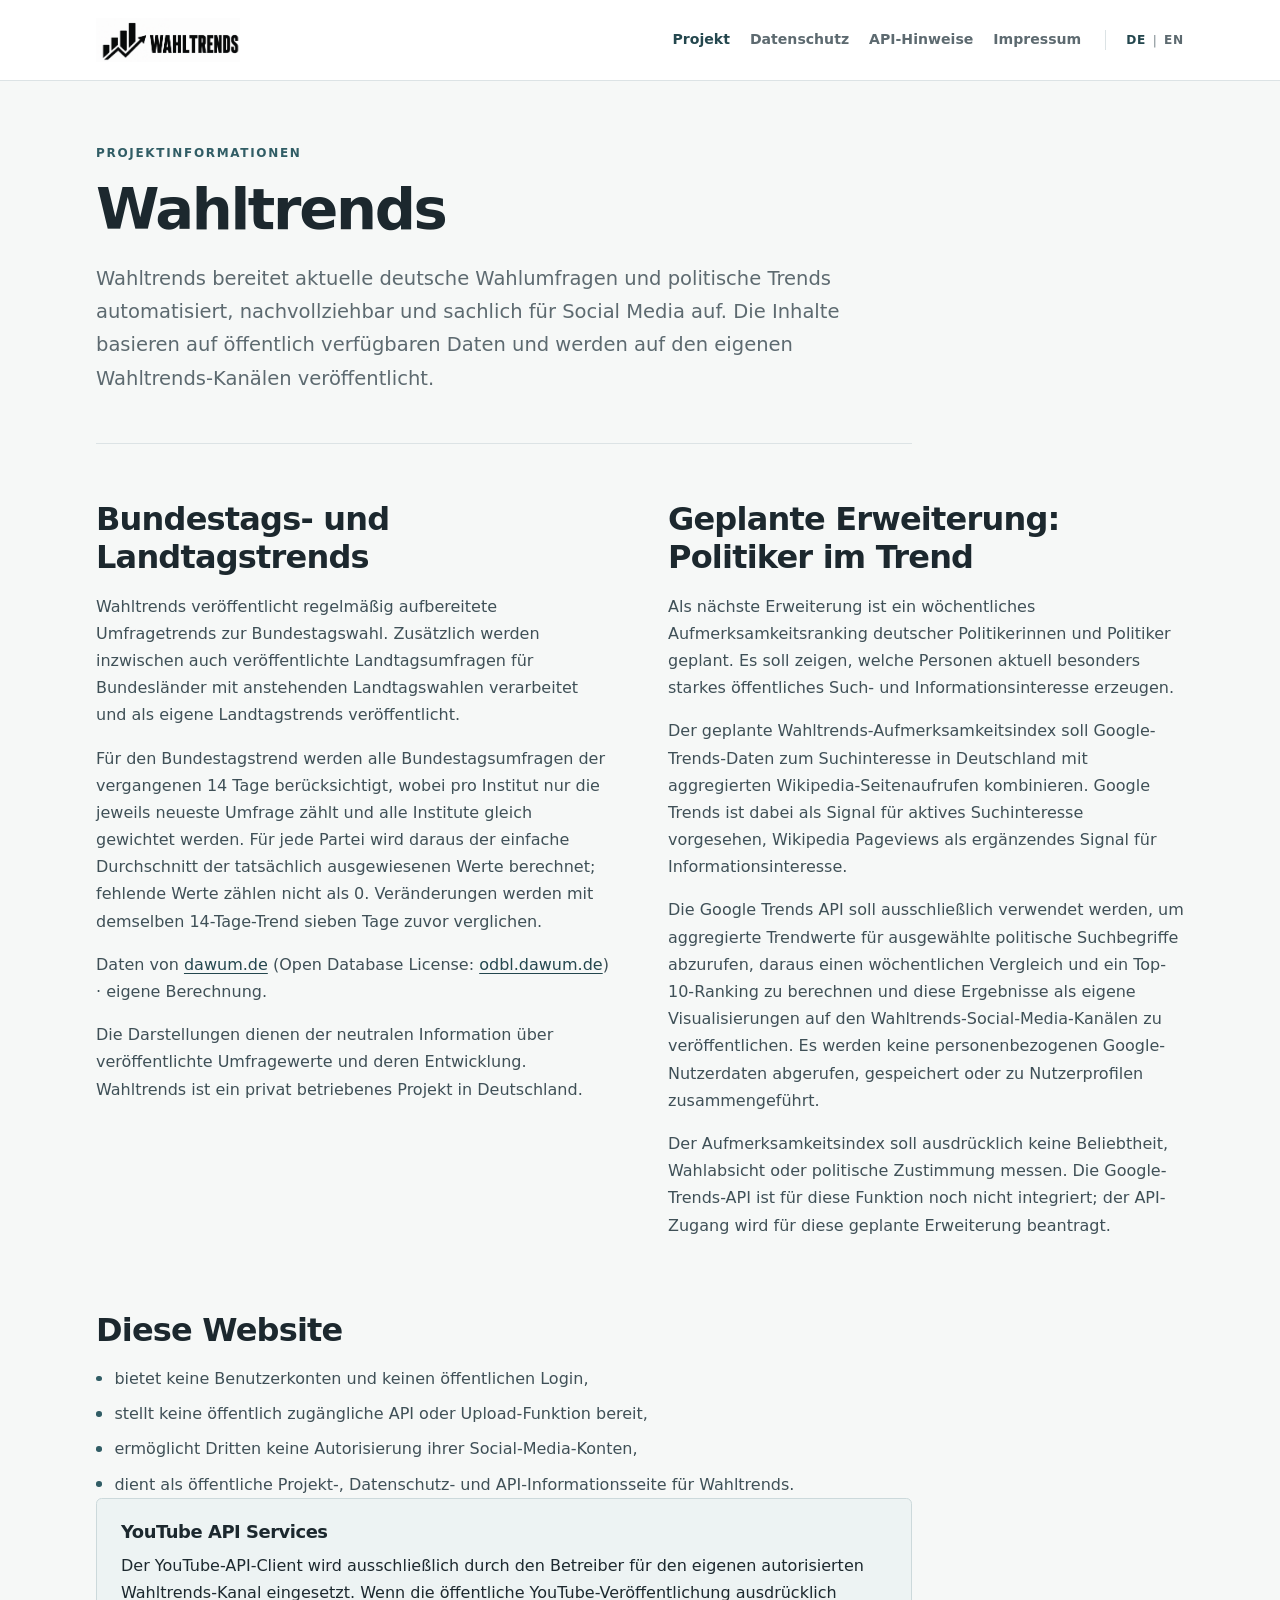
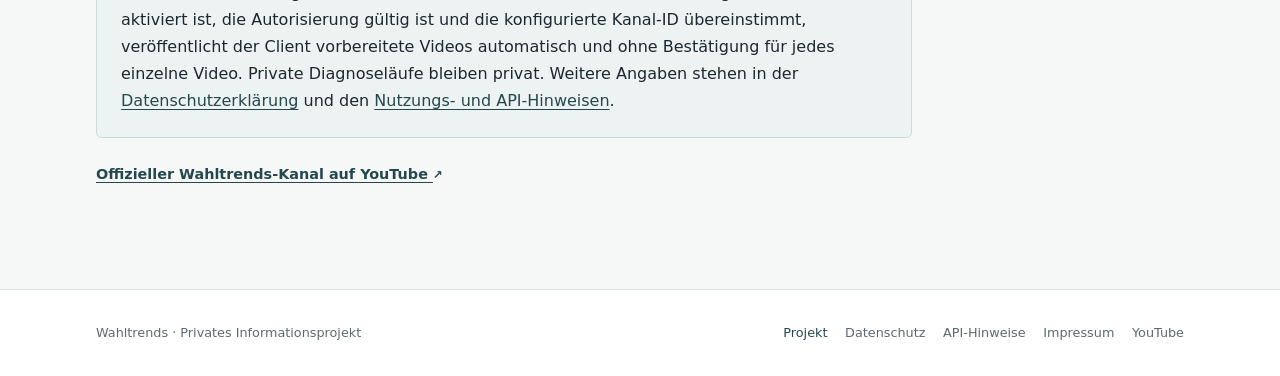
<file: index.html>
<!doctype html>
<html lang="de">
<head>
  <meta charset="utf-8">
  <meta name="viewport" content="width=device-width, initial-scale=1">
  <meta name="robots" content="noindex, nofollow, noarchive, nosnippet">
  <meta name="googlebot" content="noindex, nofollow, noarchive, nosnippet">
  <meta name="description" content="Öffentliche Projekt- und API-Informationen zu Wahltrends, Bundestags- und Landtagstrends sowie dem geplanten politischen Aufmerksamkeitsindex.">
  <title>Projektinformationen | Wahltrends</title>
  <link rel="stylesheet" href="style.css">
</head>
<body>
  <a class="skip-link" href="#inhalt">Zum Inhalt springen</a>
  <header class="site-header">
    <div class="header-inner">
      <a class="brand" href="index.html" aria-label="Wahltrends – Startseite"><img src="assets/logo.png?v=70850fd99919" alt="Wahltrends"></a>
      <div class="header-tools">
        <nav class="nav-links" aria-label="Hauptnavigation">
          <a href="index.html" aria-current="page">Projekt</a>
          <a href="privacy.html">Datenschutz</a>
          <a href="terms.html">API-Hinweise</a>
          <a href="impressum.html">Impressum</a>
        </nav>
        <nav class="language-switch" aria-label="Sprache">
          <a href="index.html" lang="de" aria-current="page">DE</a><span aria-hidden="true">|</span><a href="en/index.html" lang="en" hreflang="en">EN</a>
        </nav>
      </div>
    </div>
  </header>

  <main id="inhalt" class="page page-main">
    <section class="intro">
      <p class="eyebrow">Projektinformationen</p>
      <h1>Wahltrends</h1>
      <p class="lede">Wahltrends bereitet aktuelle deutsche Wahlumfragen und politische Trends automatisiert, nachvollziehbar und sachlich für Social Media auf. Die Inhalte basieren auf öffentlich verfügbaren Daten und werden auf den eigenen Wahltrends-Kanälen veröffentlicht.</p>
    </section>

    <div class="info-grid">
      <section class="info-block">
        <h2>Bundestags- und Landtagstrends</h2>
        <p>Wahltrends veröffentlicht regelmäßig aufbereitete Umfragetrends zur Bundestagswahl. Zusätzlich werden inzwischen auch veröffentlichte Landtagsumfragen für Bundesländer mit anstehenden Landtagswahlen verarbeitet und als eigene Landtagstrends veröffentlicht.</p>
        <p>Für den Bundestagstrend werden alle Bundestagsumfragen der vergangenen 14 Tage berücksichtigt, wobei pro Institut nur die jeweils neueste Umfrage zählt und alle Institute gleich gewichtet werden. Für jede Partei wird daraus der einfache Durchschnitt der tatsächlich ausgewiesenen Werte berechnet; fehlende Werte zählen nicht als 0. Veränderungen werden mit demselben 14-Tage-Trend sieben Tage zuvor verglichen.</p>
        <p>Daten von <a href="https://dawum.de/" target="_blank" rel="noopener noreferrer">dawum.de</a> (Open Database License: <a href="https://odbl.dawum.de/" target="_blank" rel="noopener noreferrer">odbl.dawum.de</a>) · eigene Berechnung.</p>
        <p>Die Darstellungen dienen der neutralen Information über veröffentlichte Umfragewerte und deren Entwicklung. Wahltrends ist ein privat betriebenes Projekt in Deutschland.</p>
      </section>

      <section class="info-block">
        <h2>Geplante Erweiterung: Politiker im Trend</h2>
        <p>Als nächste Erweiterung ist ein wöchentliches Aufmerksamkeitsranking deutscher Politikerinnen und Politiker geplant. Es soll zeigen, welche Personen aktuell besonders starkes öffentliches Such- und Informationsinteresse erzeugen.</p>
        <p>Der geplante Wahltrends-Aufmerksamkeitsindex soll Google-Trends-Daten zum Suchinteresse in Deutschland mit aggregierten Wikipedia-Seitenaufrufen kombinieren. Google Trends ist dabei als Signal für aktives Suchinteresse vorgesehen, Wikipedia Pageviews als ergänzendes Signal für Informationsinteresse.</p>
        <p>Die Google Trends API soll ausschließlich verwendet werden, um aggregierte Trendwerte für ausgewählte politische Suchbegriffe abzurufen, daraus einen wöchentlichen Vergleich und ein Top-10-Ranking zu berechnen und diese Ergebnisse als eigene Visualisierungen auf den Wahltrends-Social-Media-Kanälen zu veröffentlichen. Es werden keine personenbezogenen Google-Nutzerdaten abgerufen, gespeichert oder zu Nutzerprofilen zusammengeführt.</p>
        <p>Der Aufmerksamkeitsindex soll ausdrücklich keine Beliebtheit, Wahlabsicht oder politische Zustimmung messen. Die Google-Trends-API ist für diese Funktion noch nicht integriert; der API-Zugang wird für diese geplante Erweiterung beantragt.</p>
      </section>
    </div>

    <section class="info-block">
      <h2>Diese Website</h2>
      <ul class="plain-list">
        <li>bietet keine Benutzerkonten und keinen öffentlichen Login,</li>
        <li>stellt keine öffentlich zugängliche API oder Upload-Funktion bereit,</li>
        <li>ermöglicht Dritten keine Autorisierung ihrer Social-Media-Konten,</li>
        <li>dient als öffentliche Projekt-, Datenschutz- und API-Informationsseite für Wahltrends.</li>
      </ul>
    </section>

    <section class="notice" aria-labelledby="youtube-api">
      <h2 id="youtube-api">YouTube API Services</h2>
      <p>Der YouTube-API-Client wird ausschließlich durch den Betreiber für den eigenen autorisierten Wahltrends-Kanal eingesetzt. Wenn die öffentliche YouTube-Veröffentlichung ausdrücklich aktiviert ist, die Autorisierung gültig ist und die konfigurierte Kanal-ID übereinstimmt, veröffentlicht der Client vorbereitete Videos automatisch und ohne Bestätigung für jedes einzelne Video. Private Diagnoseläufe bleiben privat. Weitere Angaben stehen in der <a href="privacy.html">Datenschutzerklärung</a> und den <a href="terms.html">Nutzungs- und API-Hinweisen</a>.</p>
    </section>

    <p class="channel-link"><a href="https://www.youtube.com/@Wahltrends" target="_blank" rel="noopener noreferrer">Offizieller Wahltrends-Kanal auf YouTube <span class="external" aria-hidden="true">↗</span></a></p>
  </main>

  <footer class="site-footer">
    <div class="site-footer-inner page">
      <p>Wahltrends · Privates Informationsprojekt</p>
      <nav class="footer-links" aria-label="Fußnavigation">
        <a href="index.html" aria-current="page">Projekt</a><a href="privacy.html">Datenschutz</a><a href="terms.html">API-Hinweise</a><a href="impressum.html">Impressum</a><a href="https://www.youtube.com/@Wahltrends" target="_blank" rel="noopener noreferrer">YouTube</a>
      </nav>
    </div>
  </footer>
</body>
</html>
</file>
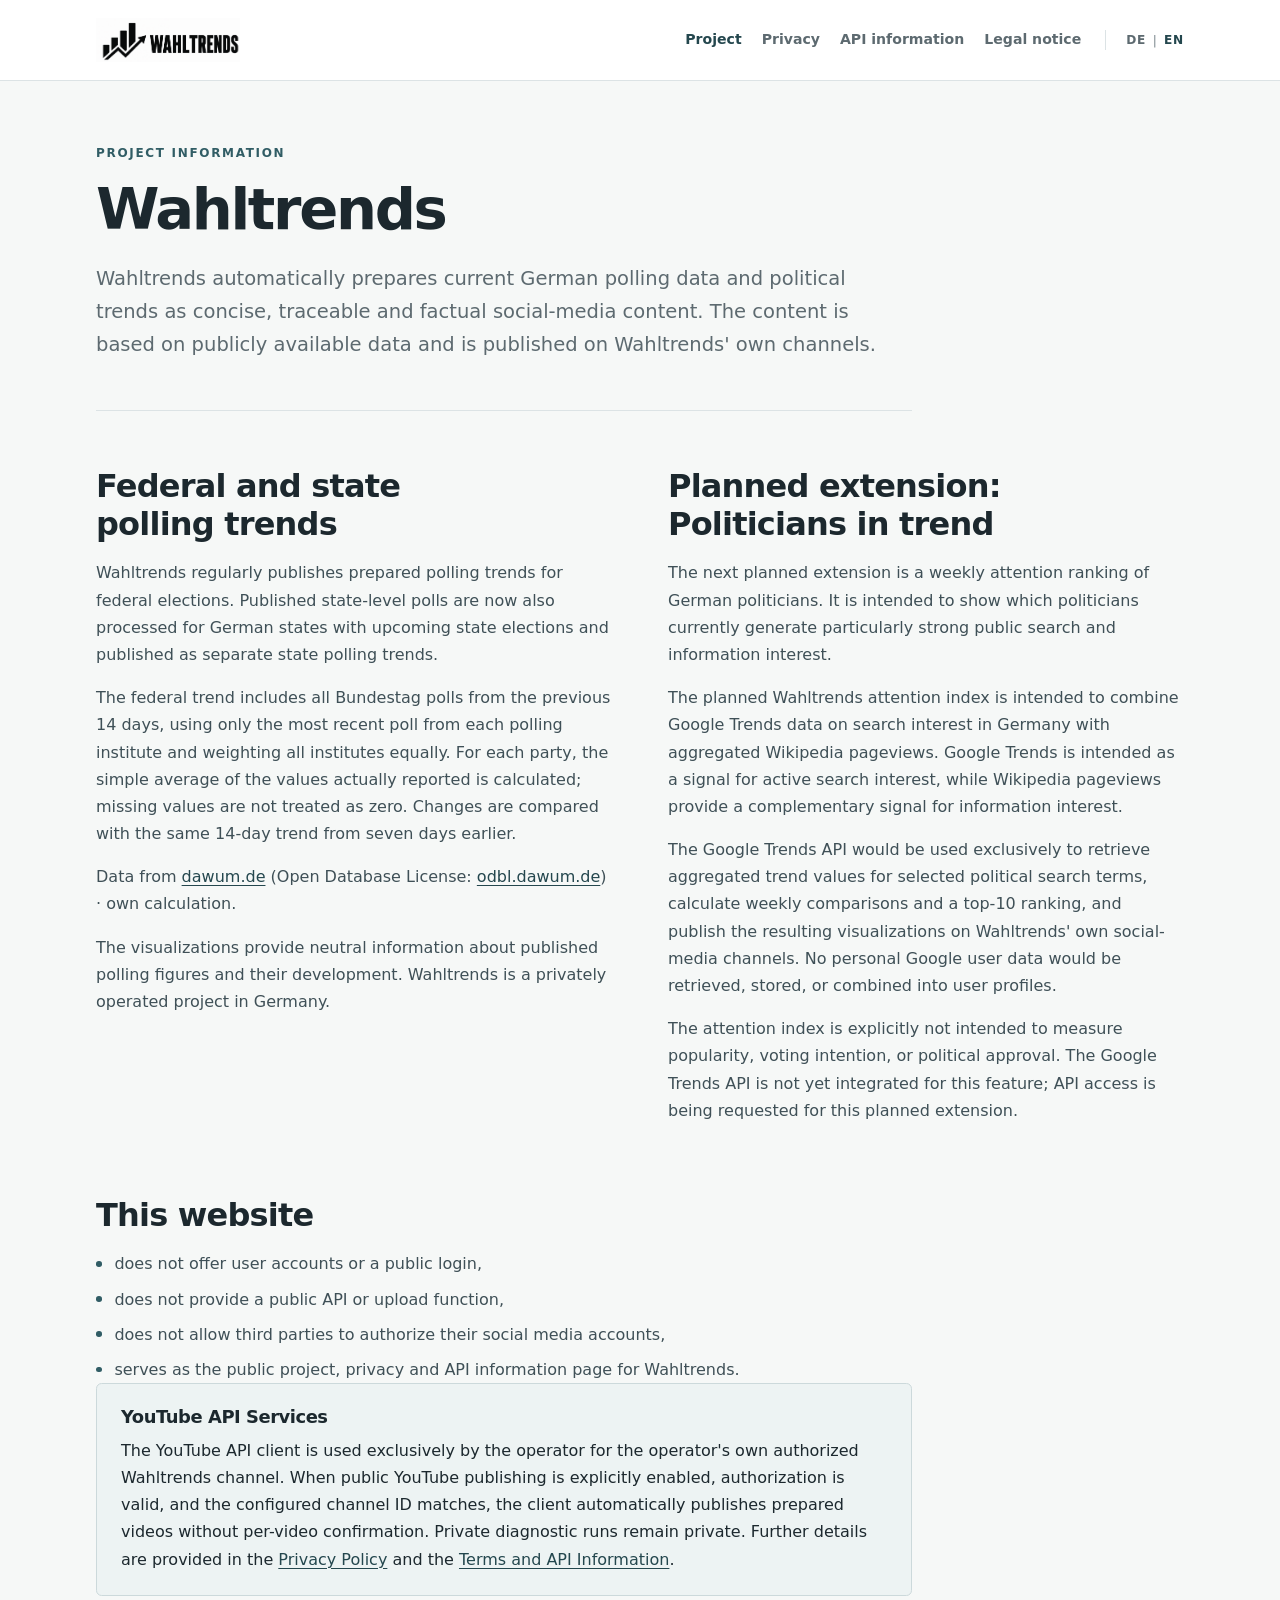
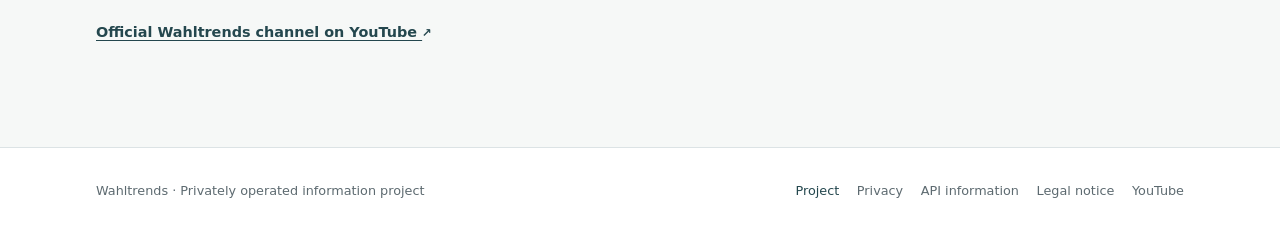
<file: en/index.html>
<!doctype html>
<html lang="en">
<head>
  <meta charset="utf-8">
  <meta name="viewport" content="width=device-width, initial-scale=1">
  <meta name="robots" content="noindex, nofollow, noarchive, nosnippet">
  <meta name="googlebot" content="noindex, nofollow, noarchive, nosnippet">
  <meta name="description" content="Public project and API information for Wahltrends, including federal and state polling trends and the planned political attention index.">
  <title>Project information | Wahltrends</title>
  <link rel="stylesheet" href="../style.css">
</head>
<body>
  <a class="skip-link" href="#content">Skip to content</a>
  <header class="site-header">
    <div class="header-inner">
      <a class="brand" href="index.html" aria-label="Wahltrends – homepage"><img src="../assets/logo.png?v=70850fd99919" alt="Wahltrends"></a>
      <div class="header-tools">
        <nav class="nav-links" aria-label="Main navigation">
          <a href="index.html" aria-current="page">Project</a><a href="privacy.html">Privacy</a><a href="terms.html">API information</a><a href="legal-notice.html">Legal notice</a>
        </nav>
        <nav class="language-switch" aria-label="Language">
          <a href="../index.html" lang="de" hreflang="de">DE</a><span aria-hidden="true">|</span><a href="index.html" lang="en" aria-current="page">EN</a>
        </nav>
      </div>
    </div>
  </header>

  <main id="content" class="page page-main">
    <section class="intro">
      <p class="eyebrow">Project information</p>
      <h1>Wahltrends</h1>
      <p class="lede">Wahltrends automatically prepares current German polling data and political trends as concise, traceable and factual social-media content. The content is based on publicly available data and is published on Wahltrends' own channels.</p>
    </section>

    <div class="info-grid">
      <section class="info-block">
        <h2>Federal and state polling trends</h2>
        <p>Wahltrends regularly publishes prepared polling trends for federal elections. Published state-level polls are now also processed for German states with upcoming state elections and published as separate state polling trends.</p>
        <p>The federal trend includes all Bundestag polls from the previous 14 days, using only the most recent poll from each polling institute and weighting all institutes equally. For each party, the simple average of the values actually reported is calculated; missing values are not treated as zero. Changes are compared with the same 14-day trend from seven days earlier.</p>
        <p>Data from <a href="https://dawum.de/" target="_blank" rel="noopener noreferrer">dawum.de</a> (Open Database License: <a href="https://odbl.dawum.de/" target="_blank" rel="noopener noreferrer">odbl.dawum.de</a>) · own calculation.</p>
        <p>The visualizations provide neutral information about published polling figures and their development. Wahltrends is a privately operated project in Germany.</p>
      </section>

      <section class="info-block">
        <h2>Planned extension: Politicians in trend</h2>
        <p>The next planned extension is a weekly attention ranking of German politicians. It is intended to show which politicians currently generate particularly strong public search and information interest.</p>
        <p>The planned Wahltrends attention index is intended to combine Google Trends data on search interest in Germany with aggregated Wikipedia pageviews. Google Trends is intended as a signal for active search interest, while Wikipedia pageviews provide a complementary signal for information interest.</p>
        <p>The Google Trends API would be used exclusively to retrieve aggregated trend values for selected political search terms, calculate weekly comparisons and a top-10 ranking, and publish the resulting visualizations on Wahltrends' own social-media channels. No personal Google user data would be retrieved, stored, or combined into user profiles.</p>
        <p>The attention index is explicitly not intended to measure popularity, voting intention, or political approval. The Google Trends API is not yet integrated for this feature; API access is being requested for this planned extension.</p>
      </section>
    </div>

    <section class="info-block">
      <h2>This website</h2>
      <ul class="plain-list">
        <li>does not offer user accounts or a public login,</li>
        <li>does not provide a public API or upload function,</li>
        <li>does not allow third parties to authorize their social media accounts,</li>
        <li>serves as the public project, privacy and API information page for Wahltrends.</li>
      </ul>
    </section>

    <section class="notice" aria-labelledby="youtube-api">
      <h2 id="youtube-api">YouTube API Services</h2>
      <p>The YouTube API client is used exclusively by the operator for the operator's own authorized Wahltrends channel. When public YouTube publishing is explicitly enabled, authorization is valid, and the configured channel ID matches, the client automatically publishes prepared videos without per-video confirmation. Private diagnostic runs remain private. Further details are provided in the <a href="privacy.html">Privacy Policy</a> and the <a href="terms.html">Terms and API Information</a>.</p>
    </section>

    <p class="channel-link"><a href="https://www.youtube.com/@Wahltrends" target="_blank" rel="noopener noreferrer">Official Wahltrends channel on YouTube <span class="external" aria-hidden="true">↗</span></a></p>
  </main>

  <footer class="site-footer">
    <div class="site-footer-inner page">
      <p>Wahltrends · Privately operated information project</p>
      <nav class="footer-links" aria-label="Footer navigation">
        <a href="index.html" aria-current="page">Project</a><a href="privacy.html">Privacy</a><a href="terms.html">API information</a><a href="legal-notice.html">Legal notice</a><a href="https://www.youtube.com/@Wahltrends" target="_blank" rel="noopener noreferrer">YouTube</a>
      </nav>
    </div>
  </footer>
</body>
</html>
</file>
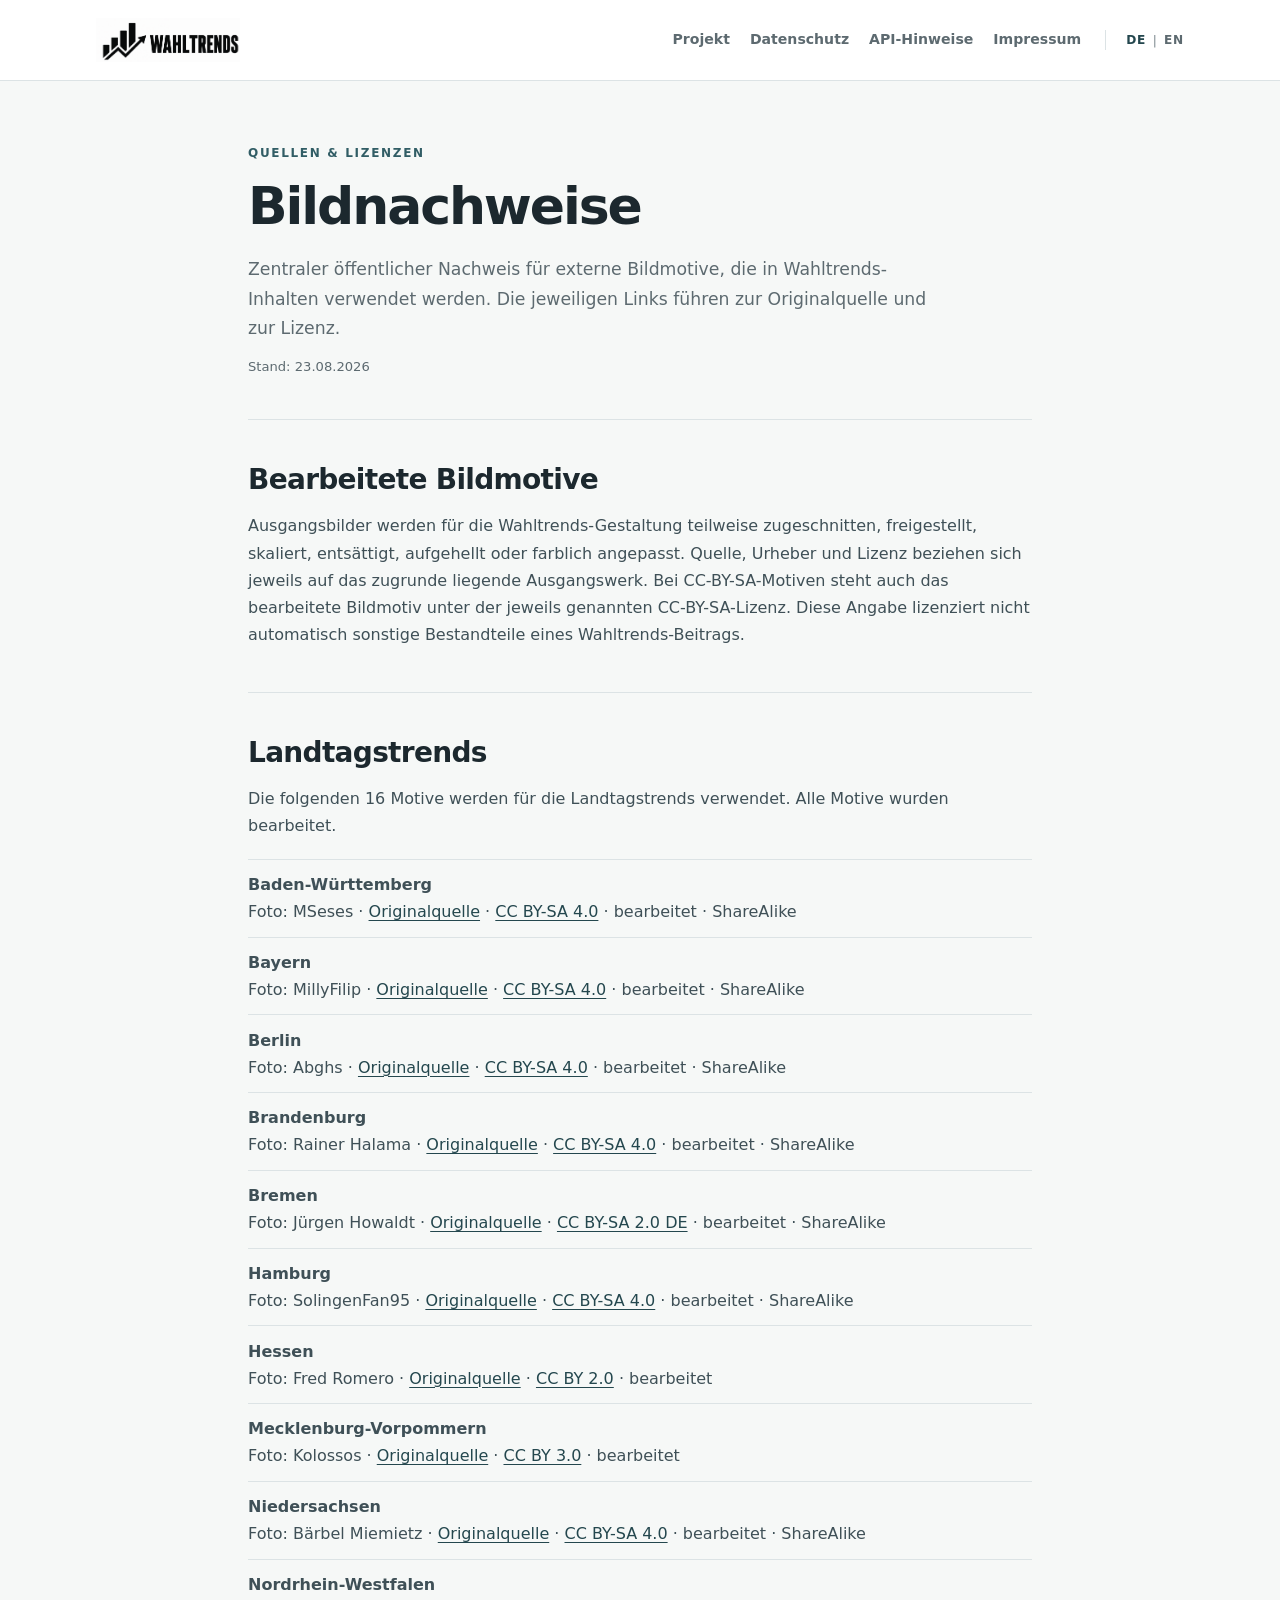
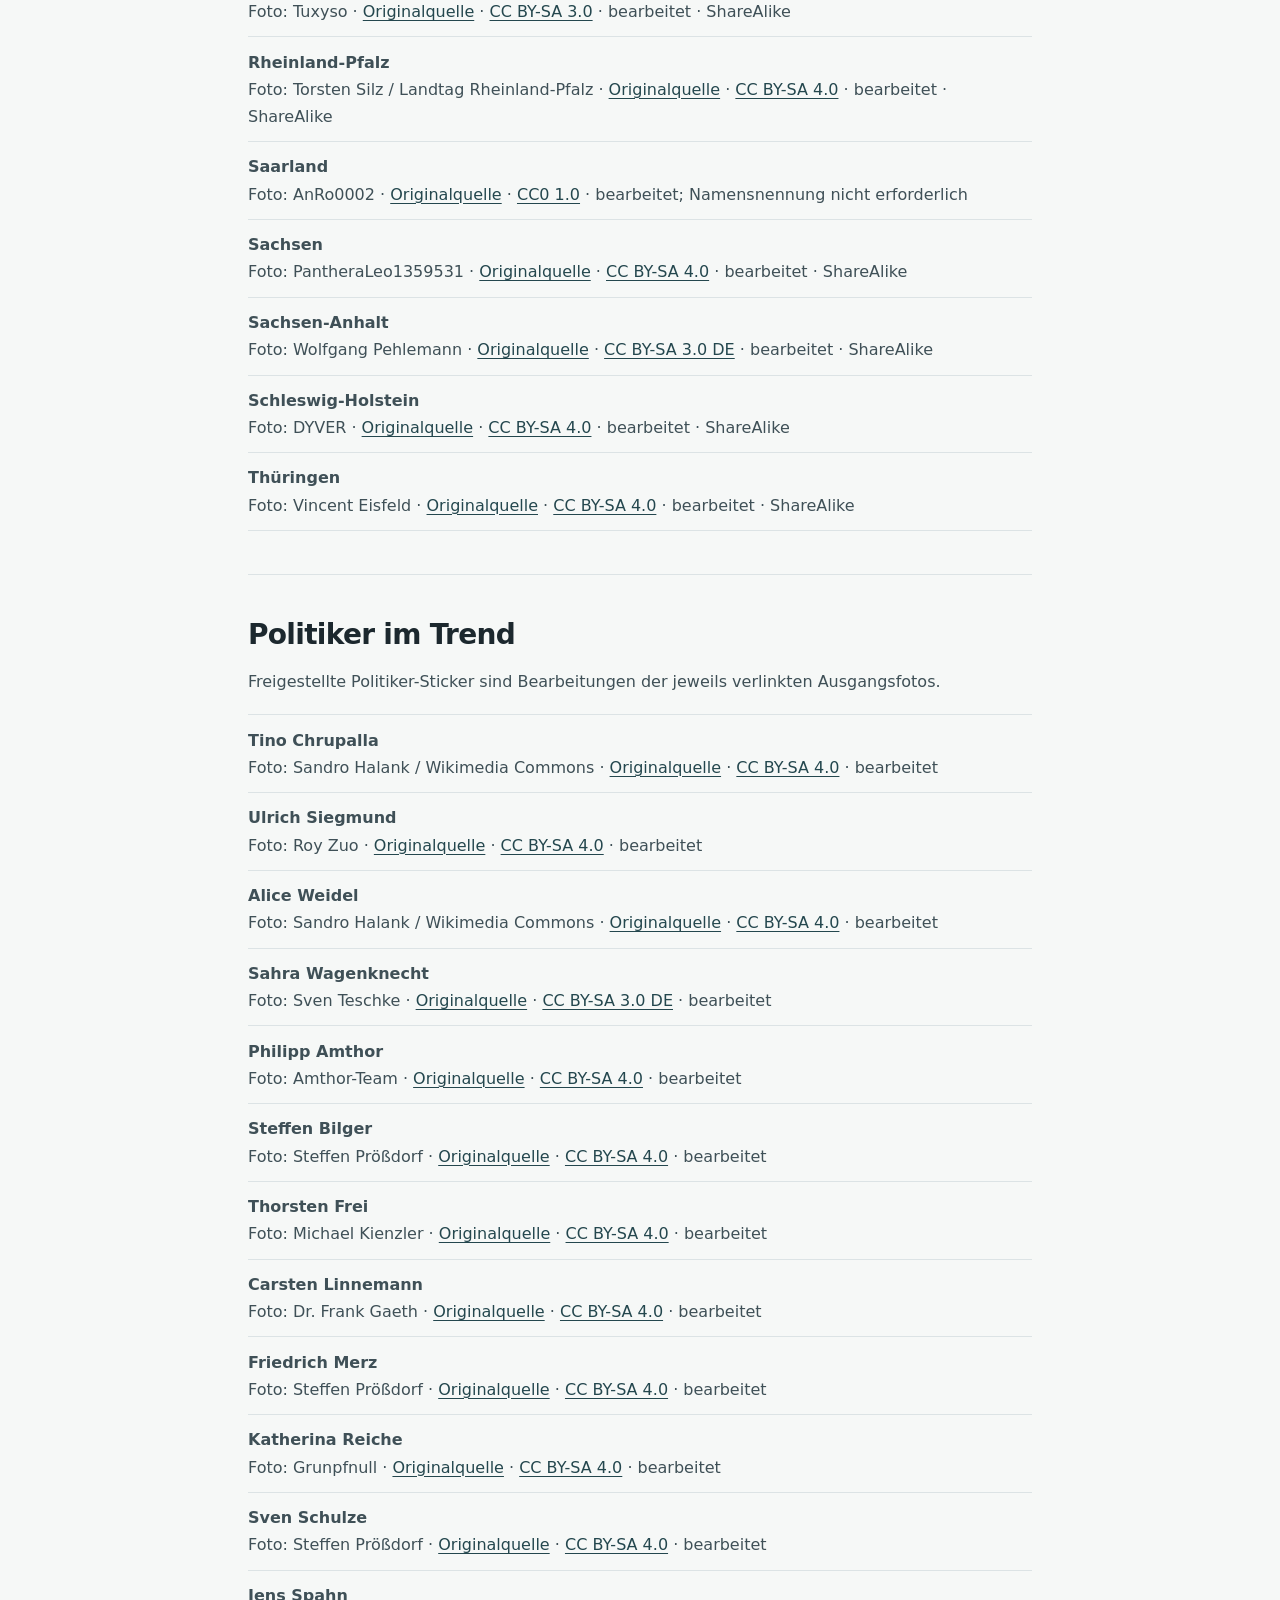
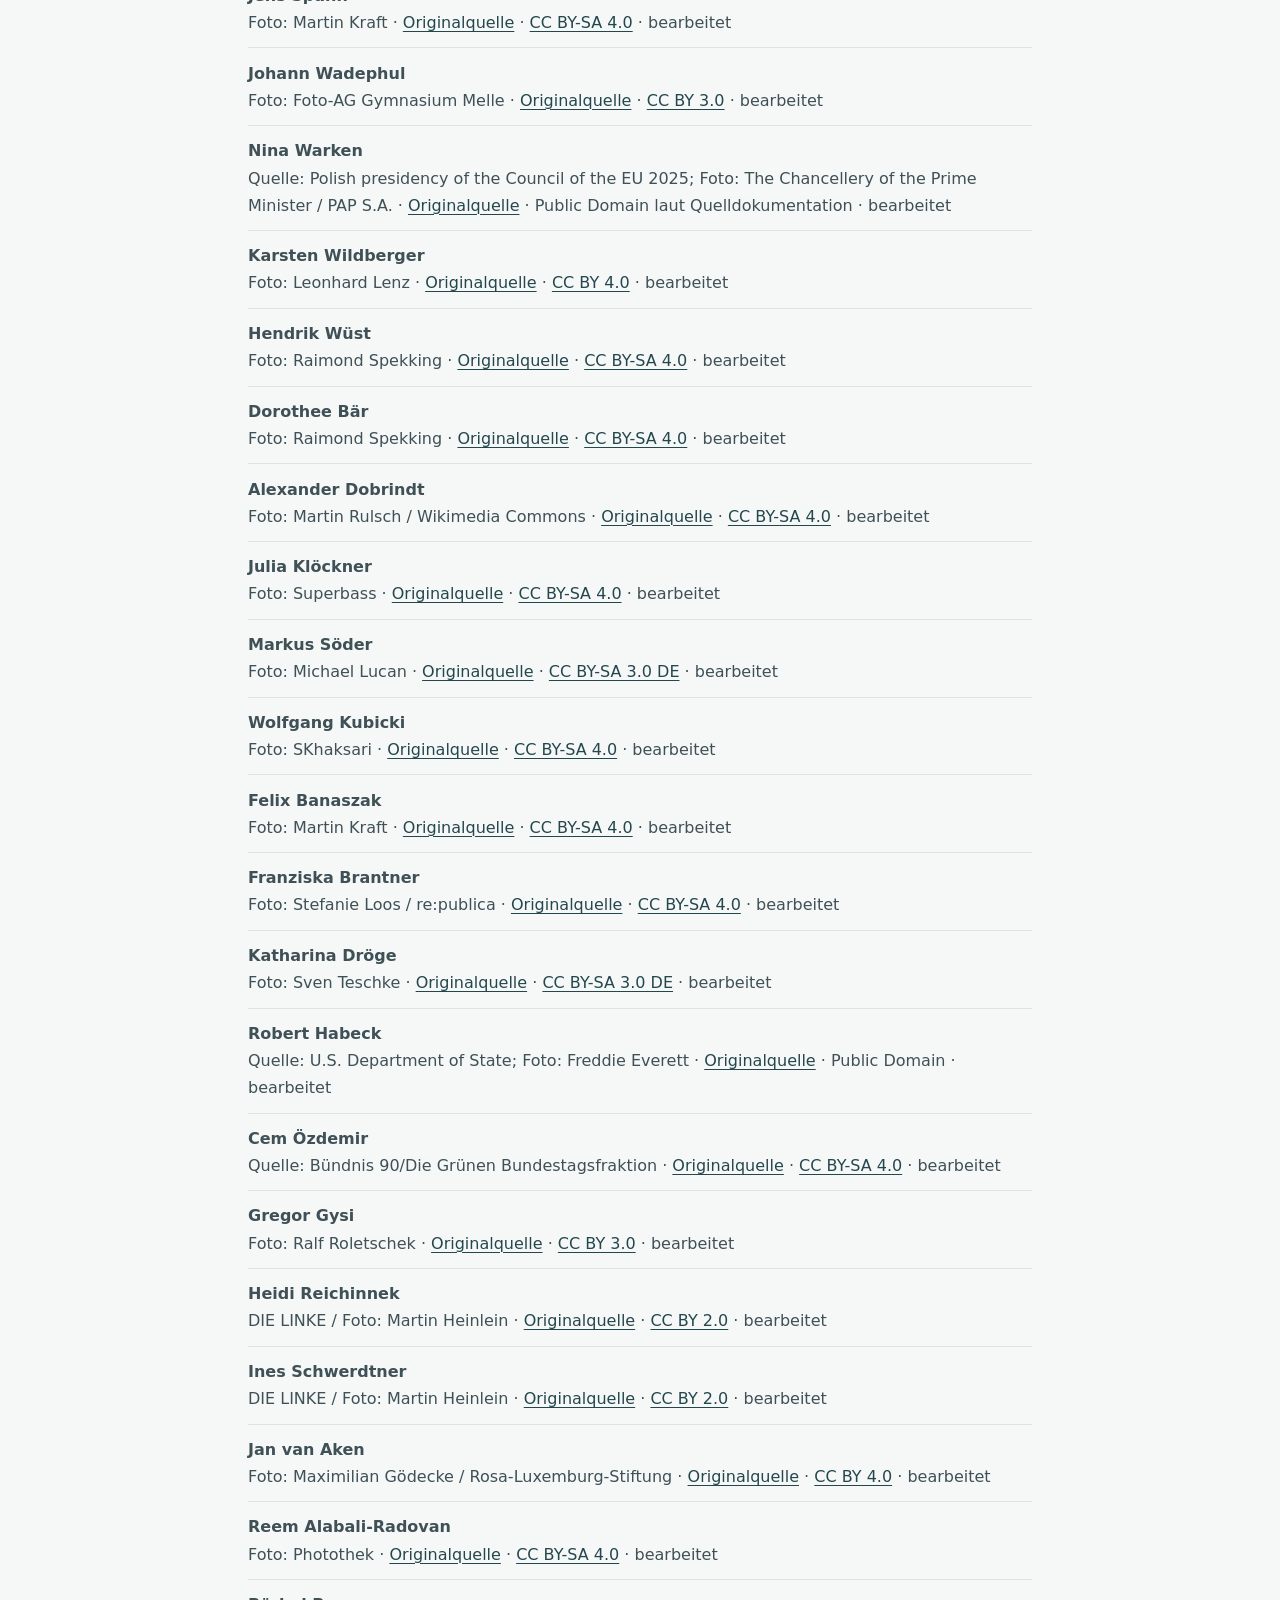
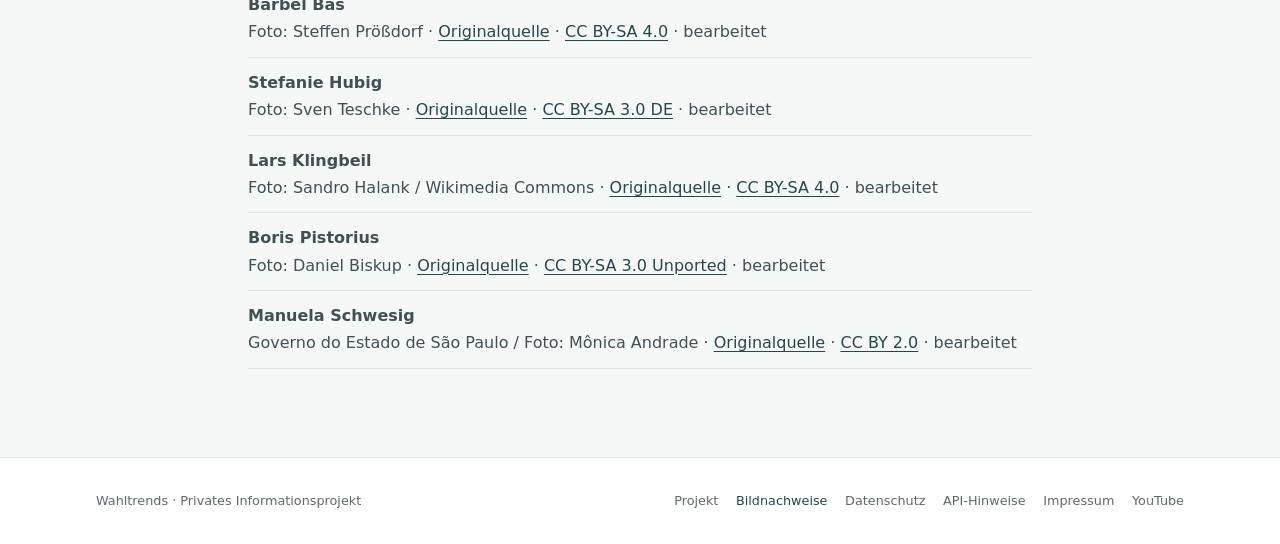
<file: bildnachweise.html>
<!doctype html>
<html lang="de">
<head>
  <meta charset="utf-8">
  <meta name="viewport" content="width=device-width, initial-scale=1">
  <meta name="robots" content="noindex, nofollow, noarchive, nosnippet">
  <meta name="googlebot" content="noindex, nofollow, noarchive, nosnippet">
  <meta name="description" content="Bildnachweise, Quellen und Lizenzangaben zu den von Wahltrends verwendeten Bildmotiven.">
  <title>Bildnachweise | Wahltrends</title>
  <link rel="stylesheet" href="style.css">
</head>
<body>
  <a class="skip-link" href="#inhalt">Zum Inhalt springen</a>
  <header class="site-header">
    <div class="header-inner">
      <a class="brand" href="index.html" aria-label="Wahltrends – Startseite"><img src="assets/logo.png?v=70850fd99919" alt="Wahltrends"></a>
      <div class="header-tools">
        <nav class="nav-links" aria-label="Hauptnavigation">
          <a href="index.html">Projekt</a>
          <a href="privacy.html">Datenschutz</a>
          <a href="terms.html">API-Hinweise</a>
          <a href="impressum.html">Impressum</a>
        </nav>
        <nav class="language-switch" aria-label="Sprache">
          <a href="bildnachweise.html" lang="de" aria-current="page">DE</a><span aria-hidden="true">|</span><a href="en/image-credits.html" lang="en" hreflang="en">EN</a>
        </nav>
      </div>
    </div>
  </header>

  <main id="inhalt" class="page page-main document">
    <header class="document-header">
      <p class="eyebrow">Quellen &amp; Lizenzen</p>
      <h1>Bildnachweise</h1>
      <p class="document-intro">Zentraler öffentlicher Nachweis für externe Bildmotive, die in Wahltrends-Inhalten verwendet werden. Die jeweiligen Links führen zur Originalquelle und zur Lizenz.</p>
      <p class="updated">Stand: 23.08.2026</p>
    </header>

    <div class="document-content">
      <section aria-labelledby="bearbeitung">
        <h2 id="bearbeitung">Bearbeitete Bildmotive</h2>
        <p>Ausgangsbilder werden für die Wahltrends-Gestaltung teilweise zugeschnitten, freigestellt, skaliert, entsättigt, aufgehellt oder farblich angepasst. Quelle, Urheber und Lizenz beziehen sich jeweils auf das zugrunde liegende Ausgangswerk. Bei CC-BY-SA-Motiven steht auch das bearbeitete Bildmotiv unter der jeweils genannten CC-BY-SA-Lizenz. Diese Angabe lizenziert nicht automatisch sonstige Bestandteile eines Wahltrends-Beitrags.</p>
      </section>

      <section aria-labelledby="landtag">
        <h2 id="landtag">Landtagstrends</h2>
        <p>Die folgenden 16 Motive werden für die Landtagstrends verwendet. Alle Motive wurden bearbeitet.</p>
        <ul class="link-list">
          <li><strong>Baden-Württemberg</strong><br>Foto: MSeses · <a href="https://commons.wikimedia.org/wiki/File:Landtag_von_Baden-W%C3%BCrttemberg_01.jpg" target="_blank" rel="noopener noreferrer">Originalquelle</a> · <a href="https://creativecommons.org/licenses/by-sa/4.0/" target="_blank" rel="noopener noreferrer">CC BY-SA 4.0</a> · bearbeitet · ShareAlike</li>
          <li><strong>Bayern</strong><br>Foto: MillyFilip · <a href="https://commons.wikimedia.org/wiki/File:Maximilianeum_Bayerischer_Landtag.jpg" target="_blank" rel="noopener noreferrer">Originalquelle</a> · <a href="https://creativecommons.org/licenses/by-sa/4.0/" target="_blank" rel="noopener noreferrer">CC BY-SA 4.0</a> · bearbeitet · ShareAlike</li>
          <li><strong>Berlin</strong><br>Foto: Abghs · <a href="https://commons.wikimedia.org/wiki/File:Abgeordnetenhaus.jpg" target="_blank" rel="noopener noreferrer">Originalquelle</a> · <a href="https://creativecommons.org/licenses/by-sa/4.0/" target="_blank" rel="noopener noreferrer">CC BY-SA 4.0</a> · bearbeitet · ShareAlike</li>
          <li><strong>Brandenburg</strong><br>Foto: Rainer Halama · <a href="https://commons.wikimedia.org/wiki/File:Potsdam-Stadtschloss-WUS03102.jpg" target="_blank" rel="noopener noreferrer">Originalquelle</a> · <a href="https://creativecommons.org/licenses/by-sa/4.0/" target="_blank" rel="noopener noreferrer">CC BY-SA 4.0</a> · bearbeitet · ShareAlike</li>
          <li><strong>Bremen</strong><br>Foto: Jürgen Howaldt · <a href="https://commons.wikimedia.org/wiki/File:Haus-der-Buergerschaft-01.jpg" target="_blank" rel="noopener noreferrer">Originalquelle</a> · <a href="https://creativecommons.org/licenses/by-sa/2.0/de/" target="_blank" rel="noopener noreferrer">CC BY-SA 2.0 DE</a> · bearbeitet · ShareAlike</li>
          <li><strong>Hamburg</strong><br>Foto: SolingenFan95 · <a href="https://commons.wikimedia.org/wiki/File:Hamburger_Rathaus_Frontalaufnahme.jpg" target="_blank" rel="noopener noreferrer">Originalquelle</a> · <a href="https://creativecommons.org/licenses/by-sa/4.0/" target="_blank" rel="noopener noreferrer">CC BY-SA 4.0</a> · bearbeitet · ShareAlike</li>
          <li><strong>Hessen</strong><br>Foto: Fred Romero · <a href="https://commons.wikimedia.org/wiki/File:Wiesbaden_-_Hessischer_Landtag.jpg" target="_blank" rel="noopener noreferrer">Originalquelle</a> · <a href="https://creativecommons.org/licenses/by/2.0/" target="_blank" rel="noopener noreferrer">CC BY 2.0</a> · bearbeitet</li>
          <li><strong>Mecklenburg-Vorpommern</strong><br>Foto: Kolossos · <a href="https://commons.wikimedia.org/wiki/File:Schwerin-Schloss-gp2.jpg" target="_blank" rel="noopener noreferrer">Originalquelle</a> · <a href="https://creativecommons.org/licenses/by/3.0/" target="_blank" rel="noopener noreferrer">CC BY 3.0</a> · bearbeitet</li>
          <li><strong>Niedersachsen</strong><br>Foto: Bärbel Miemietz · <a href="https://commons.wikimedia.org/wiki/File:2023-09-08_Leineschloss_(Hannover,_Germany).jpg" target="_blank" rel="noopener noreferrer">Originalquelle</a> · <a href="https://creativecommons.org/licenses/by-sa/4.0/" target="_blank" rel="noopener noreferrer">CC BY-SA 4.0</a> · bearbeitet · ShareAlike</li>
          <li><strong>Nordrhein-Westfalen</strong><br>Foto: Tuxyso · <a href="https://commons.wikimedia.org/wiki/File:Landtag-Duesseldorf-2021.jpg" target="_blank" rel="noopener noreferrer">Originalquelle</a> · <a href="https://creativecommons.org/licenses/by-sa/3.0/" target="_blank" rel="noopener noreferrer">CC BY-SA 3.0</a> · bearbeitet · ShareAlike</li>
          <li><strong>Rheinland-Pfalz</strong><br>Foto: Torsten Silz / Landtag Rheinland-Pfalz · <a href="https://commons.wikimedia.org/wiki/File:Deutschhaus_saniert.jpg" target="_blank" rel="noopener noreferrer">Originalquelle</a> · <a href="https://creativecommons.org/licenses/by-sa/4.0/" target="_blank" rel="noopener noreferrer">CC BY-SA 4.0</a> · bearbeitet · ShareAlike</li>
          <li><strong>Saarland</strong><br>Foto: AnRo0002 · <a href="https://commons.wikimedia.org/wiki/File:20110214Landtag_Saarbr%C3%BCcken03.jpg" target="_blank" rel="noopener noreferrer">Originalquelle</a> · <a href="https://creativecommons.org/publicdomain/zero/1.0/" target="_blank" rel="noopener noreferrer">CC0 1.0</a> · bearbeitet; Namensnennung nicht erforderlich</li>
          <li><strong>Sachsen</strong><br>Foto: PantheraLeo1359531 · <a href="https://commons.wikimedia.org/wiki/File:S%C3%A4chsischer_Landtag_Dresden_02082019_05.jpg" target="_blank" rel="noopener noreferrer">Originalquelle</a> · <a href="https://creativecommons.org/licenses/by-sa/4.0/" target="_blank" rel="noopener noreferrer">CC BY-SA 4.0</a> · bearbeitet · ShareAlike</li>
          <li><strong>Sachsen-Anhalt</strong><br>Foto: Wolfgang Pehlemann · <a href="https://commons.wikimedia.org/wiki/File:Magdeburg_Landtag_von_Sachsen_Anhalt_Domplatz_6-9_Foto_Wolfgang_Pehlemann_012_9A_2007.jpg" target="_blank" rel="noopener noreferrer">Originalquelle</a> · <a href="https://creativecommons.org/licenses/by-sa/3.0/de/" target="_blank" rel="noopener noreferrer">CC BY-SA 3.0 DE</a> · bearbeitet · ShareAlike</li>
          <li><strong>Schleswig-Holstein</strong><br>Foto: DYVER · <a href="https://commons.wikimedia.org/wiki/File:Schleswig-Holsteinischer_Landtag_2021.jpg" target="_blank" rel="noopener noreferrer">Originalquelle</a> · <a href="https://creativecommons.org/licenses/by-sa/4.0/" target="_blank" rel="noopener noreferrer">CC BY-SA 4.0</a> · bearbeitet · ShareAlike</li>
          <li><strong>Thüringen</strong><br>Foto: Vincent Eisfeld · <a href="https://commons.wikimedia.org/wiki/File:Landtagsgeb%C3%A4ude_Th%C3%BCringen.JPG" target="_blank" rel="noopener noreferrer">Originalquelle</a> · <a href="https://creativecommons.org/licenses/by-sa/4.0/" target="_blank" rel="noopener noreferrer">CC BY-SA 4.0</a> · bearbeitet · ShareAlike</li>
        </ul>
      </section>

      <section aria-labelledby="politiker">
        <h2 id="politiker">Politiker im Trend</h2>
        <p>Freigestellte Politiker-Sticker sind Bearbeitungen der jeweils verlinkten Ausgangsfotos.</p>
        <ul class="link-list">
          <li><strong>Tino Chrupalla</strong><br>Foto: Sandro Halank / Wikimedia Commons · <a href="https://commons.wikimedia.org/wiki/File:2025-03-02_Wahlabend_Hamburg_by_Sandro_Halank%E2%80%93029.jpg" target="_blank" rel="noopener noreferrer">Originalquelle</a> · <a href="https://creativecommons.org/licenses/by-sa/4.0/" target="_blank" rel="noopener noreferrer">CC BY-SA 4.0</a> · bearbeitet</li>
          <li><strong>Ulrich Siegmund</strong><br>Foto: Roy Zuo · <a href="https://commons.wikimedia.org/wiki/File:(2026)_AfD_Ulrich_Siegmund_160831044.jpg" target="_blank" rel="noopener noreferrer">Originalquelle</a> · <a href="https://creativecommons.org/licenses/by-sa/4.0/" target="_blank" rel="noopener noreferrer">CC BY-SA 4.0</a> · bearbeitet</li>
          <li><strong>Alice Weidel</strong><br>Foto: Sandro Halank / Wikimedia Commons · <a href="https://commons.wikimedia.org/wiki/File:2019-09-01_Wahlabend_Sachsen_by_Sandro_Halank%E2%80%93039.jpg" target="_blank" rel="noopener noreferrer">Originalquelle</a> · <a href="https://creativecommons.org/licenses/by-sa/4.0/" target="_blank" rel="noopener noreferrer">CC BY-SA 4.0</a> · bearbeitet</li>
          <li><strong>Sahra Wagenknecht</strong><br>Foto: Sven Teschke · <a href="https://commons.wikimedia.org/wiki/File:2014-09-11_-_Sahra_Wagenknecht_MdB_-_8301.jpg" target="_blank" rel="noopener noreferrer">Originalquelle</a> · <a href="https://creativecommons.org/licenses/by-sa/3.0/de/" target="_blank" rel="noopener noreferrer">CC BY-SA 3.0 DE</a> · bearbeitet</li>
          <li><strong>Philipp Amthor</strong><br>Foto: Amthor-Team · <a href="https://commons.wikimedia.org/wiki/File:Foto_Philipp_Amthor.jpg" target="_blank" rel="noopener noreferrer">Originalquelle</a> · <a href="https://creativecommons.org/licenses/by-sa/4.0/" target="_blank" rel="noopener noreferrer">CC BY-SA 4.0</a> · bearbeitet</li>
          <li><strong>Steffen Bilger</strong><br>Foto: Steffen Prößdorf · <a href="https://commons.wikimedia.org/wiki/File:Steffen_Bilger,_Bundestag,_IMG_1446_LR7,5_by_Stepro.jpg" target="_blank" rel="noopener noreferrer">Originalquelle</a> · <a href="https://creativecommons.org/licenses/by-sa/4.0/" target="_blank" rel="noopener noreferrer">CC BY-SA 4.0</a> · bearbeitet</li>
          <li><strong>Thorsten Frei</strong><br>Foto: Michael Kienzler · <a href="https://commons.wikimedia.org/wiki/File:Thorsten_Frei_2017.jpg" target="_blank" rel="noopener noreferrer">Originalquelle</a> · <a href="https://creativecommons.org/licenses/by-sa/4.0/" target="_blank" rel="noopener noreferrer">CC BY-SA 4.0</a> · bearbeitet</li>
          <li><strong>Carsten Linnemann</strong><br>Foto: Dr. Frank Gaeth · <a href="https://commons.wikimedia.org/wiki/File:Carsten_Linnemann_2023_b.jpg" target="_blank" rel="noopener noreferrer">Originalquelle</a> · <a href="https://creativecommons.org/licenses/by-sa/4.0/" target="_blank" rel="noopener noreferrer">CC BY-SA 4.0</a> · bearbeitet</li>
          <li><strong>Friedrich Merz</strong><br>Foto: Steffen Prößdorf · <a href="https://commons.wikimedia.org/wiki/File:2024-08-21_Event,_CDU,_Wahlkampf_mit_Friedrich_Merz_in_Erfurt_2024_STP_3041_by_Stepro_(cropped).jpg" target="_blank" rel="noopener noreferrer">Originalquelle</a> · <a href="https://creativecommons.org/licenses/by-sa/4.0/" target="_blank" rel="noopener noreferrer">CC BY-SA 4.0</a> · bearbeitet</li>
          <li><strong>Katherina Reiche</strong><br>Foto: Grunpfnull · <a href="https://commons.wikimedia.org/wiki/File:AC_SO_Karlspreis-Europa-Forum_2026_13._Mai_Katherina_Reiche_I.jpg" target="_blank" rel="noopener noreferrer">Originalquelle</a> · <a href="https://creativecommons.org/licenses/by-sa/4.0/" target="_blank" rel="noopener noreferrer">CC BY-SA 4.0</a> · bearbeitet</li>
          <li><strong>Sven Schulze</strong><br>Foto: Steffen Prößdorf · <a href="https://commons.wikimedia.org/wiki/File:2024-08-21_Event,_CDU,_Wahlkampf_mit_Friedrich_Merz_in_Erfurt_2024_STP_3079_by_Stepro.jpg" target="_blank" rel="noopener noreferrer">Originalquelle</a> · <a href="https://creativecommons.org/licenses/by-sa/4.0/" target="_blank" rel="noopener noreferrer">CC BY-SA 4.0</a> · bearbeitet</li>
          <li><strong>Jens Spahn</strong><br>Foto: Martin Kraft · <a href="https://commons.wikimedia.org/wiki/File:MJKr01695_Jens_Spahn_(NRW-Empfang,_Berlinale_2020).jpg" target="_blank" rel="noopener noreferrer">Originalquelle</a> · <a href="https://creativecommons.org/licenses/by-sa/4.0/" target="_blank" rel="noopener noreferrer">CC BY-SA 4.0</a> · bearbeitet</li>
          <li><strong>Johann Wadephul</strong><br>Foto: Foto-AG Gymnasium Melle · <a href="https://commons.wikimedia.org/wiki/File:Wadephul,_Johann-1249.jpg" target="_blank" rel="noopener noreferrer">Originalquelle</a> · <a href="https://creativecommons.org/licenses/by/3.0/" target="_blank" rel="noopener noreferrer">CC BY 3.0</a> · bearbeitet</li>
          <li><strong>Nina Warken</strong><br>Quelle: Polish presidency of the Council of the EU 2025; Foto: The Chancellery of the Prime Minister / PAP S.A. · <a href="https://commons.wikimedia.org/wiki/File:Employment,_Social_Policy,_Health_and_Consumer_Affairs_Council._2025-06-20_(cropped).jpg" target="_blank" rel="noopener noreferrer">Originalquelle</a> · Public Domain laut Quelldokumentation · bearbeitet</li>
          <li><strong>Karsten Wildberger</strong><br>Foto: Leonhard Lenz · <a href="https://commons.wikimedia.org/wiki/File:Karsten_Wildberger_at_Republica25_2025-05-27_01.jpg" target="_blank" rel="noopener noreferrer">Originalquelle</a> · <a href="https://creativecommons.org/licenses/by/4.0/" target="_blank" rel="noopener noreferrer">CC BY 4.0</a> · bearbeitet</li>
          <li><strong>Hendrik Wüst</strong><br>Foto: Raimond Spekking · <a href="https://commons.wikimedia.org/wiki/File:Er%C3%B6ffnung_ICE-Instandhaltungswerk_K%C3%B6ln-Nippes-9251_(cropped).jpg" target="_blank" rel="noopener noreferrer">Originalquelle</a> · <a href="https://creativecommons.org/licenses/by-sa/4.0/" target="_blank" rel="noopener noreferrer">CC BY-SA 4.0</a> · bearbeitet</li>
          <li><strong>Dorothee Bär</strong><br>Foto: Raimond Spekking · <a href="https://commons.wikimedia.org/wiki/File:Hart_aber_fair_2024-12-02-8076.jpg" target="_blank" rel="noopener noreferrer">Originalquelle</a> · <a href="https://creativecommons.org/licenses/by-sa/4.0/" target="_blank" rel="noopener noreferrer">CC BY-SA 4.0</a> · bearbeitet</li>
          <li><strong>Alexander Dobrindt</strong><br>Foto: Martin Rulsch / Wikimedia Commons · <a href="https://commons.wikimedia.org/wiki/File:2025-05-05_Unterzeichnung_des_Koalitionsvertrages_der_21._Wahlperiode_des_Bundestages_(Martin_Rulsch)_153.jpg" target="_blank" rel="noopener noreferrer">Originalquelle</a> · <a href="https://creativecommons.org/licenses/by-sa/4.0/" target="_blank" rel="noopener noreferrer">CC BY-SA 4.0</a> · bearbeitet</li>
          <li><strong>Julia Klöckner</strong><br>Foto: Superbass · <a href="https://commons.wikimedia.org/wiki/File:2024-05-28-Julia_Kl%C3%B6ckner-Hart_aber_fair-5323.jpg" target="_blank" rel="noopener noreferrer">Originalquelle</a> · <a href="https://creativecommons.org/licenses/by-sa/4.0/" target="_blank" rel="noopener noreferrer">CC BY-SA 4.0</a> · bearbeitet</li>
          <li><strong>Markus Söder</strong><br>Foto: Michael Lucan · <a href="https://commons.wikimedia.org/wiki/File:2022-02-21_Dr._Markus_Soeder-1926.jpg" target="_blank" rel="noopener noreferrer">Originalquelle</a> · <a href="https://creativecommons.org/licenses/by-sa/3.0/de/" target="_blank" rel="noopener noreferrer">CC BY-SA 3.0 DE</a> · bearbeitet</li>
          <li><strong>Wolfgang Kubicki</strong><br>Foto: SKhaksari · <a href="https://commons.wikimedia.org/wiki/File:Wolfgang_Kubicki_by_Sanjar_Khaksari.jpg" target="_blank" rel="noopener noreferrer">Originalquelle</a> · <a href="https://creativecommons.org/licenses/by-sa/4.0/" target="_blank" rel="noopener noreferrer">CC BY-SA 4.0</a> · bearbeitet</li>
          <li><strong>Felix Banaszak</strong><br>Foto: Martin Kraft · <a href="https://commons.wikimedia.org/wiki/File:MKr365435_Felix_Banaszak_(Gr%C3%BCne_BDK_2024).jpg" target="_blank" rel="noopener noreferrer">Originalquelle</a> · <a href="https://creativecommons.org/licenses/by-sa/4.0/" target="_blank" rel="noopener noreferrer">CC BY-SA 4.0</a> · bearbeitet</li>
          <li><strong>Franziska Brantner</strong><br>Foto: Stefanie Loos / re:publica · <a href="https://commons.wikimedia.org/wiki/File:Re-publica_2026_-_Tag_2_(55280410512).jpg" target="_blank" rel="noopener noreferrer">Originalquelle</a> · <a href="https://creativecommons.org/licenses/by-sa/4.0/" target="_blank" rel="noopener noreferrer">CC BY-SA 4.0</a> · bearbeitet</li>
          <li><strong>Katharina Dröge</strong><br>Foto: Sven Teschke · <a href="https://commons.wikimedia.org/wiki/File:2014-09-09_-_Katharina_Dr%C3%B6ge_MdB_-_6978.jpg" target="_blank" rel="noopener noreferrer">Originalquelle</a> · <a href="https://creativecommons.org/licenses/by-sa/3.0/de/" target="_blank" rel="noopener noreferrer">CC BY-SA 3.0 DE</a> · bearbeitet</li>
          <li><strong>Robert Habeck</strong><br>Quelle: U.S. Department of State; Foto: Freddie Everett · <a href="https://commons.wikimedia.org/wiki/File:Robert_Habeck_(2023).jpg" target="_blank" rel="noopener noreferrer">Originalquelle</a> · Public Domain · bearbeitet</li>
          <li><strong>Cem Özdemir</strong><br>Quelle: Bündnis 90/Die Grünen Bundestagsfraktion · <a href="https://commons.wikimedia.org/wiki/File:Cem_%C3%96zdemir_MdB.jpg" target="_blank" rel="noopener noreferrer">Originalquelle</a> · <a href="https://creativecommons.org/licenses/by-sa/4.0/" target="_blank" rel="noopener noreferrer">CC BY-SA 4.0</a> · bearbeitet</li>
          <li><strong>Gregor Gysi</strong><br>Foto: Ralf Roletschek · <a href="https://commons.wikimedia.org/wiki/File:Gregor_Gysi_(2013).jpg" target="_blank" rel="noopener noreferrer">Originalquelle</a> · <a href="https://creativecommons.org/licenses/by/3.0/" target="_blank" rel="noopener noreferrer">CC BY 3.0</a> · bearbeitet</li>
          <li><strong>Heidi Reichinnek</strong><br>DIE LINKE / Foto: Martin Heinlein · <a href="https://commons.wikimedia.org/wiki/File:Spitzenduo_zur_Bundestagswahl_-_54129798709.jpg" target="_blank" rel="noopener noreferrer">Originalquelle</a> · <a href="https://creativecommons.org/licenses/by/2.0/" target="_blank" rel="noopener noreferrer">CC BY 2.0</a> · bearbeitet</li>
          <li><strong>Ines Schwerdtner</strong><br>DIE LINKE / Foto: Martin Heinlein · <a href="https://commons.wikimedia.org/wiki/File:Bundespressekonferenz_der_Linken_nach_der_Bundestagswahl_2025_-_54348142088.jpg" target="_blank" rel="noopener noreferrer">Originalquelle</a> · <a href="https://creativecommons.org/licenses/by/2.0/" target="_blank" rel="noopener noreferrer">CC BY 2.0</a> · bearbeitet</li>
          <li><strong>Jan van Aken</strong><br>Foto: Maximilian Gödecke / Rosa-Luxemburg-Stiftung · <a href="https://commons.wikimedia.org/wiki/File:Jan_van_Aken_2023.jpg" target="_blank" rel="noopener noreferrer">Originalquelle</a> · <a href="https://creativecommons.org/licenses/by/4.0/" target="_blank" rel="noopener noreferrer">CC BY 4.0</a> · bearbeitet</li>
          <li><strong>Reem Alabali-Radovan</strong><br>Foto: Photothek · <a href="https://commons.wikimedia.org/wiki/File:Reem_Alabali_Radovan.jpg" target="_blank" rel="noopener noreferrer">Originalquelle</a> · <a href="https://creativecommons.org/licenses/by-sa/4.0/" target="_blank" rel="noopener noreferrer">CC BY-SA 4.0</a> · bearbeitet</li>
          <li><strong>Bärbel Bas</strong><br>Foto: Steffen Prößdorf · <a href="https://commons.wikimedia.org/wiki/File:2025-05-26_Event,_Konferenz,_re-publica_STP_5269.jpg" target="_blank" rel="noopener noreferrer">Originalquelle</a> · <a href="https://creativecommons.org/licenses/by-sa/4.0/" target="_blank" rel="noopener noreferrer">CC BY-SA 4.0</a> · bearbeitet</li>
          <li><strong>Stefanie Hubig</strong><br>Foto: Sven Teschke · <a href="https://commons.wikimedia.org/wiki/File:2016-11-17_-_Stefanie_Hubig_-_0363.jpg" target="_blank" rel="noopener noreferrer">Originalquelle</a> · <a href="https://creativecommons.org/licenses/by-sa/3.0/de/" target="_blank" rel="noopener noreferrer">CC BY-SA 3.0 DE</a> · bearbeitet</li>
          <li><strong>Lars Klingbeil</strong><br>Foto: Sandro Halank / Wikimedia Commons · <a href="https://commons.wikimedia.org/wiki/File:2025-05-05_Unterzeichnung_des_Koalitionsvertrages_der_21._Wahlperiode_des_Bundestages_by_Sandro_Halank%E2%80%93049_(cropped).jpg" target="_blank" rel="noopener noreferrer">Originalquelle</a> · <a href="https://creativecommons.org/licenses/by-sa/4.0/" target="_blank" rel="noopener noreferrer">CC BY-SA 4.0</a> · bearbeitet</li>
          <li><strong>Boris Pistorius</strong><br>Foto: Daniel Biskup · <a href="https://commons.wikimedia.org/wiki/File:Boris_Pistorius_(2019)_(cropped).jpg" target="_blank" rel="noopener noreferrer">Originalquelle</a> · <a href="https://creativecommons.org/licenses/by-sa/3.0/" target="_blank" rel="noopener noreferrer">CC BY-SA 3.0 Unported</a> · bearbeitet</li>
          <li><strong>Manuela Schwesig</strong><br>Governo do Estado de São Paulo / Foto: Mônica Andrade · <a href="https://commons.wikimedia.org/wiki/File:2024-09-18,_Reuni%C3%A3o_com_a_Presidente_do_Conselho_Federal_da_Alemanha_-_005.jpg" target="_blank" rel="noopener noreferrer">Originalquelle</a> · <a href="https://creativecommons.org/licenses/by/2.0/" target="_blank" rel="noopener noreferrer">CC BY 2.0</a> · bearbeitet</li>
        </ul>
      </section>
    </div>
  </main>

  <footer class="site-footer">
    <div class="site-footer-inner page">
      <p>Wahltrends · Privates Informationsprojekt</p>
      <nav class="footer-links" aria-label="Fußnavigation">
        <a href="index.html">Projekt</a><a href="bildnachweise.html" aria-current="page">Bildnachweise</a><a href="privacy.html">Datenschutz</a><a href="terms.html">API-Hinweise</a><a href="impressum.html">Impressum</a><a href="https://www.youtube.com/@Wahltrends" target="_blank" rel="noopener noreferrer">YouTube</a>
      </nav>
    </div>
  </footer>
</body>
</html>
</file>
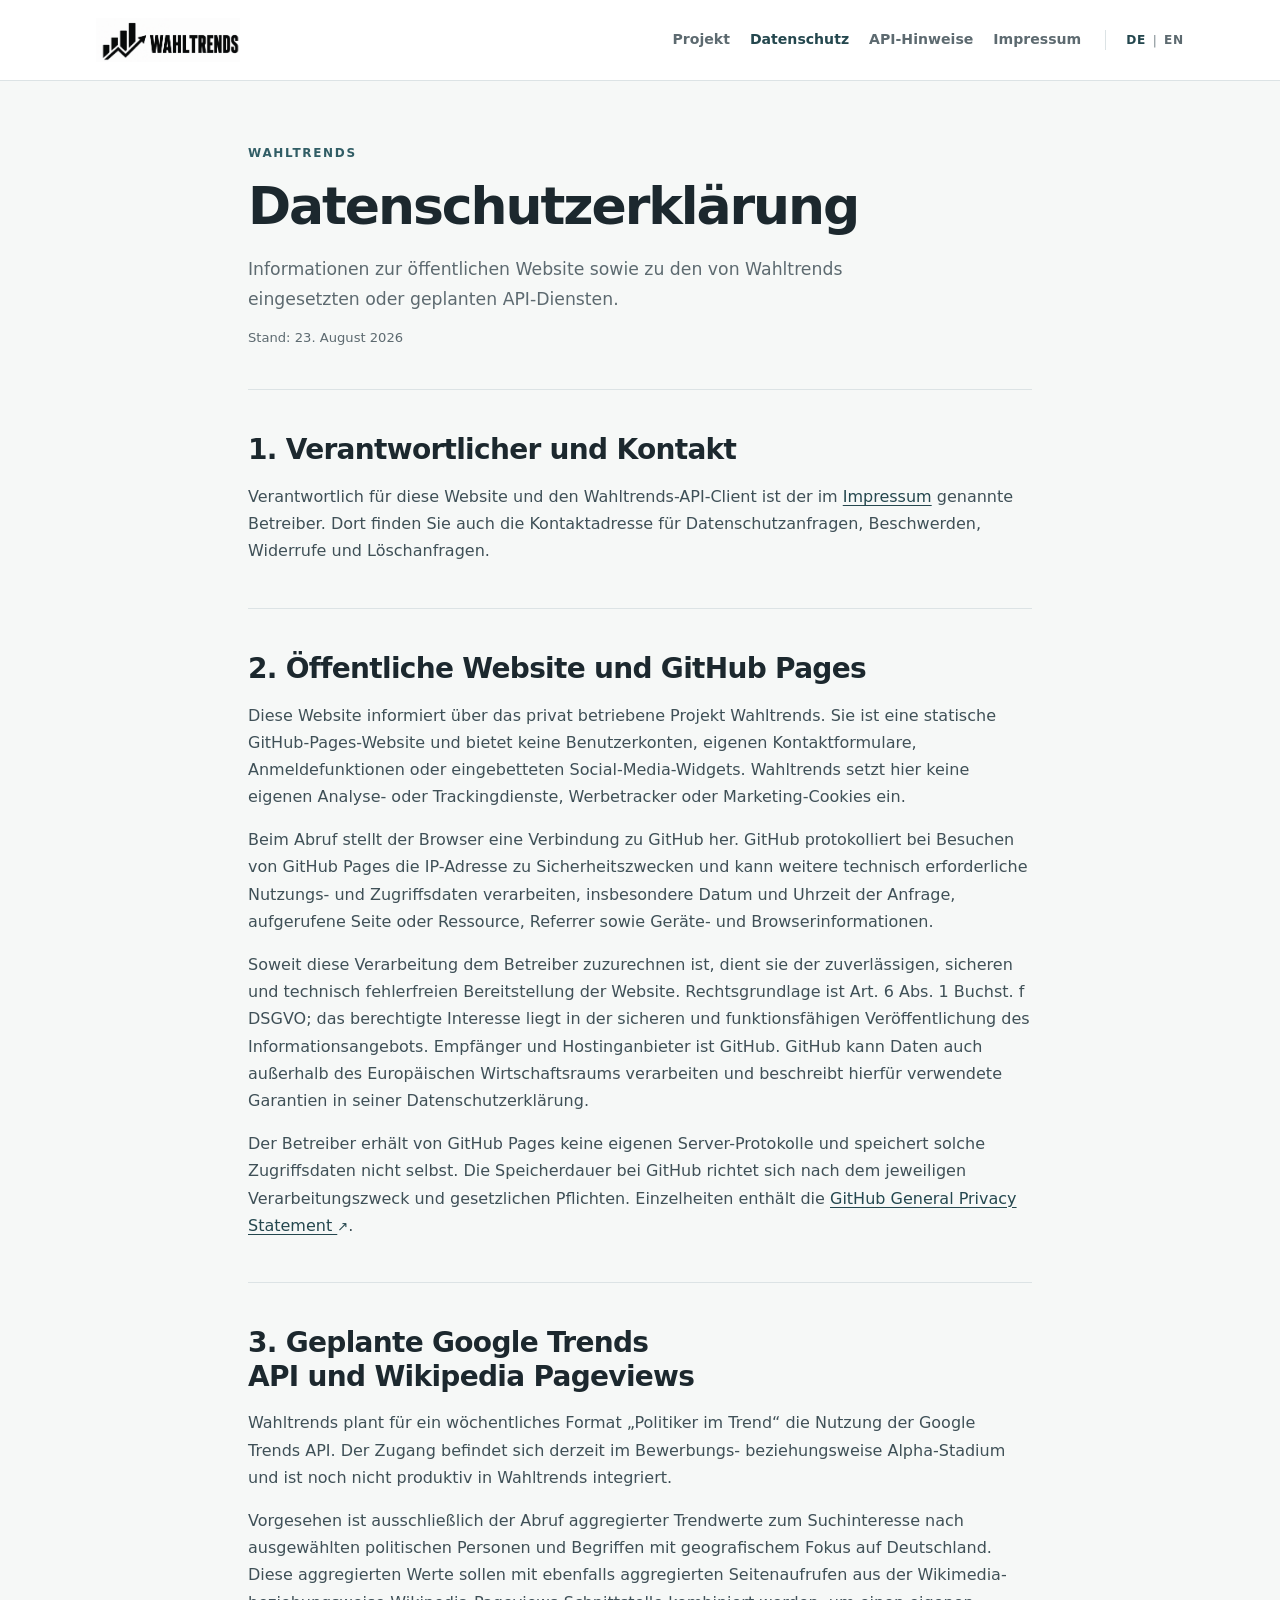
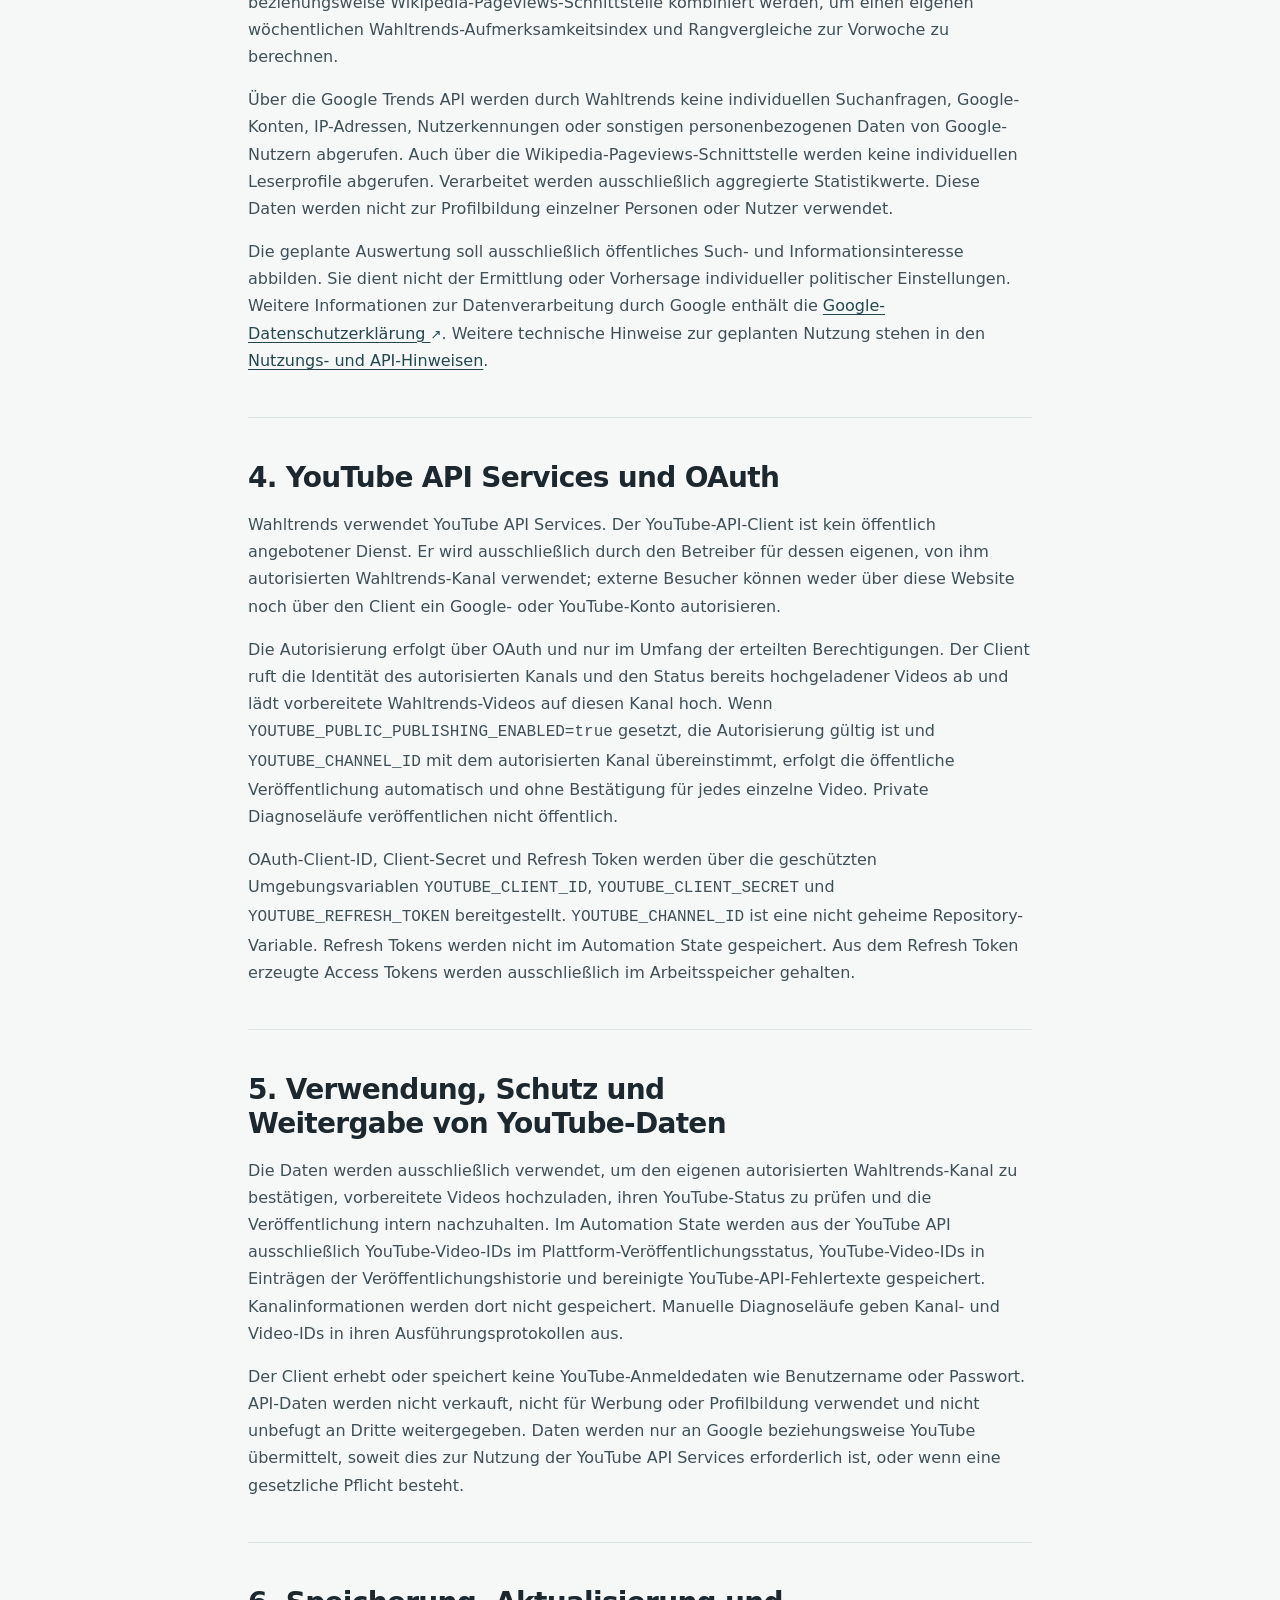
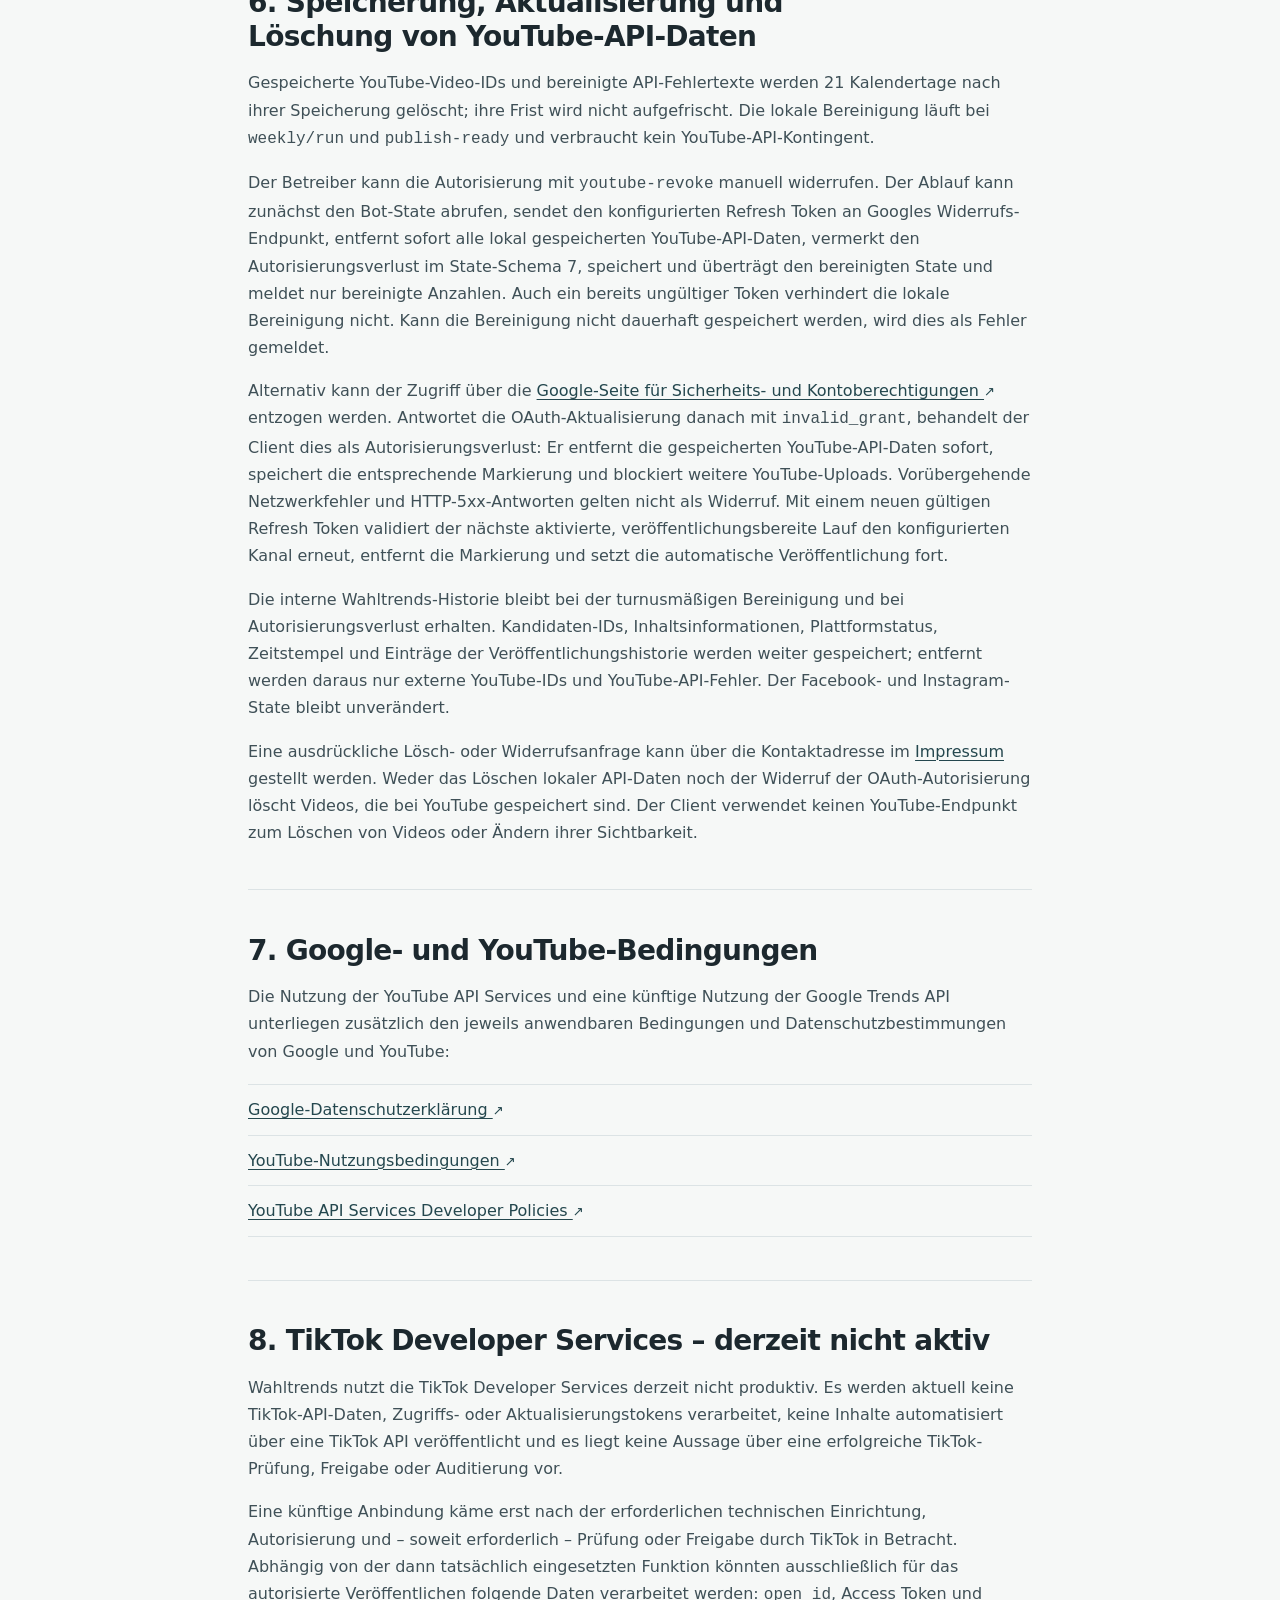
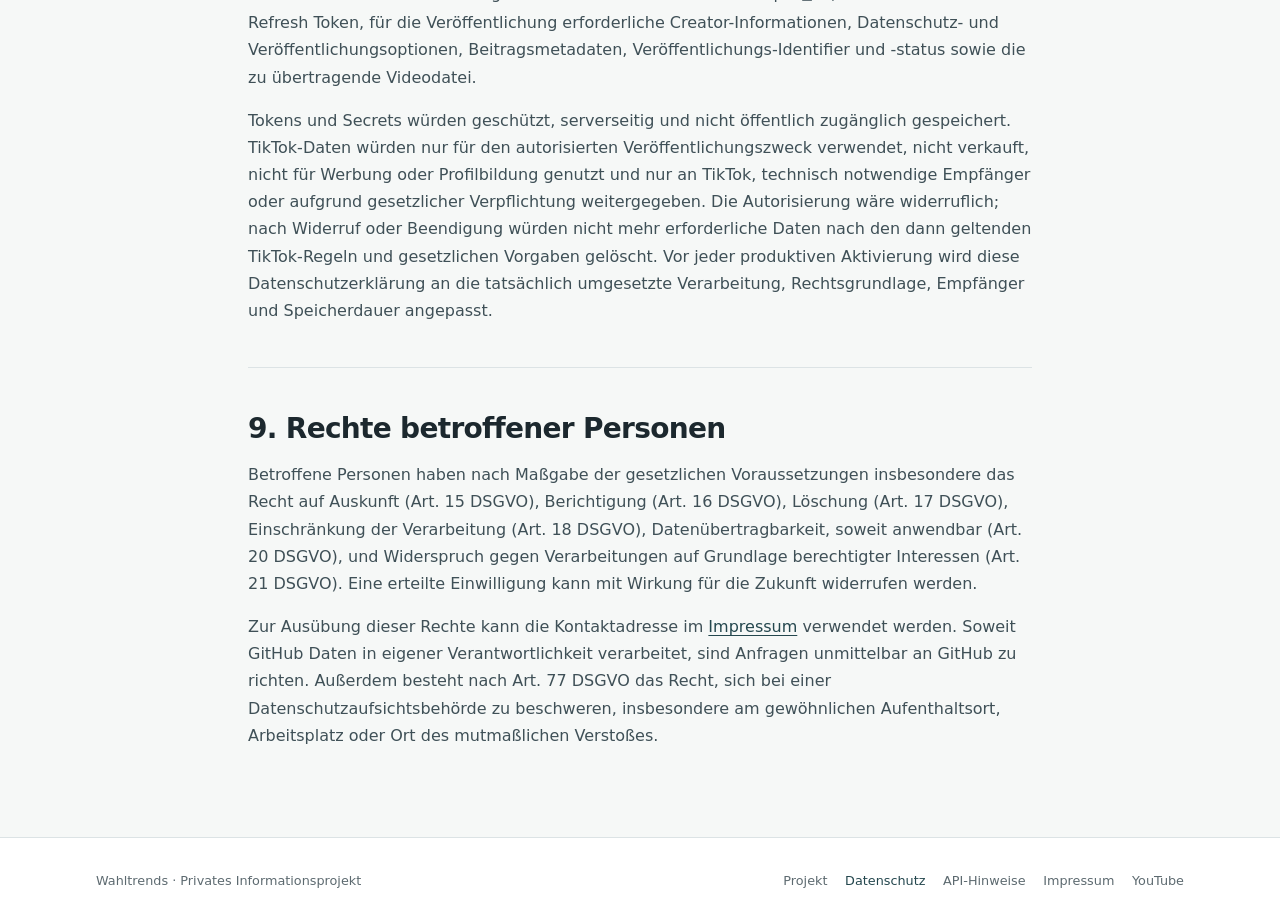
<file: privacy.html>
<!doctype html>
<html lang="de">
<head>
  <meta charset="utf-8">
  <meta name="viewport" content="width=device-width, initial-scale=1">
  <meta name="robots" content="noindex, nofollow, noarchive, nosnippet">
  <meta name="googlebot" content="noindex, nofollow, noarchive, nosnippet">
  <meta name="description" content="Datenschutzerklärung von Wahltrends mit Informationen zur Website sowie zu eingesetzten und geplanten API-Diensten.">
  <title>Datenschutzerklärung | Wahltrends</title>
  <link rel="stylesheet" href="style.css">
</head>
<body>
  <a class="skip-link" href="#inhalt">Zum Inhalt springen</a>
  <header class="site-header">
    <div class="header-inner">
      <a class="brand" href="index.html" aria-label="Wahltrends – Startseite"><img src="assets/logo.png?v=70850fd99919" alt="Wahltrends"></a>
      <div class="header-tools">
        <nav class="nav-links" aria-label="Hauptnavigation">
          <a href="index.html">Projekt</a><a href="privacy.html" aria-current="page">Datenschutz</a><a href="terms.html">API-Hinweise</a><a href="impressum.html">Impressum</a>
        </nav>
        <nav class="language-switch" aria-label="Sprache">
          <a href="privacy.html" lang="de" aria-current="page">DE</a><span aria-hidden="true">|</span><a href="en/privacy.html" lang="en" hreflang="en">EN</a>
        </nav>
      </div>
    </div>
  </header>

  <main id="inhalt" class="page page-main document">
    <header class="document-header">
      <p class="eyebrow">Wahltrends</p>
      <h1>Datenschutzerklärung</h1>
      <p class="document-intro">Informationen zur öffentlichen Website sowie zu den von Wahltrends eingesetzten oder geplanten API-Diensten.</p>
      <p class="updated">Stand: 23. August 2026</p>
    </header>

    <div class="document-content">
      <section>
        <h2>1. Verantwortlicher und Kontakt</h2>
        <p>Verantwortlich für diese Website und den Wahltrends-API-Client ist der im <a href="impressum.html">Impressum</a> genannte Betreiber. Dort finden Sie auch die Kontaktadresse für Datenschutzanfragen, Beschwerden, Widerrufe und Löschanfragen.</p>
      </section>

      <section>
        <h2>2. Öffentliche Website und GitHub Pages</h2>
        <p>Diese Website informiert über das privat betriebene Projekt Wahltrends. Sie ist eine statische GitHub-Pages-Website und bietet keine Benutzerkonten, eigenen Kontaktformulare, Anmeldefunktionen oder eingebetteten Social-Media-Widgets. Wahltrends setzt hier keine eigenen Analyse- oder Trackingdienste, Werbetracker oder Marketing-Cookies ein.</p>
        <p>Beim Abruf stellt der Browser eine Verbindung zu GitHub her. GitHub protokolliert bei Besuchen von GitHub Pages die IP-Adresse zu Sicherheitszwecken und kann weitere technisch erforderliche Nutzungs- und Zugriffsdaten verarbeiten, insbesondere Datum und Uhrzeit der Anfrage, aufgerufene Seite oder Ressource, Referrer sowie Geräte- und Browserinformationen.</p>
        <p>Soweit diese Verarbeitung dem Betreiber zuzurechnen ist, dient sie der zuverlässigen, sicheren und technisch fehlerfreien Bereitstellung der Website. Rechtsgrundlage ist Art. 6 Abs. 1 Buchst. f DSGVO; das berechtigte Interesse liegt in der sicheren und funktionsfähigen Veröffentlichung des Informationsangebots. Empfänger und Hostinganbieter ist GitHub. GitHub kann Daten auch außerhalb des Europäischen Wirtschaftsraums verarbeiten und beschreibt hierfür verwendete Garantien in seiner Datenschutzerklärung.</p>
        <p>Der Betreiber erhält von GitHub Pages keine eigenen Server-Protokolle und speichert solche Zugriffsdaten nicht selbst. Die Speicherdauer bei GitHub richtet sich nach dem jeweiligen Verarbeitungszweck und gesetzlichen Pflichten. Einzelheiten enthält die <a href="https://docs.github.com/en/site-policy/privacy-policies/github-general-privacy-statement" target="_blank" rel="noopener noreferrer">GitHub General Privacy Statement <span class="external" aria-hidden="true">↗</span></a>.</p>
      </section>

      <section>
        <h2>3. Geplante Google Trends API und Wikipedia Pageviews</h2>
        <p>Wahltrends plant für ein wöchentliches Format „Politiker im Trend“ die Nutzung der Google Trends API. Der Zugang befindet sich derzeit im Bewerbungs- beziehungsweise Alpha-Stadium und ist noch nicht produktiv in Wahltrends integriert.</p>
        <p>Vorgesehen ist ausschließlich der Abruf aggregierter Trendwerte zum Suchinteresse nach ausgewählten politischen Personen und Begriffen mit geografischem Fokus auf Deutschland. Diese aggregierten Werte sollen mit ebenfalls aggregierten Seitenaufrufen aus der Wikimedia- beziehungsweise Wikipedia-Pageviews-Schnittstelle kombiniert werden, um einen eigenen wöchentlichen Wahltrends-Aufmerksamkeitsindex und Rangvergleiche zur Vorwoche zu berechnen.</p>
        <p>Über die Google Trends API werden durch Wahltrends keine individuellen Suchanfragen, Google-Konten, IP-Adressen, Nutzerkennungen oder sonstigen personenbezogenen Daten von Google-Nutzern abgerufen. Auch über die Wikipedia-Pageviews-Schnittstelle werden keine individuellen Leserprofile abgerufen. Verarbeitet werden ausschließlich aggregierte Statistikwerte. Diese Daten werden nicht zur Profilbildung einzelner Personen oder Nutzer verwendet.</p>
        <p>Die geplante Auswertung soll ausschließlich öffentliches Such- und Informationsinteresse abbilden. Sie dient nicht der Ermittlung oder Vorhersage individueller politischer Einstellungen. Weitere Informationen zur Datenverarbeitung durch Google enthält die <a href="https://policies.google.com/privacy" target="_blank" rel="noopener noreferrer">Google-Datenschutzerklärung <span class="external" aria-hidden="true">↗</span></a>. Weitere technische Hinweise zur geplanten Nutzung stehen in den <a href="terms.html">Nutzungs- und API-Hinweisen</a>.</p>
      </section>

      <section>
        <h2>4. YouTube API Services und OAuth</h2>
        <p>Wahltrends verwendet YouTube API Services. Der YouTube-API-Client ist kein öffentlich angebotener Dienst. Er wird ausschließlich durch den Betreiber für dessen eigenen, von ihm autorisierten Wahltrends-Kanal verwendet; externe Besucher können weder über diese Website noch über den Client ein Google- oder YouTube-Konto autorisieren.</p>
        <p>Die Autorisierung erfolgt über OAuth und nur im Umfang der erteilten Berechtigungen. Der Client ruft die Identität des autorisierten Kanals und den Status bereits hochgeladener Videos ab und lädt vorbereitete Wahltrends-Videos auf diesen Kanal hoch. Wenn <code>YOUTUBE_PUBLIC_PUBLISHING_ENABLED=true</code> gesetzt, die Autorisierung gültig ist und <code>YOUTUBE_CHANNEL_ID</code> mit dem autorisierten Kanal übereinstimmt, erfolgt die öffentliche Veröffentlichung automatisch und ohne Bestätigung für jedes einzelne Video. Private Diagnoseläufe veröffentlichen nicht öffentlich.</p>
        <p>OAuth-Client-ID, Client-Secret und Refresh Token werden über die geschützten Umgebungsvariablen <code>YOUTUBE_CLIENT_ID</code>, <code>YOUTUBE_CLIENT_SECRET</code> und <code>YOUTUBE_REFRESH_TOKEN</code> bereitgestellt. <code>YOUTUBE_CHANNEL_ID</code> ist eine nicht geheime Repository-Variable. Refresh Tokens werden nicht im Automation State gespeichert. Aus dem Refresh Token erzeugte Access Tokens werden ausschließlich im Arbeitsspeicher gehalten.</p>
      </section>

      <section>
        <h2>5. Verwendung, Schutz und Weitergabe von YouTube-Daten</h2>
        <p>Die Daten werden ausschließlich verwendet, um den eigenen autorisierten Wahltrends-Kanal zu bestätigen, vorbereitete Videos hochzuladen, ihren YouTube-Status zu prüfen und die Veröffentlichung intern nachzuhalten. Im Automation State werden aus der YouTube API ausschließlich YouTube-Video-IDs im Plattform-Veröffentlichungsstatus, YouTube-Video-IDs in Einträgen der Veröffentlichungshistorie und bereinigte YouTube-API-Fehlertexte gespeichert. Kanalinformationen werden dort nicht gespeichert. Manuelle Diagnoseläufe geben Kanal- und Video-IDs in ihren Ausführungsprotokollen aus.</p>
        <p>Der Client erhebt oder speichert keine YouTube-Anmeldedaten wie Benutzername oder Passwort. API-Daten werden nicht verkauft, nicht für Werbung oder Profilbildung verwendet und nicht unbefugt an Dritte weitergegeben. Daten werden nur an Google beziehungsweise YouTube übermittelt, soweit dies zur Nutzung der YouTube API Services erforderlich ist, oder wenn eine gesetzliche Pflicht besteht.</p>
      </section>

      <section>
        <h2>6. Speicherung, Aktualisierung und Löschung von YouTube-API-Daten</h2>
        <p>Gespeicherte YouTube-Video-IDs und bereinigte API-Fehlertexte werden 21 Kalendertage nach ihrer Speicherung gelöscht; ihre Frist wird nicht aufgefrischt. Die lokale Bereinigung läuft bei <code>weekly/run</code> und <code>publish-ready</code> und verbraucht kein YouTube-API-Kontingent.</p>
        <p>Der Betreiber kann die Autorisierung mit <code>youtube-revoke</code> manuell widerrufen. Der Ablauf kann zunächst den Bot-State abrufen, sendet den konfigurierten Refresh Token an Googles Widerrufs-Endpunkt, entfernt sofort alle lokal gespeicherten YouTube-API-Daten, vermerkt den Autorisierungsverlust im State-Schema 7, speichert und überträgt den bereinigten State und meldet nur bereinigte Anzahlen. Auch ein bereits ungültiger Token verhindert die lokale Bereinigung nicht. Kann die Bereinigung nicht dauerhaft gespeichert werden, wird dies als Fehler gemeldet.</p>
        <p>Alternativ kann der Zugriff über die <a href="https://security.google.com/settings/security/permissions" target="_blank" rel="noopener noreferrer">Google-Seite für Sicherheits- und Kontoberechtigungen <span class="external" aria-hidden="true">↗</span></a> entzogen werden. Antwortet die OAuth-Aktualisierung danach mit <code>invalid_grant</code>, behandelt der Client dies als Autorisierungsverlust: Er entfernt die gespeicherten YouTube-API-Daten sofort, speichert die entsprechende Markierung und blockiert weitere YouTube-Uploads. Vorübergehende Netzwerkfehler und HTTP-5xx-Antworten gelten nicht als Widerruf. Mit einem neuen gültigen Refresh Token validiert der nächste aktivierte, veröffentlichungsbereite Lauf den konfigurierten Kanal erneut, entfernt die Markierung und setzt die automatische Veröffentlichung fort.</p>
        <p>Die interne Wahltrends-Historie bleibt bei der turnusmäßigen Bereinigung und bei Autorisierungsverlust erhalten. Kandidaten-IDs, Inhaltsinformationen, Plattformstatus, Zeitstempel und Einträge der Veröffentlichungshistorie werden weiter gespeichert; entfernt werden daraus nur externe YouTube-IDs und YouTube-API-Fehler. Der Facebook- und Instagram-State bleibt unverändert.</p>
        <p>Eine ausdrückliche Lösch- oder Widerrufsanfrage kann über die Kontaktadresse im <a href="impressum.html">Impressum</a> gestellt werden. Weder das Löschen lokaler API-Daten noch der Widerruf der OAuth-Autorisierung löscht Videos, die bei YouTube gespeichert sind. Der Client verwendet keinen YouTube-Endpunkt zum Löschen von Videos oder Ändern ihrer Sichtbarkeit.</p>
      </section>

      <section>
        <h2>7. Google- und YouTube-Bedingungen</h2>
        <p>Die Nutzung der YouTube API Services und eine künftige Nutzung der Google Trends API unterliegen zusätzlich den jeweils anwendbaren Bedingungen und Datenschutzbestimmungen von Google und YouTube:</p>
        <ul class="link-list">
          <li><a href="https://policies.google.com/privacy" target="_blank" rel="noopener noreferrer">Google-Datenschutzerklärung <span class="external" aria-hidden="true">↗</span></a></li>
          <li><a href="https://www.youtube.com/t/terms" target="_blank" rel="noopener noreferrer">YouTube-Nutzungsbedingungen <span class="external" aria-hidden="true">↗</span></a></li>
          <li><a href="https://developers.google.com/youtube/terms/developer-policies" target="_blank" rel="noopener noreferrer">YouTube API Services Developer Policies <span class="external" aria-hidden="true">↗</span></a></li>
        </ul>
      </section>

      <section>
        <h2>8. TikTok Developer Services – derzeit nicht aktiv</h2>
        <p>Wahltrends nutzt die TikTok Developer Services derzeit nicht produktiv. Es werden aktuell keine TikTok-API-Daten, Zugriffs- oder Aktualisierungstokens verarbeitet, keine Inhalte automatisiert über eine TikTok API veröffentlicht und es liegt keine Aussage über eine erfolgreiche TikTok-Prüfung, Freigabe oder Auditierung vor.</p>
        <p>Eine künftige Anbindung käme erst nach der erforderlichen technischen Einrichtung, Autorisierung und – soweit erforderlich – Prüfung oder Freigabe durch TikTok in Betracht. Abhängig von der dann tatsächlich eingesetzten Funktion könnten ausschließlich für das autorisierte Veröffentlichen folgende Daten verarbeitet werden: <code>open_id</code>, Access Token und Refresh Token, für die Veröffentlichung erforderliche Creator-Informationen, Datenschutz- und Veröffentlichungsoptionen, Beitragsmetadaten, Veröffentlichungs-Identifier und -status sowie die zu übertragende Videodatei.</p>
        <p>Tokens und Secrets würden geschützt, serverseitig und nicht öffentlich zugänglich gespeichert. TikTok-Daten würden nur für den autorisierten Veröffentlichungszweck verwendet, nicht verkauft, nicht für Werbung oder Profilbildung genutzt und nur an TikTok, technisch notwendige Empfänger oder aufgrund gesetzlicher Verpflichtung weitergegeben. Die Autorisierung wäre widerruflich; nach Widerruf oder Beendigung würden nicht mehr erforderliche Daten nach den dann geltenden TikTok-Regeln und gesetzlichen Vorgaben gelöscht. Vor jeder produktiven Aktivierung wird diese Datenschutzerklärung an die tatsächlich umgesetzte Verarbeitung, Rechtsgrundlage, Empfänger und Speicherdauer angepasst.</p>
      </section>

      <section>
        <h2>9. Rechte betroffener Personen</h2>
        <p>Betroffene Personen haben nach Maßgabe der gesetzlichen Voraussetzungen insbesondere das Recht auf Auskunft (Art. 15 DSGVO), Berichtigung (Art. 16 DSGVO), Löschung (Art. 17 DSGVO), Einschränkung der Verarbeitung (Art. 18 DSGVO), Datenübertragbarkeit, soweit anwendbar (Art. 20 DSGVO), und Widerspruch gegen Verarbeitungen auf Grundlage berechtigter Interessen (Art. 21 DSGVO). Eine erteilte Einwilligung kann mit Wirkung für die Zukunft widerrufen werden.</p>
        <p>Zur Ausübung dieser Rechte kann die Kontaktadresse im <a href="impressum.html">Impressum</a> verwendet werden. Soweit GitHub Daten in eigener Verantwortlichkeit verarbeitet, sind Anfragen unmittelbar an GitHub zu richten. Außerdem besteht nach Art. 77 DSGVO das Recht, sich bei einer Datenschutzaufsichtsbehörde zu beschweren, insbesondere am gewöhnlichen Aufenthaltsort, Arbeitsplatz oder Ort des mutmaßlichen Verstoßes.</p>
      </section>
    </div>
  </main>

  <footer class="site-footer">
    <div class="site-footer-inner page">
      <p>Wahltrends · Privates Informationsprojekt</p>
      <nav class="footer-links" aria-label="Fußnavigation">
        <a href="index.html">Projekt</a><a href="privacy.html" aria-current="page">Datenschutz</a><a href="terms.html">API-Hinweise</a><a href="impressum.html">Impressum</a><a href="https://www.youtube.com/@Wahltrends" target="_blank" rel="noopener noreferrer">YouTube</a>
      </nav>
    </div>
  </footer>
</body>
</html>
</file>
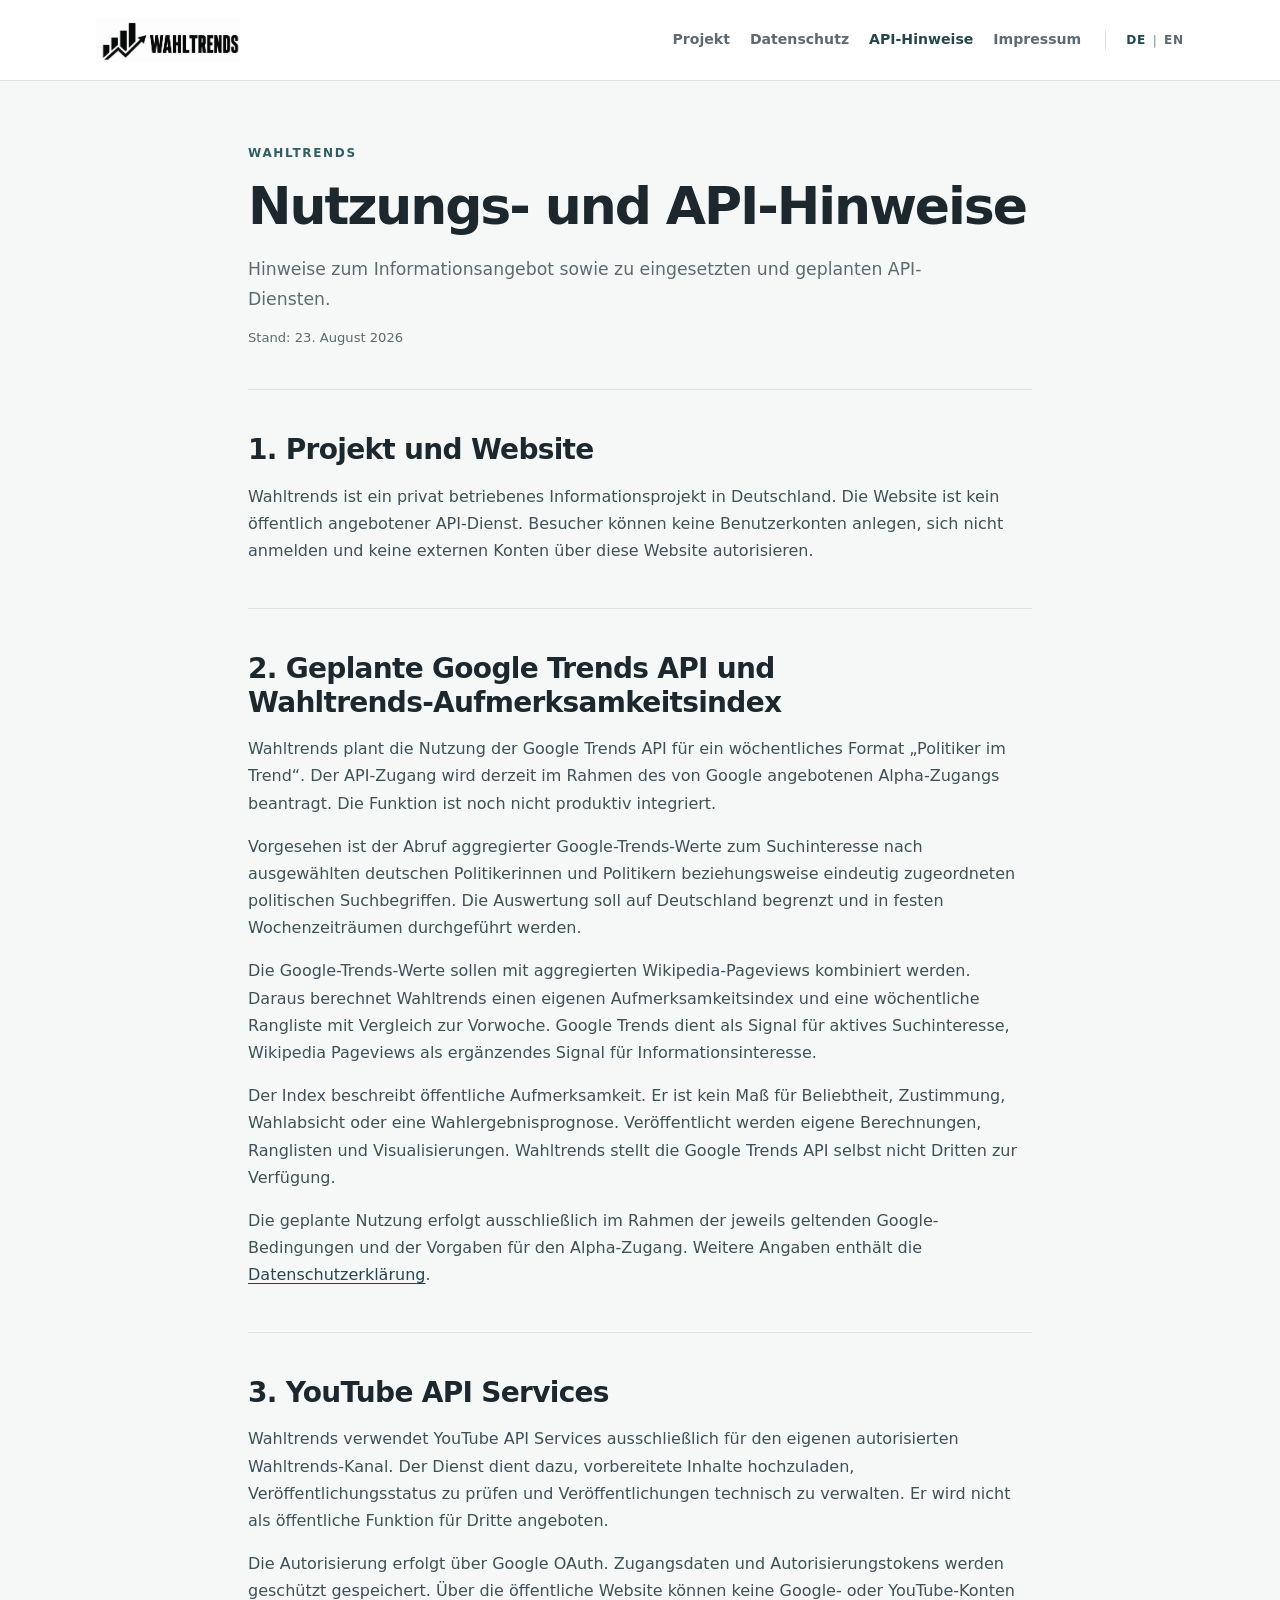
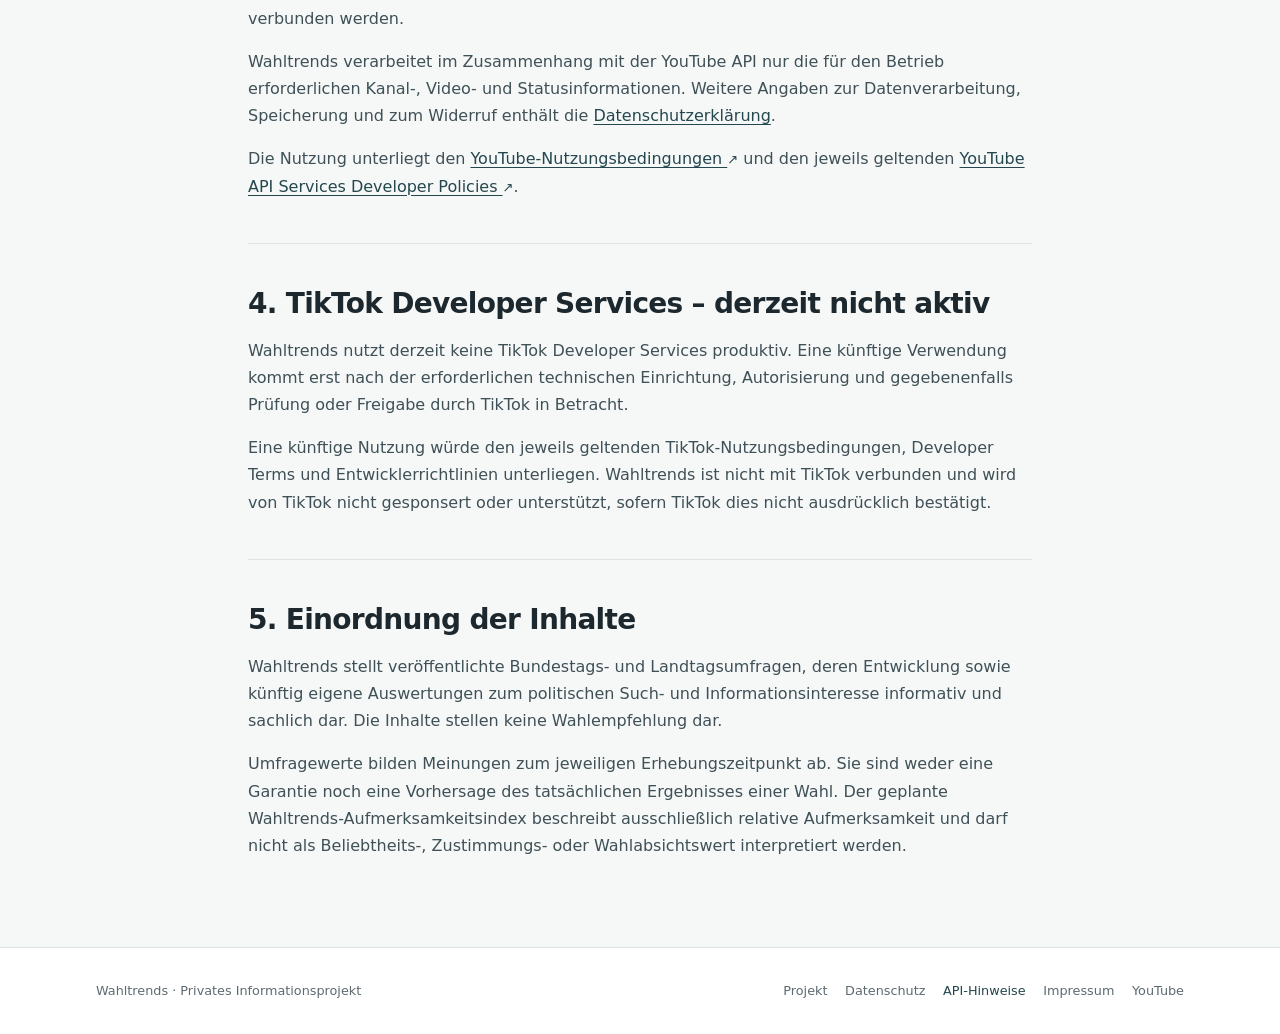
<file: terms.html>
<!doctype html>
<html lang="de">
<head>
  <meta charset="utf-8">
  <meta name="viewport" content="width=device-width, initial-scale=1">
  <meta name="robots" content="noindex, nofollow, noarchive, nosnippet">
  <meta name="googlebot" content="noindex, nofollow, noarchive, nosnippet">
  <meta name="description" content="Nutzungs- und API-Hinweise für Wahltrends zu YouTube, der geplanten Google Trends API und einer möglichen künftigen TikTok-Anbindung.">
  <title>Nutzungs- und API-Hinweise | Wahltrends</title>
  <link rel="stylesheet" href="style.css">
</head>
<body>
  <a class="skip-link" href="#inhalt">Zum Inhalt springen</a>
  <header class="site-header">
    <div class="header-inner">
      <a class="brand" href="index.html" aria-label="Wahltrends – Startseite"><img src="assets/logo.png?v=70850fd99919" alt="Wahltrends"></a>
      <div class="header-tools">
        <nav class="nav-links" aria-label="Hauptnavigation">
          <a href="index.html">Projekt</a><a href="privacy.html">Datenschutz</a><a href="terms.html" aria-current="page">API-Hinweise</a><a href="impressum.html">Impressum</a>
        </nav>
        <nav class="language-switch" aria-label="Sprache">
          <a href="terms.html" lang="de" aria-current="page">DE</a><span aria-hidden="true">|</span><a href="en/terms.html" lang="en" hreflang="en">EN</a>
        </nav>
      </div>
    </div>
  </header>

  <main id="inhalt" class="page page-main document">
    <header class="document-header">
      <p class="eyebrow">Wahltrends</p>
      <h1>Nutzungs- und API-Hinweise</h1>
      <p class="document-intro">Hinweise zum Informationsangebot sowie zu eingesetzten und geplanten API-Diensten.</p>
      <p class="updated">Stand: 23. August 2026</p>
    </header>

    <div class="document-content">
      <section>
        <h2>1. Projekt und Website</h2>
        <p>Wahltrends ist ein privat betriebenes Informationsprojekt in Deutschland. Die Website ist kein öffentlich angebotener API-Dienst. Besucher können keine Benutzerkonten anlegen, sich nicht anmelden und keine externen Konten über diese Website autorisieren.</p>
      </section>

      <section>
        <h2>2. Geplante Google Trends API und Wahltrends-Aufmerksamkeitsindex</h2>
        <p>Wahltrends plant die Nutzung der Google Trends API für ein wöchentliches Format „Politiker im Trend“. Der API-Zugang wird derzeit im Rahmen des von Google angebotenen Alpha-Zugangs beantragt. Die Funktion ist noch nicht produktiv integriert.</p>
        <p>Vorgesehen ist der Abruf aggregierter Google-Trends-Werte zum Suchinteresse nach ausgewählten deutschen Politikerinnen und Politikern beziehungsweise eindeutig zugeordneten politischen Suchbegriffen. Die Auswertung soll auf Deutschland begrenzt und in festen Wochenzeiträumen durchgeführt werden.</p>
        <p>Die Google-Trends-Werte sollen mit aggregierten Wikipedia-Pageviews kombiniert werden. Daraus berechnet Wahltrends einen eigenen Aufmerksamkeitsindex und eine wöchentliche Rangliste mit Vergleich zur Vorwoche. Google Trends dient als Signal für aktives Suchinteresse, Wikipedia Pageviews als ergänzendes Signal für Informationsinteresse.</p>
        <p>Der Index beschreibt öffentliche Aufmerksamkeit. Er ist kein Maß für Beliebtheit, Zustimmung, Wahlabsicht oder eine Wahlergebnisprognose. Veröffentlicht werden eigene Berechnungen, Ranglisten und Visualisierungen. Wahltrends stellt die Google Trends API selbst nicht Dritten zur Verfügung.</p>
        <p>Die geplante Nutzung erfolgt ausschließlich im Rahmen der jeweils geltenden Google-Bedingungen und der Vorgaben für den Alpha-Zugang. Weitere Angaben enthält die <a href="privacy.html">Datenschutzerklärung</a>.</p>
      </section>

      <section>
        <h2>3. YouTube API Services</h2>
        <p>Wahltrends verwendet YouTube API Services ausschließlich für den eigenen autorisierten Wahltrends-Kanal. Der Dienst dient dazu, vorbereitete Inhalte hochzuladen, Veröffentlichungsstatus zu prüfen und Veröffentlichungen technisch zu verwalten. Er wird nicht als öffentliche Funktion für Dritte angeboten.</p>
        <p>Die Autorisierung erfolgt über Google OAuth. Zugangsdaten und Autorisierungstokens werden geschützt gespeichert. Über die öffentliche Website können keine Google- oder YouTube-Konten verbunden werden.</p>
        <p>Wahltrends verarbeitet im Zusammenhang mit der YouTube API nur die für den Betrieb erforderlichen Kanal-, Video- und Statusinformationen. Weitere Angaben zur Datenverarbeitung, Speicherung und zum Widerruf enthält die <a href="privacy.html">Datenschutzerklärung</a>.</p>
        <p>Die Nutzung unterliegt den <a href="https://www.youtube.com/t/terms" target="_blank" rel="noopener noreferrer">YouTube-Nutzungsbedingungen <span class="external" aria-hidden="true">↗</span></a> und den jeweils geltenden <a href="https://developers.google.com/youtube/terms/developer-policies" target="_blank" rel="noopener noreferrer">YouTube API Services Developer Policies <span class="external" aria-hidden="true">↗</span></a>.</p>
      </section>

      <section>
        <h2>4. TikTok Developer Services – derzeit nicht aktiv</h2>
        <p>Wahltrends nutzt derzeit keine TikTok Developer Services produktiv. Eine künftige Verwendung kommt erst nach der erforderlichen technischen Einrichtung, Autorisierung und gegebenenfalls Prüfung oder Freigabe durch TikTok in Betracht.</p>
        <p>Eine künftige Nutzung würde den jeweils geltenden TikTok-Nutzungsbedingungen, Developer Terms und Entwicklerrichtlinien unterliegen. Wahltrends ist nicht mit TikTok verbunden und wird von TikTok nicht gesponsert oder unterstützt, sofern TikTok dies nicht ausdrücklich bestätigt.</p>
      </section>

      <section>
        <h2>5. Einordnung der Inhalte</h2>
        <p>Wahltrends stellt veröffentlichte Bundestags- und Landtagsumfragen, deren Entwicklung sowie künftig eigene Auswertungen zum politischen Such- und Informationsinteresse informativ und sachlich dar. Die Inhalte stellen keine Wahlempfehlung dar.</p>
        <p>Umfragewerte bilden Meinungen zum jeweiligen Erhebungszeitpunkt ab. Sie sind weder eine Garantie noch eine Vorhersage des tatsächlichen Ergebnisses einer Wahl. Der geplante Wahltrends-Aufmerksamkeitsindex beschreibt ausschließlich relative Aufmerksamkeit und darf nicht als Beliebtheits-, Zustimmungs- oder Wahlabsichtswert interpretiert werden.</p>
      </section>
    </div>
  </main>

  <footer class="site-footer">
    <div class="site-footer-inner page">
      <p>Wahltrends · Privates Informationsprojekt</p>
      <nav class="footer-links" aria-label="Fußnavigation">
        <a href="index.html">Projekt</a><a href="privacy.html">Datenschutz</a><a href="terms.html" aria-current="page">API-Hinweise</a><a href="impressum.html">Impressum</a><a href="https://www.youtube.com/@Wahltrends" target="_blank" rel="noopener noreferrer">YouTube</a>
      </nav>
    </div>
  </footer>
</body>
</html>
</file>
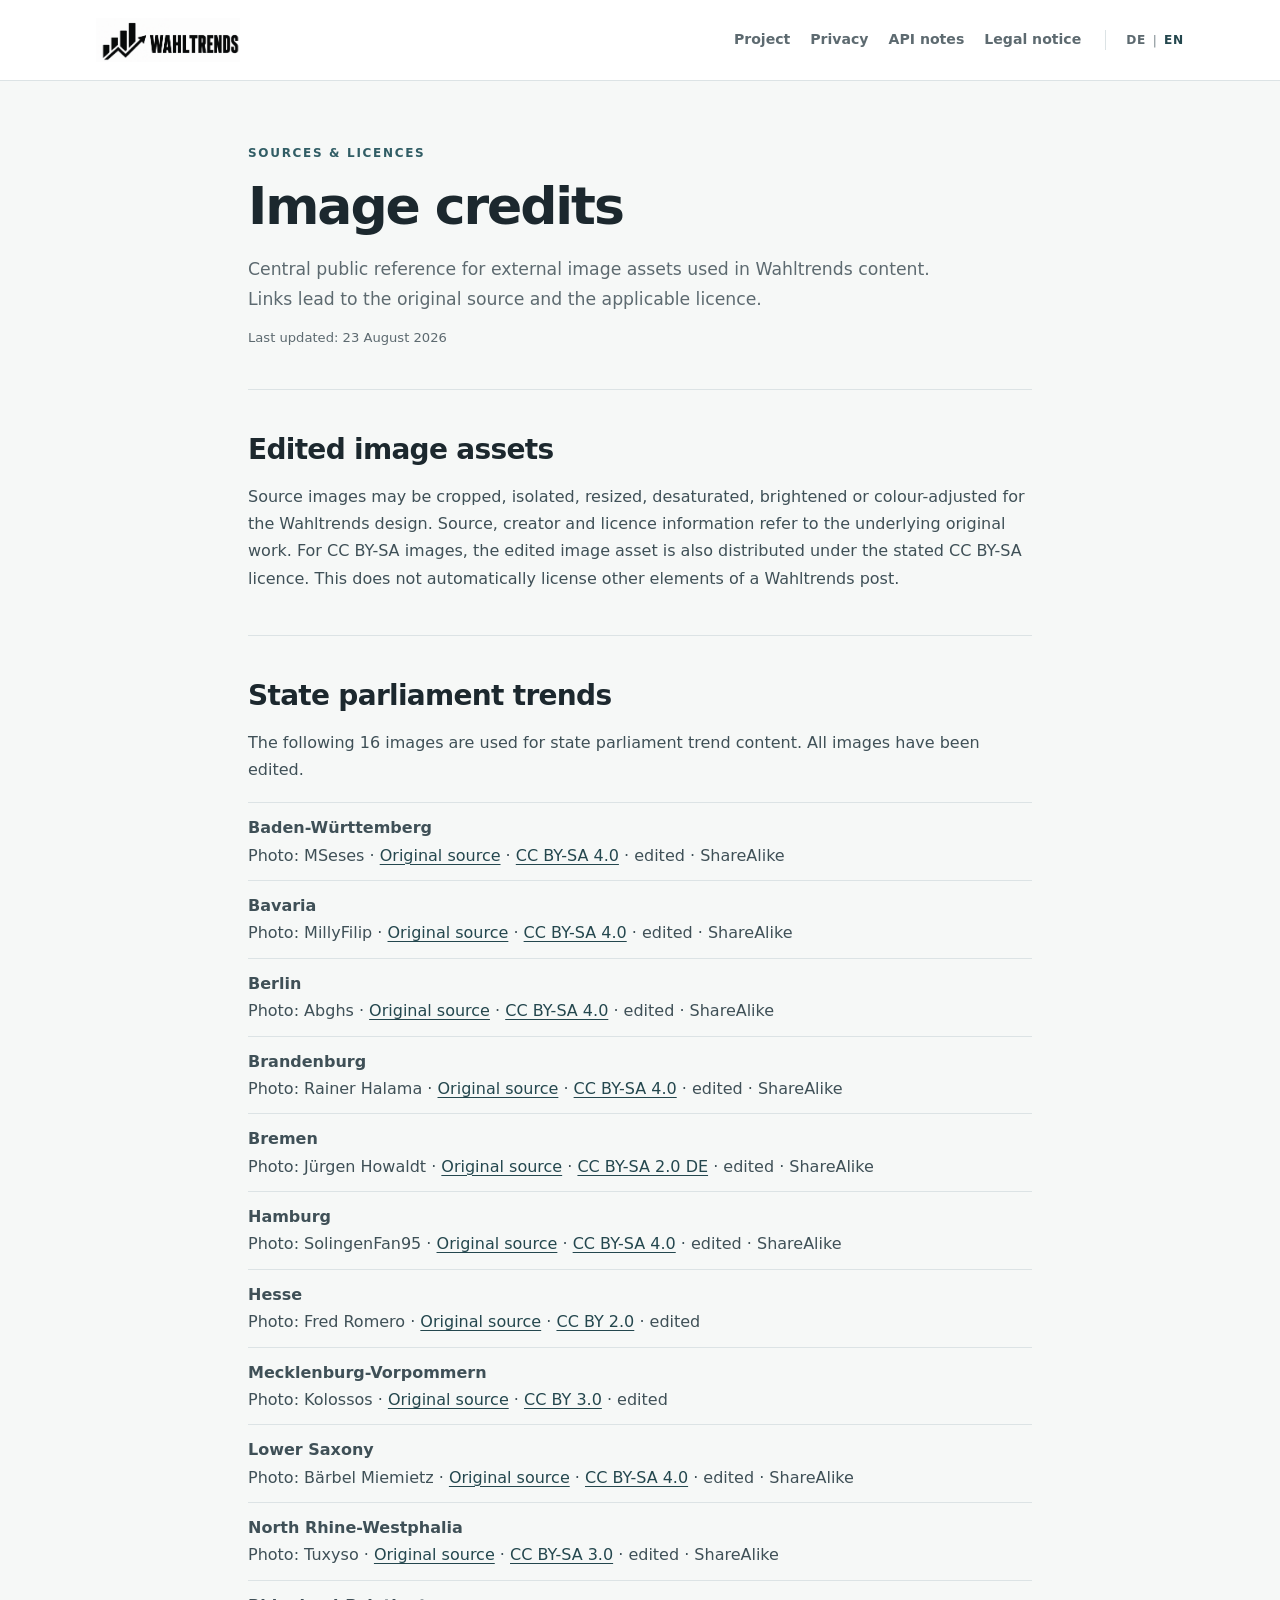
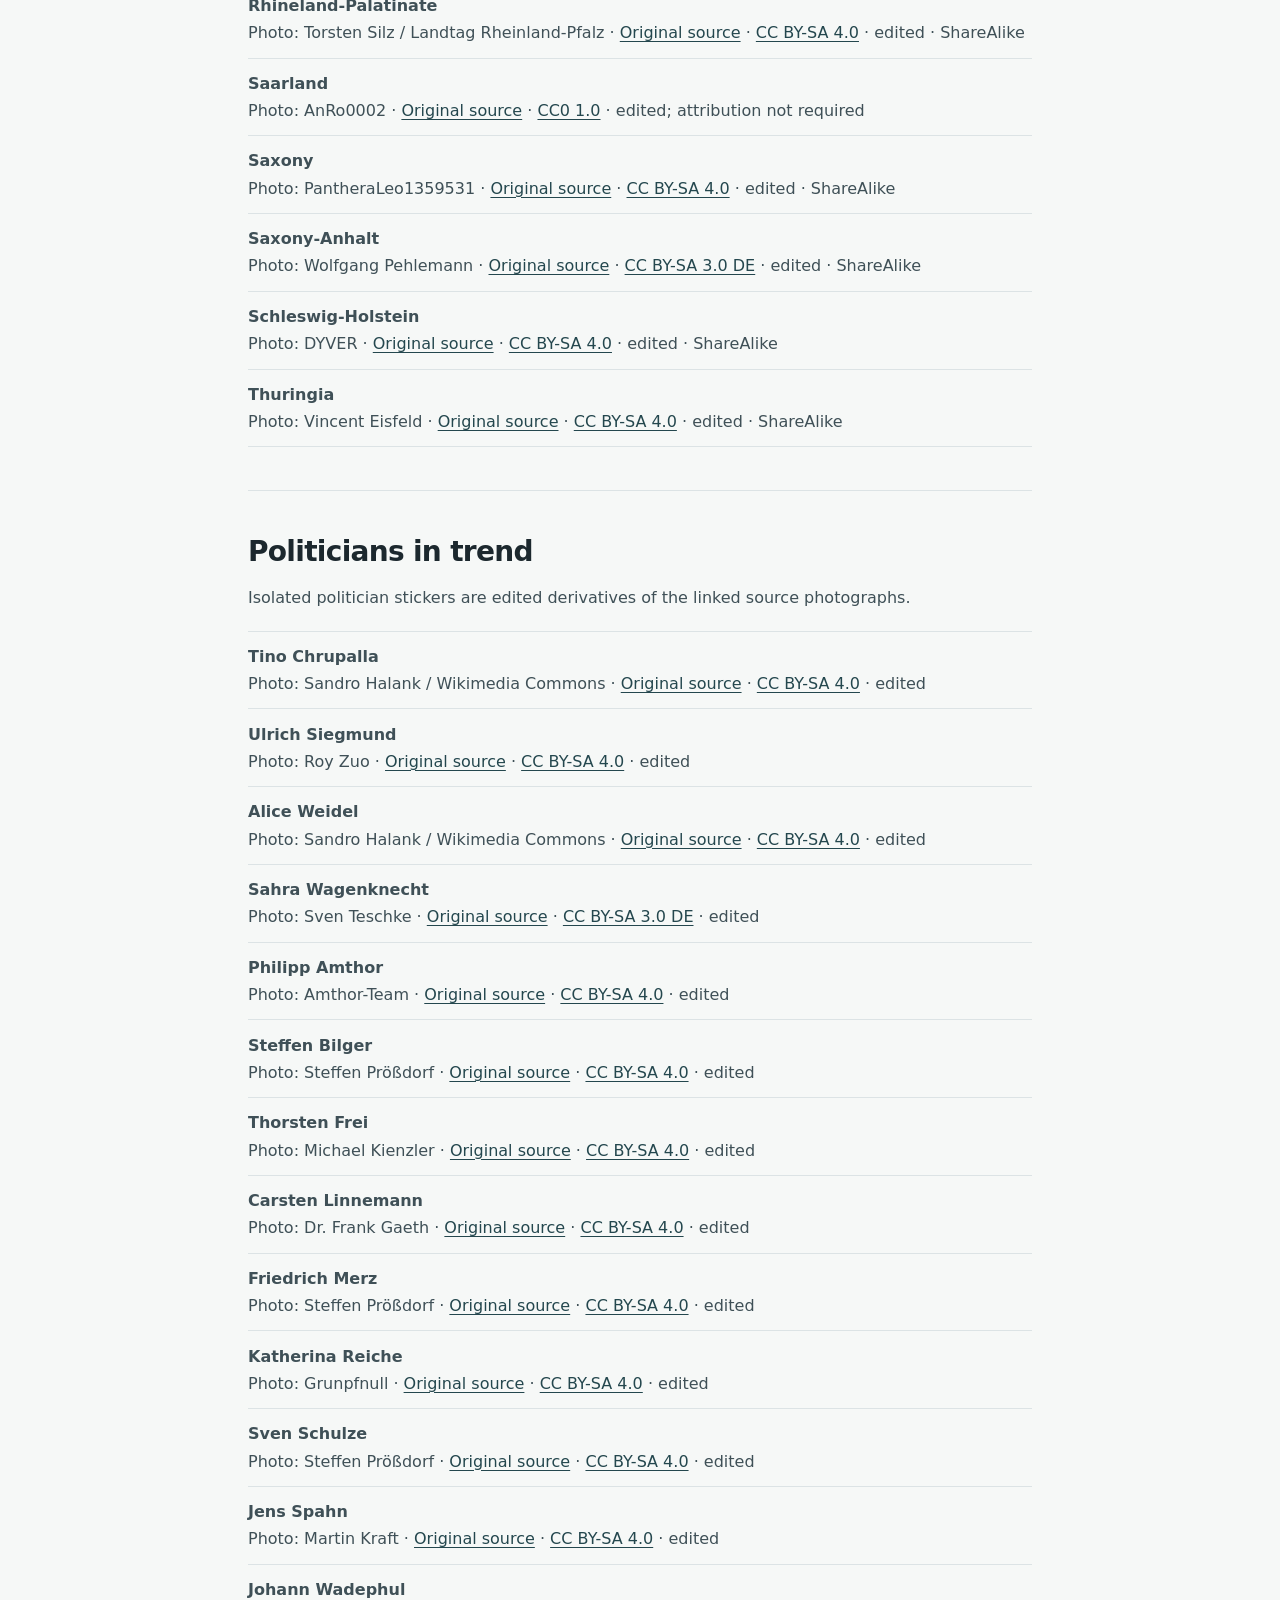
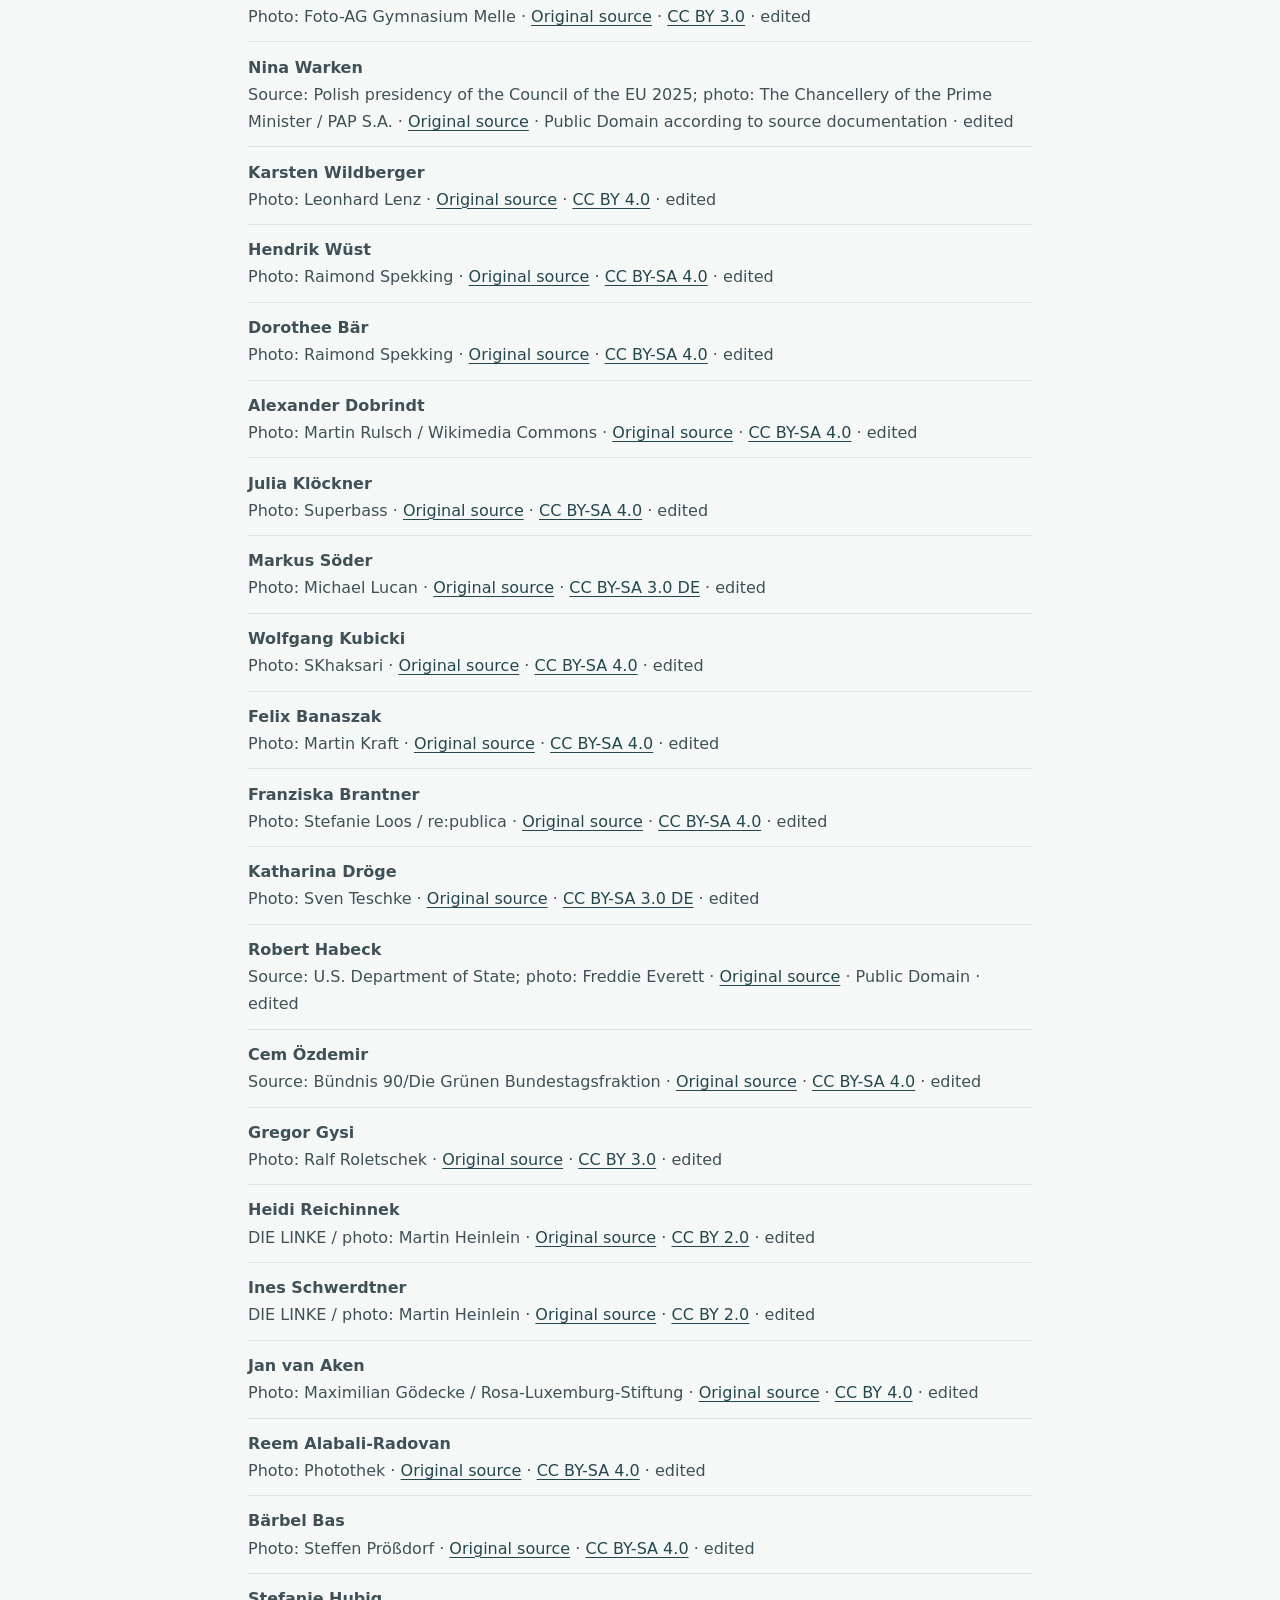
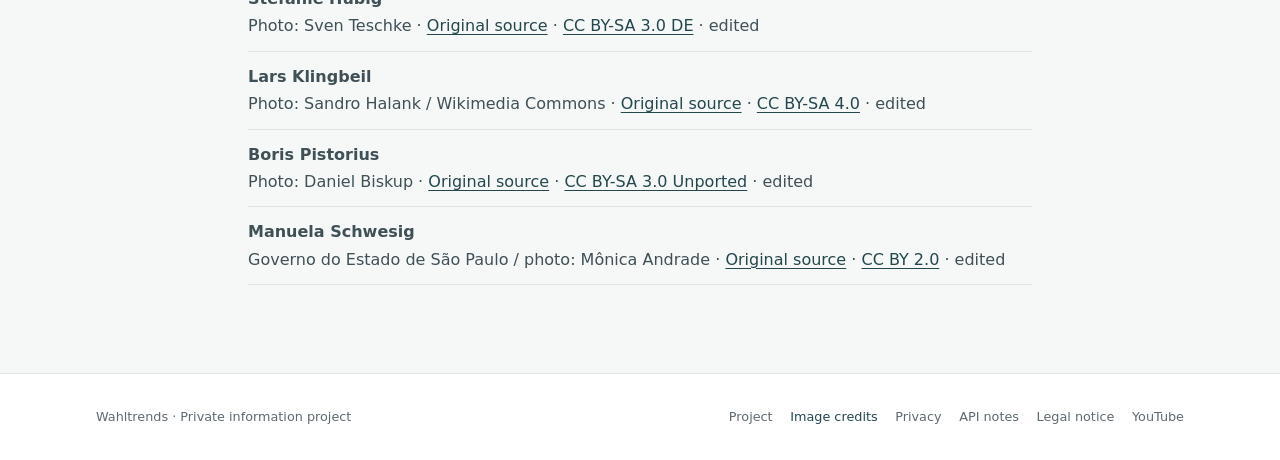
<file: en/image-credits.html>
<!doctype html>
<html lang="en">
<head>
  <meta charset="utf-8">
  <meta name="viewport" content="width=device-width, initial-scale=1">
  <meta name="robots" content="noindex, nofollow, noarchive, nosnippet">
  <meta name="googlebot" content="noindex, nofollow, noarchive, nosnippet">
  <meta name="description" content="Image credits, sources and licence information for visual assets used by Wahltrends.">
  <title>Image credits | Wahltrends</title>
  <link rel="stylesheet" href="../style.css">
</head>
<body>
  <a class="skip-link" href="#content">Skip to content</a>
  <header class="site-header">
    <div class="header-inner">
      <a class="brand" href="index.html" aria-label="Wahltrends – home"><img src="../assets/logo.png?v=70850fd99919" alt="Wahltrends"></a>
      <div class="header-tools">
        <nav class="nav-links" aria-label="Main navigation">
          <a href="index.html">Project</a>
          <a href="privacy.html">Privacy</a>
          <a href="terms.html">API notes</a>
          <a href="legal-notice.html">Legal notice</a>
        </nav>
        <nav class="language-switch" aria-label="Language">
          <a href="../bildnachweise.html" lang="de" hreflang="de">DE</a><span aria-hidden="true">|</span><a href="image-credits.html" lang="en" aria-current="page">EN</a>
        </nav>
      </div>
    </div>
  </header>

  <main id="content" class="page page-main document">
    <header class="document-header">
      <p class="eyebrow">Sources &amp; licences</p>
      <h1>Image credits</h1>
      <p class="document-intro">Central public reference for external image assets used in Wahltrends content. Links lead to the original source and the applicable licence.</p>
      <p class="updated">Last updated: 23 August 2026</p>
    </header>

    <div class="document-content">
      <section aria-labelledby="edits">
        <h2 id="edits">Edited image assets</h2>
        <p>Source images may be cropped, isolated, resized, desaturated, brightened or colour-adjusted for the Wahltrends design. Source, creator and licence information refer to the underlying original work. For CC BY-SA images, the edited image asset is also distributed under the stated CC BY-SA licence. This does not automatically license other elements of a Wahltrends post.</p>
      </section>

      <section aria-labelledby="state-parliaments">
        <h2 id="state-parliaments">State parliament trends</h2>
        <p>The following 16 images are used for state parliament trend content. All images have been edited.</p>
        <ul class="link-list">
          <li><strong>Baden-Württemberg</strong><br>Photo: MSeses · <a href="https://commons.wikimedia.org/wiki/File:Landtag_von_Baden-W%C3%BCrttemberg_01.jpg" target="_blank" rel="noopener noreferrer">Original source</a> · <a href="https://creativecommons.org/licenses/by-sa/4.0/" target="_blank" rel="noopener noreferrer">CC BY-SA 4.0</a> · edited · ShareAlike</li>
          <li><strong>Bavaria</strong><br>Photo: MillyFilip · <a href="https://commons.wikimedia.org/wiki/File:Maximilianeum_Bayerischer_Landtag.jpg" target="_blank" rel="noopener noreferrer">Original source</a> · <a href="https://creativecommons.org/licenses/by-sa/4.0/" target="_blank" rel="noopener noreferrer">CC BY-SA 4.0</a> · edited · ShareAlike</li>
          <li><strong>Berlin</strong><br>Photo: Abghs · <a href="https://commons.wikimedia.org/wiki/File:Abgeordnetenhaus.jpg" target="_blank" rel="noopener noreferrer">Original source</a> · <a href="https://creativecommons.org/licenses/by-sa/4.0/" target="_blank" rel="noopener noreferrer">CC BY-SA 4.0</a> · edited · ShareAlike</li>
          <li><strong>Brandenburg</strong><br>Photo: Rainer Halama · <a href="https://commons.wikimedia.org/wiki/File:Potsdam-Stadtschloss-WUS03102.jpg" target="_blank" rel="noopener noreferrer">Original source</a> · <a href="https://creativecommons.org/licenses/by-sa/4.0/" target="_blank" rel="noopener noreferrer">CC BY-SA 4.0</a> · edited · ShareAlike</li>
          <li><strong>Bremen</strong><br>Photo: Jürgen Howaldt · <a href="https://commons.wikimedia.org/wiki/File:Haus-der-Buergerschaft-01.jpg" target="_blank" rel="noopener noreferrer">Original source</a> · <a href="https://creativecommons.org/licenses/by-sa/2.0/de/" target="_blank" rel="noopener noreferrer">CC BY-SA 2.0 DE</a> · edited · ShareAlike</li>
          <li><strong>Hamburg</strong><br>Photo: SolingenFan95 · <a href="https://commons.wikimedia.org/wiki/File:Hamburger_Rathaus_Frontalaufnahme.jpg" target="_blank" rel="noopener noreferrer">Original source</a> · <a href="https://creativecommons.org/licenses/by-sa/4.0/" target="_blank" rel="noopener noreferrer">CC BY-SA 4.0</a> · edited · ShareAlike</li>
          <li><strong>Hesse</strong><br>Photo: Fred Romero · <a href="https://commons.wikimedia.org/wiki/File:Wiesbaden_-_Hessischer_Landtag.jpg" target="_blank" rel="noopener noreferrer">Original source</a> · <a href="https://creativecommons.org/licenses/by/2.0/" target="_blank" rel="noopener noreferrer">CC BY 2.0</a> · edited</li>
          <li><strong>Mecklenburg-Vorpommern</strong><br>Photo: Kolossos · <a href="https://commons.wikimedia.org/wiki/File:Schwerin-Schloss-gp2.jpg" target="_blank" rel="noopener noreferrer">Original source</a> · <a href="https://creativecommons.org/licenses/by/3.0/" target="_blank" rel="noopener noreferrer">CC BY 3.0</a> · edited</li>
          <li><strong>Lower Saxony</strong><br>Photo: Bärbel Miemietz · <a href="https://commons.wikimedia.org/wiki/File:2023-09-08_Leineschloss_(Hannover,_Germany).jpg" target="_blank" rel="noopener noreferrer">Original source</a> · <a href="https://creativecommons.org/licenses/by-sa/4.0/" target="_blank" rel="noopener noreferrer">CC BY-SA 4.0</a> · edited · ShareAlike</li>
          <li><strong>North Rhine-Westphalia</strong><br>Photo: Tuxyso · <a href="https://commons.wikimedia.org/wiki/File:Landtag-Duesseldorf-2021.jpg" target="_blank" rel="noopener noreferrer">Original source</a> · <a href="https://creativecommons.org/licenses/by-sa/3.0/" target="_blank" rel="noopener noreferrer">CC BY-SA 3.0</a> · edited · ShareAlike</li>
          <li><strong>Rhineland-Palatinate</strong><br>Photo: Torsten Silz / Landtag Rheinland-Pfalz · <a href="https://commons.wikimedia.org/wiki/File:Deutschhaus_saniert.jpg" target="_blank" rel="noopener noreferrer">Original source</a> · <a href="https://creativecommons.org/licenses/by-sa/4.0/" target="_blank" rel="noopener noreferrer">CC BY-SA 4.0</a> · edited · ShareAlike</li>
          <li><strong>Saarland</strong><br>Photo: AnRo0002 · <a href="https://commons.wikimedia.org/wiki/File:20110214Landtag_Saarbr%C3%BCcken03.jpg" target="_blank" rel="noopener noreferrer">Original source</a> · <a href="https://creativecommons.org/publicdomain/zero/1.0/" target="_blank" rel="noopener noreferrer">CC0 1.0</a> · edited; attribution not required</li>
          <li><strong>Saxony</strong><br>Photo: PantheraLeo1359531 · <a href="https://commons.wikimedia.org/wiki/File:S%C3%A4chsischer_Landtag_Dresden_02082019_05.jpg" target="_blank" rel="noopener noreferrer">Original source</a> · <a href="https://creativecommons.org/licenses/by-sa/4.0/" target="_blank" rel="noopener noreferrer">CC BY-SA 4.0</a> · edited · ShareAlike</li>
          <li><strong>Saxony-Anhalt</strong><br>Photo: Wolfgang Pehlemann · <a href="https://commons.wikimedia.org/wiki/File:Magdeburg_Landtag_von_Sachsen_Anhalt_Domplatz_6-9_Foto_Wolfgang_Pehlemann_012_9A_2007.jpg" target="_blank" rel="noopener noreferrer">Original source</a> · <a href="https://creativecommons.org/licenses/by-sa/3.0/de/" target="_blank" rel="noopener noreferrer">CC BY-SA 3.0 DE</a> · edited · ShareAlike</li>
          <li><strong>Schleswig-Holstein</strong><br>Photo: DYVER · <a href="https://commons.wikimedia.org/wiki/File:Schleswig-Holsteinischer_Landtag_2021.jpg" target="_blank" rel="noopener noreferrer">Original source</a> · <a href="https://creativecommons.org/licenses/by-sa/4.0/" target="_blank" rel="noopener noreferrer">CC BY-SA 4.0</a> · edited · ShareAlike</li>
          <li><strong>Thuringia</strong><br>Photo: Vincent Eisfeld · <a href="https://commons.wikimedia.org/wiki/File:Landtagsgeb%C3%A4ude_Th%C3%BCringen.JPG" target="_blank" rel="noopener noreferrer">Original source</a> · <a href="https://creativecommons.org/licenses/by-sa/4.0/" target="_blank" rel="noopener noreferrer">CC BY-SA 4.0</a> · edited · ShareAlike</li>
        </ul>
      </section>

      <section aria-labelledby="politicians">
        <h2 id="politicians">Politicians in trend</h2>
        <p>Isolated politician stickers are edited derivatives of the linked source photographs.</p>
        <ul class="link-list">
          <li><strong>Tino Chrupalla</strong><br>Photo: Sandro Halank / Wikimedia Commons · <a href="https://commons.wikimedia.org/wiki/File:2025-03-02_Wahlabend_Hamburg_by_Sandro_Halank%E2%80%93029.jpg" target="_blank" rel="noopener noreferrer">Original source</a> · <a href="https://creativecommons.org/licenses/by-sa/4.0/" target="_blank" rel="noopener noreferrer">CC BY-SA 4.0</a> · edited</li>
          <li><strong>Ulrich Siegmund</strong><br>Photo: Roy Zuo · <a href="https://commons.wikimedia.org/wiki/File:(2026)_AfD_Ulrich_Siegmund_160831044.jpg" target="_blank" rel="noopener noreferrer">Original source</a> · <a href="https://creativecommons.org/licenses/by-sa/4.0/" target="_blank" rel="noopener noreferrer">CC BY-SA 4.0</a> · edited</li>
          <li><strong>Alice Weidel</strong><br>Photo: Sandro Halank / Wikimedia Commons · <a href="https://commons.wikimedia.org/wiki/File:2019-09-01_Wahlabend_Sachsen_by_Sandro_Halank%E2%80%93039.jpg" target="_blank" rel="noopener noreferrer">Original source</a> · <a href="https://creativecommons.org/licenses/by-sa/4.0/" target="_blank" rel="noopener noreferrer">CC BY-SA 4.0</a> · edited</li>
          <li><strong>Sahra Wagenknecht</strong><br>Photo: Sven Teschke · <a href="https://commons.wikimedia.org/wiki/File:2014-09-11_-_Sahra_Wagenknecht_MdB_-_8301.jpg" target="_blank" rel="noopener noreferrer">Original source</a> · <a href="https://creativecommons.org/licenses/by-sa/3.0/de/" target="_blank" rel="noopener noreferrer">CC BY-SA 3.0 DE</a> · edited</li>
          <li><strong>Philipp Amthor</strong><br>Photo: Amthor-Team · <a href="https://commons.wikimedia.org/wiki/File:Foto_Philipp_Amthor.jpg" target="_blank" rel="noopener noreferrer">Original source</a> · <a href="https://creativecommons.org/licenses/by-sa/4.0/" target="_blank" rel="noopener noreferrer">CC BY-SA 4.0</a> · edited</li>
          <li><strong>Steffen Bilger</strong><br>Photo: Steffen Prößdorf · <a href="https://commons.wikimedia.org/wiki/File:Steffen_Bilger,_Bundestag,_IMG_1446_LR7,5_by_Stepro.jpg" target="_blank" rel="noopener noreferrer">Original source</a> · <a href="https://creativecommons.org/licenses/by-sa/4.0/" target="_blank" rel="noopener noreferrer">CC BY-SA 4.0</a> · edited</li>
          <li><strong>Thorsten Frei</strong><br>Photo: Michael Kienzler · <a href="https://commons.wikimedia.org/wiki/File:Thorsten_Frei_2017.jpg" target="_blank" rel="noopener noreferrer">Original source</a> · <a href="https://creativecommons.org/licenses/by-sa/4.0/" target="_blank" rel="noopener noreferrer">CC BY-SA 4.0</a> · edited</li>
          <li><strong>Carsten Linnemann</strong><br>Photo: Dr. Frank Gaeth · <a href="https://commons.wikimedia.org/wiki/File:Carsten_Linnemann_2023_b.jpg" target="_blank" rel="noopener noreferrer">Original source</a> · <a href="https://creativecommons.org/licenses/by-sa/4.0/" target="_blank" rel="noopener noreferrer">CC BY-SA 4.0</a> · edited</li>
          <li><strong>Friedrich Merz</strong><br>Photo: Steffen Prößdorf · <a href="https://commons.wikimedia.org/wiki/File:2024-08-21_Event,_CDU,_Wahlkampf_mit_Friedrich_Merz_in_Erfurt_2024_STP_3041_by_Stepro_(cropped).jpg" target="_blank" rel="noopener noreferrer">Original source</a> · <a href="https://creativecommons.org/licenses/by-sa/4.0/" target="_blank" rel="noopener noreferrer">CC BY-SA 4.0</a> · edited</li>
          <li><strong>Katherina Reiche</strong><br>Photo: Grunpfnull · <a href="https://commons.wikimedia.org/wiki/File:AC_SO_Karlspreis-Europa-Forum_2026_13._Mai_Katherina_Reiche_I.jpg" target="_blank" rel="noopener noreferrer">Original source</a> · <a href="https://creativecommons.org/licenses/by-sa/4.0/" target="_blank" rel="noopener noreferrer">CC BY-SA 4.0</a> · edited</li>
          <li><strong>Sven Schulze</strong><br>Photo: Steffen Prößdorf · <a href="https://commons.wikimedia.org/wiki/File:2024-08-21_Event,_CDU,_Wahlkampf_mit_Friedrich_Merz_in_Erfurt_2024_STP_3079_by_Stepro.jpg" target="_blank" rel="noopener noreferrer">Original source</a> · <a href="https://creativecommons.org/licenses/by-sa/4.0/" target="_blank" rel="noopener noreferrer">CC BY-SA 4.0</a> · edited</li>
          <li><strong>Jens Spahn</strong><br>Photo: Martin Kraft · <a href="https://commons.wikimedia.org/wiki/File:MJKr01695_Jens_Spahn_(NRW-Empfang,_Berlinale_2020).jpg" target="_blank" rel="noopener noreferrer">Original source</a> · <a href="https://creativecommons.org/licenses/by-sa/4.0/" target="_blank" rel="noopener noreferrer">CC BY-SA 4.0</a> · edited</li>
          <li><strong>Johann Wadephul</strong><br>Photo: Foto-AG Gymnasium Melle · <a href="https://commons.wikimedia.org/wiki/File:Wadephul,_Johann-1249.jpg" target="_blank" rel="noopener noreferrer">Original source</a> · <a href="https://creativecommons.org/licenses/by/3.0/" target="_blank" rel="noopener noreferrer">CC BY 3.0</a> · edited</li>
          <li><strong>Nina Warken</strong><br>Source: Polish presidency of the Council of the EU 2025; photo: The Chancellery of the Prime Minister / PAP S.A. · <a href="https://commons.wikimedia.org/wiki/File:Employment,_Social_Policy,_Health_and_Consumer_Affairs_Council._2025-06-20_(cropped).jpg" target="_blank" rel="noopener noreferrer">Original source</a> · Public Domain according to source documentation · edited</li>
          <li><strong>Karsten Wildberger</strong><br>Photo: Leonhard Lenz · <a href="https://commons.wikimedia.org/wiki/File:Karsten_Wildberger_at_Republica25_2025-05-27_01.jpg" target="_blank" rel="noopener noreferrer">Original source</a> · <a href="https://creativecommons.org/licenses/by/4.0/" target="_blank" rel="noopener noreferrer">CC BY 4.0</a> · edited</li>
          <li><strong>Hendrik Wüst</strong><br>Photo: Raimond Spekking · <a href="https://commons.wikimedia.org/wiki/File:Er%C3%B6ffnung_ICE-Instandhaltungswerk_K%C3%B6ln-Nippes-9251_(cropped).jpg" target="_blank" rel="noopener noreferrer">Original source</a> · <a href="https://creativecommons.org/licenses/by-sa/4.0/" target="_blank" rel="noopener noreferrer">CC BY-SA 4.0</a> · edited</li>
          <li><strong>Dorothee Bär</strong><br>Photo: Raimond Spekking · <a href="https://commons.wikimedia.org/wiki/File:Hart_aber_fair_2024-12-02-8076.jpg" target="_blank" rel="noopener noreferrer">Original source</a> · <a href="https://creativecommons.org/licenses/by-sa/4.0/" target="_blank" rel="noopener noreferrer">CC BY-SA 4.0</a> · edited</li>
          <li><strong>Alexander Dobrindt</strong><br>Photo: Martin Rulsch / Wikimedia Commons · <a href="https://commons.wikimedia.org/wiki/File:2025-05-05_Unterzeichnung_des_Koalitionsvertrages_der_21._Wahlperiode_des_Bundestages_(Martin_Rulsch)_153.jpg" target="_blank" rel="noopener noreferrer">Original source</a> · <a href="https://creativecommons.org/licenses/by-sa/4.0/" target="_blank" rel="noopener noreferrer">CC BY-SA 4.0</a> · edited</li>
          <li><strong>Julia Klöckner</strong><br>Photo: Superbass · <a href="https://commons.wikimedia.org/wiki/File:2024-05-28-Julia_Kl%C3%B6ckner-Hart_aber_fair-5323.jpg" target="_blank" rel="noopener noreferrer">Original source</a> · <a href="https://creativecommons.org/licenses/by-sa/4.0/" target="_blank" rel="noopener noreferrer">CC BY-SA 4.0</a> · edited</li>
          <li><strong>Markus Söder</strong><br>Photo: Michael Lucan · <a href="https://commons.wikimedia.org/wiki/File:2022-02-21_Dr._Markus_Soeder-1926.jpg" target="_blank" rel="noopener noreferrer">Original source</a> · <a href="https://creativecommons.org/licenses/by-sa/3.0/de/" target="_blank" rel="noopener noreferrer">CC BY-SA 3.0 DE</a> · edited</li>
          <li><strong>Wolfgang Kubicki</strong><br>Photo: SKhaksari · <a href="https://commons.wikimedia.org/wiki/File:Wolfgang_Kubicki_by_Sanjar_Khaksari.jpg" target="_blank" rel="noopener noreferrer">Original source</a> · <a href="https://creativecommons.org/licenses/by-sa/4.0/" target="_blank" rel="noopener noreferrer">CC BY-SA 4.0</a> · edited</li>
          <li><strong>Felix Banaszak</strong><br>Photo: Martin Kraft · <a href="https://commons.wikimedia.org/wiki/File:MKr365435_Felix_Banaszak_(Gr%C3%BCne_BDK_2024).jpg" target="_blank" rel="noopener noreferrer">Original source</a> · <a href="https://creativecommons.org/licenses/by-sa/4.0/" target="_blank" rel="noopener noreferrer">CC BY-SA 4.0</a> · edited</li>
          <li><strong>Franziska Brantner</strong><br>Photo: Stefanie Loos / re:publica · <a href="https://commons.wikimedia.org/wiki/File:Re-publica_2026_-_Tag_2_(55280410512).jpg" target="_blank" rel="noopener noreferrer">Original source</a> · <a href="https://creativecommons.org/licenses/by-sa/4.0/" target="_blank" rel="noopener noreferrer">CC BY-SA 4.0</a> · edited</li>
          <li><strong>Katharina Dröge</strong><br>Photo: Sven Teschke · <a href="https://commons.wikimedia.org/wiki/File:2014-09-09_-_Katharina_Dr%C3%B6ge_MdB_-_6978.jpg" target="_blank" rel="noopener noreferrer">Original source</a> · <a href="https://creativecommons.org/licenses/by-sa/3.0/de/" target="_blank" rel="noopener noreferrer">CC BY-SA 3.0 DE</a> · edited</li>
          <li><strong>Robert Habeck</strong><br>Source: U.S. Department of State; photo: Freddie Everett · <a href="https://commons.wikimedia.org/wiki/File:Robert_Habeck_(2023).jpg" target="_blank" rel="noopener noreferrer">Original source</a> · Public Domain · edited</li>
          <li><strong>Cem Özdemir</strong><br>Source: Bündnis 90/Die Grünen Bundestagsfraktion · <a href="https://commons.wikimedia.org/wiki/File:Cem_%C3%96zdemir_MdB.jpg" target="_blank" rel="noopener noreferrer">Original source</a> · <a href="https://creativecommons.org/licenses/by-sa/4.0/" target="_blank" rel="noopener noreferrer">CC BY-SA 4.0</a> · edited</li>
          <li><strong>Gregor Gysi</strong><br>Photo: Ralf Roletschek · <a href="https://commons.wikimedia.org/wiki/File:Gregor_Gysi_(2013).jpg" target="_blank" rel="noopener noreferrer">Original source</a> · <a href="https://creativecommons.org/licenses/by/3.0/" target="_blank" rel="noopener noreferrer">CC BY 3.0</a> · edited</li>
          <li><strong>Heidi Reichinnek</strong><br>DIE LINKE / photo: Martin Heinlein · <a href="https://commons.wikimedia.org/wiki/File:Spitzenduo_zur_Bundestagswahl_-_54129798709.jpg" target="_blank" rel="noopener noreferrer">Original source</a> · <a href="https://creativecommons.org/licenses/by/2.0/" target="_blank" rel="noopener noreferrer">CC BY 2.0</a> · edited</li>
          <li><strong>Ines Schwerdtner</strong><br>DIE LINKE / photo: Martin Heinlein · <a href="https://commons.wikimedia.org/wiki/File:Bundespressekonferenz_der_Linken_nach_der_Bundestagswahl_2025_-_54348142088.jpg" target="_blank" rel="noopener noreferrer">Original source</a> · <a href="https://creativecommons.org/licenses/by/2.0/" target="_blank" rel="noopener noreferrer">CC BY 2.0</a> · edited</li>
          <li><strong>Jan van Aken</strong><br>Photo: Maximilian Gödecke / Rosa-Luxemburg-Stiftung · <a href="https://commons.wikimedia.org/wiki/File:Jan_van_Aken_2023.jpg" target="_blank" rel="noopener noreferrer">Original source</a> · <a href="https://creativecommons.org/licenses/by/4.0/" target="_blank" rel="noopener noreferrer">CC BY 4.0</a> · edited</li>
          <li><strong>Reem Alabali-Radovan</strong><br>Photo: Photothek · <a href="https://commons.wikimedia.org/wiki/File:Reem_Alabali_Radovan.jpg" target="_blank" rel="noopener noreferrer">Original source</a> · <a href="https://creativecommons.org/licenses/by-sa/4.0/" target="_blank" rel="noopener noreferrer">CC BY-SA 4.0</a> · edited</li>
          <li><strong>Bärbel Bas</strong><br>Photo: Steffen Prößdorf · <a href="https://commons.wikimedia.org/wiki/File:2025-05-26_Event,_Konferenz,_re-publica_STP_5269.jpg" target="_blank" rel="noopener noreferrer">Original source</a> · <a href="https://creativecommons.org/licenses/by-sa/4.0/" target="_blank" rel="noopener noreferrer">CC BY-SA 4.0</a> · edited</li>
          <li><strong>Stefanie Hubig</strong><br>Photo: Sven Teschke · <a href="https://commons.wikimedia.org/wiki/File:2016-11-17_-_Stefanie_Hubig_-_0363.jpg" target="_blank" rel="noopener noreferrer">Original source</a> · <a href="https://creativecommons.org/licenses/by-sa/3.0/de/" target="_blank" rel="noopener noreferrer">CC BY-SA 3.0 DE</a> · edited</li>
          <li><strong>Lars Klingbeil</strong><br>Photo: Sandro Halank / Wikimedia Commons · <a href="https://commons.wikimedia.org/wiki/File:2025-05-05_Unterzeichnung_des_Koalitionsvertrages_der_21._Wahlperiode_des_Bundestages_by_Sandro_Halank%E2%80%93049_(cropped).jpg" target="_blank" rel="noopener noreferrer">Original source</a> · <a href="https://creativecommons.org/licenses/by-sa/4.0/" target="_blank" rel="noopener noreferrer">CC BY-SA 4.0</a> · edited</li>
          <li><strong>Boris Pistorius</strong><br>Photo: Daniel Biskup · <a href="https://commons.wikimedia.org/wiki/File:Boris_Pistorius_(2019)_(cropped).jpg" target="_blank" rel="noopener noreferrer">Original source</a> · <a href="https://creativecommons.org/licenses/by-sa/3.0/" target="_blank" rel="noopener noreferrer">CC BY-SA 3.0 Unported</a> · edited</li>
          <li><strong>Manuela Schwesig</strong><br>Governo do Estado de São Paulo / photo: Mônica Andrade · <a href="https://commons.wikimedia.org/wiki/File:2024-09-18,_Reuni%C3%A3o_com_a_Presidente_do_Conselho_Federal_da_Alemanha_-_005.jpg" target="_blank" rel="noopener noreferrer">Original source</a> · <a href="https://creativecommons.org/licenses/by/2.0/" target="_blank" rel="noopener noreferrer">CC BY 2.0</a> · edited</li>
        </ul>
      </section>
    </div>
  </main>

  <footer class="site-footer">
    <div class="site-footer-inner page">
      <p>Wahltrends · Private information project</p>
      <nav class="footer-links" aria-label="Footer navigation">
        <a href="index.html">Project</a><a href="image-credits.html" aria-current="page">Image credits</a><a href="privacy.html">Privacy</a><a href="terms.html">API notes</a><a href="legal-notice.html">Legal notice</a><a href="https://www.youtube.com/@Wahltrends" target="_blank" rel="noopener noreferrer">YouTube</a>
      </nav>
    </div>
  </footer>
</body>
</html>
</file>
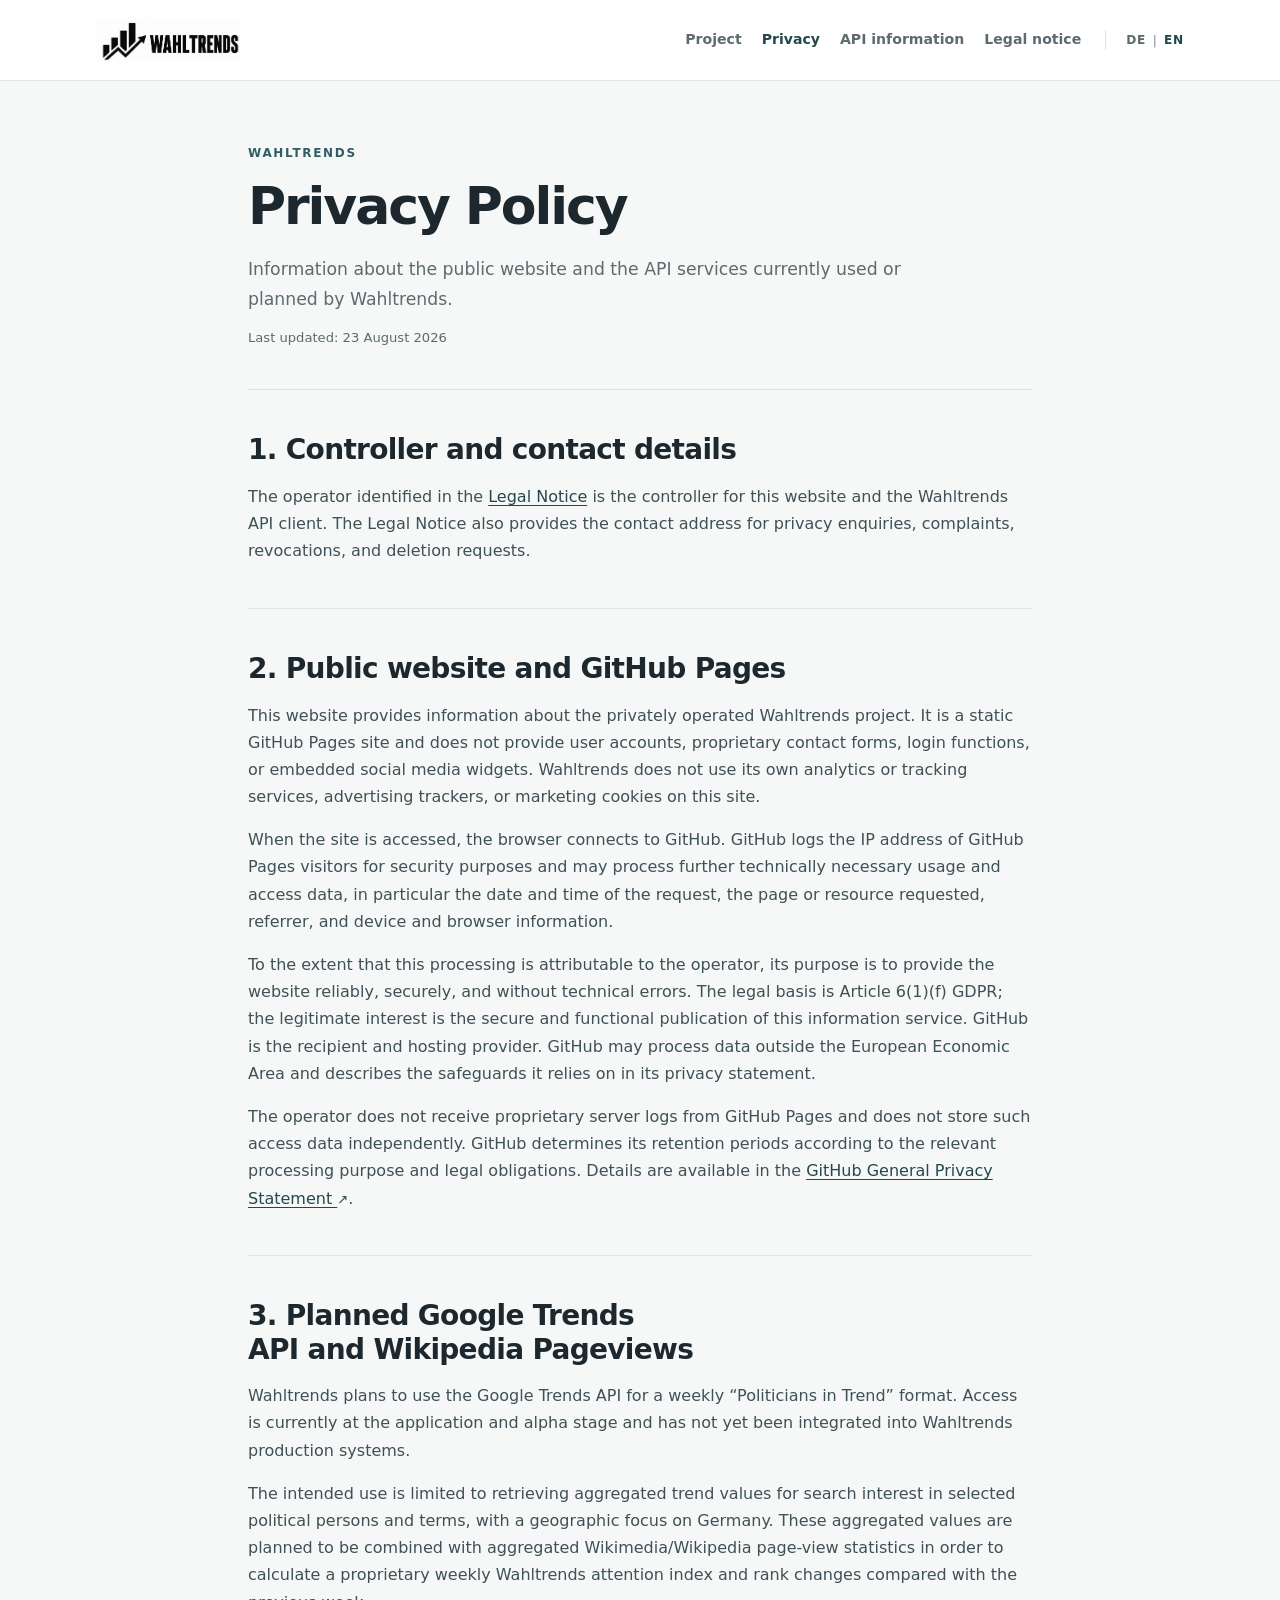
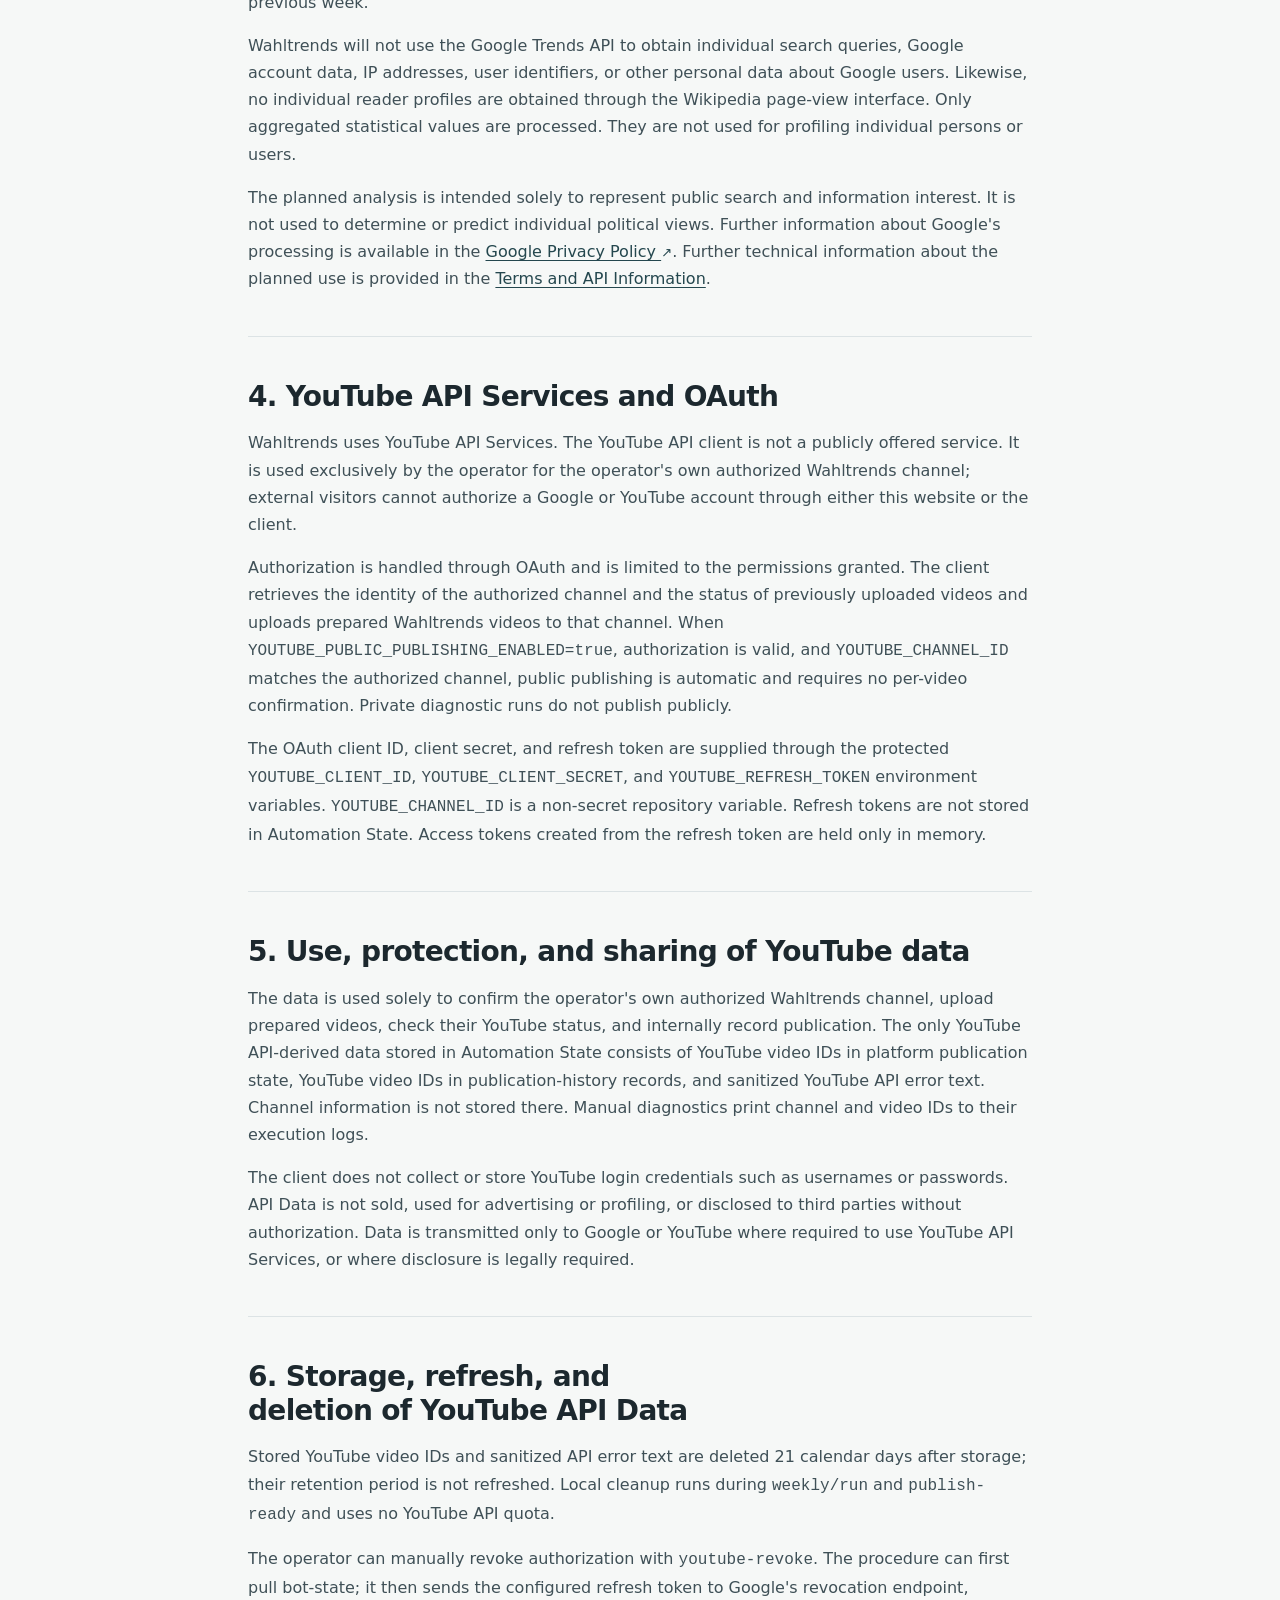
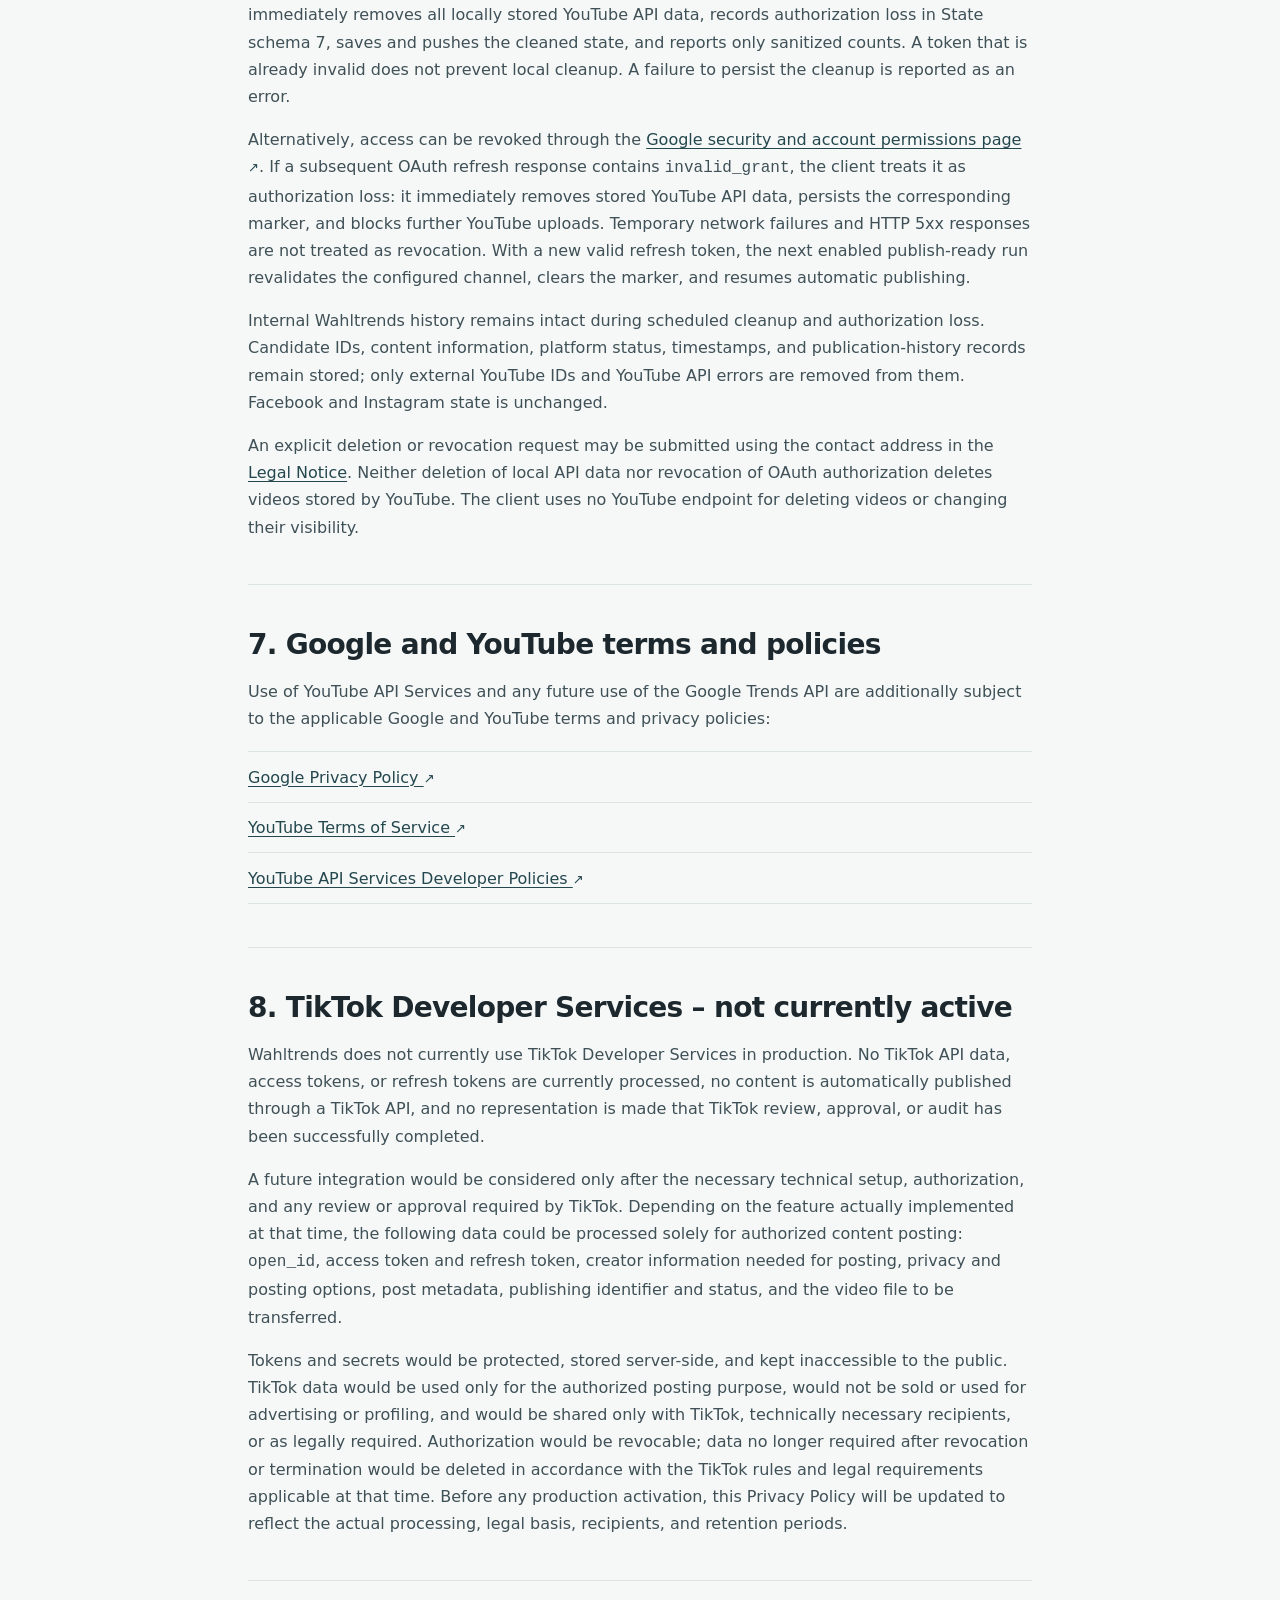
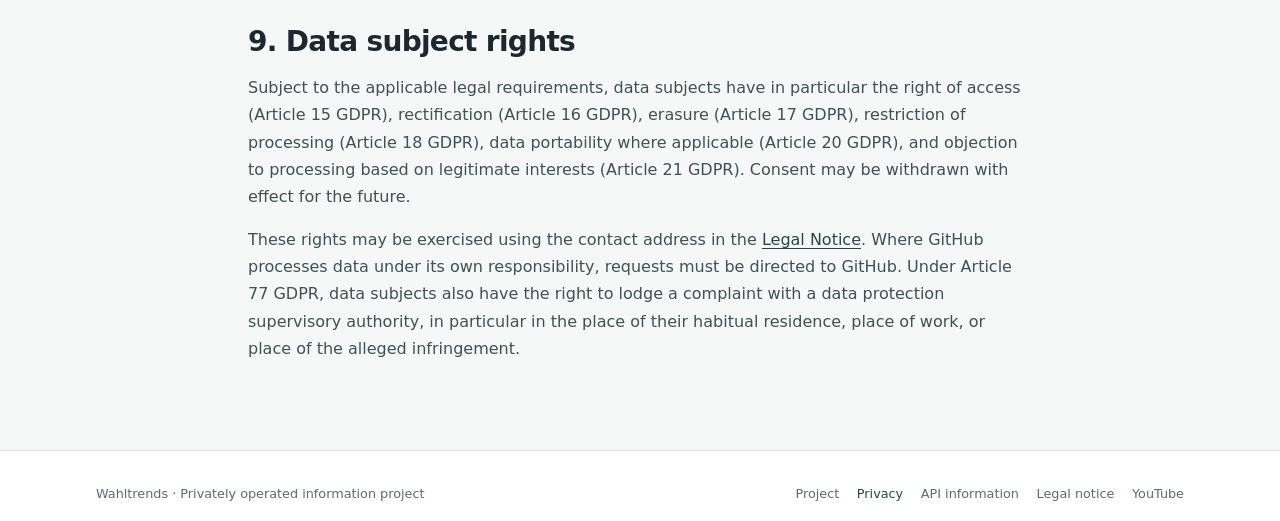
<file: en/privacy.html>
<!doctype html>
<html lang="en">
<head>
  <meta charset="utf-8">
  <meta name="viewport" content="width=device-width, initial-scale=1">
  <meta name="robots" content="noindex, nofollow, noarchive, nosnippet">
  <meta name="googlebot" content="noindex, nofollow, noarchive, nosnippet">
  <meta name="description" content="Wahltrends Privacy Policy covering the website and the API services currently used or planned by Wahltrends.">
  <title>Privacy Policy | Wahltrends</title>
  <link rel="stylesheet" href="../style.css">
</head>
<body>
  <a class="skip-link" href="#content">Skip to content</a>
  <header class="site-header">
    <div class="header-inner">
      <a class="brand" href="index.html" aria-label="Wahltrends – homepage"><img src="../assets/logo.png?v=70850fd99919" alt="Wahltrends"></a>
      <div class="header-tools">
        <nav class="nav-links" aria-label="Main navigation">
          <a href="index.html">Project</a><a href="privacy.html" aria-current="page">Privacy</a><a href="terms.html">API information</a><a href="legal-notice.html">Legal notice</a>
        </nav>
        <nav class="language-switch" aria-label="Language">
          <a href="../privacy.html" lang="de" hreflang="de">DE</a><span aria-hidden="true">|</span><a href="privacy.html" lang="en" aria-current="page">EN</a>
        </nav>
      </div>
    </div>
  </header>

  <main id="content" class="page page-main document">
    <header class="document-header">
      <p class="eyebrow">Wahltrends</p>
      <h1>Privacy Policy</h1>
      <p class="document-intro">Information about the public website and the API services currently used or planned by Wahltrends.</p>
      <p class="updated">Last updated: 23 August 2026</p>
    </header>

    <div class="document-content">
      <section>
        <h2>1. Controller and contact details</h2>
        <p>The operator identified in the <a href="legal-notice.html">Legal Notice</a> is the controller for this website and the Wahltrends API client. The Legal Notice also provides the contact address for privacy enquiries, complaints, revocations, and deletion requests.</p>
      </section>

      <section>
        <h2>2. Public website and GitHub Pages</h2>
        <p>This website provides information about the privately operated Wahltrends project. It is a static GitHub Pages site and does not provide user accounts, proprietary contact forms, login functions, or embedded social media widgets. Wahltrends does not use its own analytics or tracking services, advertising trackers, or marketing cookies on this site.</p>
        <p>When the site is accessed, the browser connects to GitHub. GitHub logs the IP address of GitHub Pages visitors for security purposes and may process further technically necessary usage and access data, in particular the date and time of the request, the page or resource requested, referrer, and device and browser information.</p>
        <p>To the extent that this processing is attributable to the operator, its purpose is to provide the website reliably, securely, and without technical errors. The legal basis is Article 6(1)(f) GDPR; the legitimate interest is the secure and functional publication of this information service. GitHub is the recipient and hosting provider. GitHub may process data outside the European Economic Area and describes the safeguards it relies on in its privacy statement.</p>
        <p>The operator does not receive proprietary server logs from GitHub Pages and does not store such access data independently. GitHub determines its retention periods according to the relevant processing purpose and legal obligations. Details are available in the <a href="https://docs.github.com/en/site-policy/privacy-policies/github-general-privacy-statement" target="_blank" rel="noopener noreferrer">GitHub General Privacy Statement <span class="external" aria-hidden="true">↗</span></a>.</p>
      </section>

      <section>
        <h2>3. Planned Google Trends API and Wikipedia Pageviews</h2>
        <p>Wahltrends plans to use the Google Trends API for a weekly “Politicians in Trend” format. Access is currently at the application and alpha stage and has not yet been integrated into Wahltrends production systems.</p>
        <p>The intended use is limited to retrieving aggregated trend values for search interest in selected political persons and terms, with a geographic focus on Germany. These aggregated values are planned to be combined with aggregated Wikimedia/Wikipedia page-view statistics in order to calculate a proprietary weekly Wahltrends attention index and rank changes compared with the previous week.</p>
        <p>Wahltrends will not use the Google Trends API to obtain individual search queries, Google account data, IP addresses, user identifiers, or other personal data about Google users. Likewise, no individual reader profiles are obtained through the Wikipedia page-view interface. Only aggregated statistical values are processed. They are not used for profiling individual persons or users.</p>
        <p>The planned analysis is intended solely to represent public search and information interest. It is not used to determine or predict individual political views. Further information about Google's processing is available in the <a href="https://policies.google.com/privacy" target="_blank" rel="noopener noreferrer">Google Privacy Policy <span class="external" aria-hidden="true">↗</span></a>. Further technical information about the planned use is provided in the <a href="terms.html">Terms and API Information</a>.</p>
      </section>

      <section>
        <h2>4. YouTube API Services and OAuth</h2>
        <p>Wahltrends uses YouTube API Services. The YouTube API client is not a publicly offered service. It is used exclusively by the operator for the operator's own authorized Wahltrends channel; external visitors cannot authorize a Google or YouTube account through either this website or the client.</p>
        <p>Authorization is handled through OAuth and is limited to the permissions granted. The client retrieves the identity of the authorized channel and the status of previously uploaded videos and uploads prepared Wahltrends videos to that channel. When <code>YOUTUBE_PUBLIC_PUBLISHING_ENABLED=true</code>, authorization is valid, and <code>YOUTUBE_CHANNEL_ID</code> matches the authorized channel, public publishing is automatic and requires no per-video confirmation. Private diagnostic runs do not publish publicly.</p>
        <p>The OAuth client ID, client secret, and refresh token are supplied through the protected <code>YOUTUBE_CLIENT_ID</code>, <code>YOUTUBE_CLIENT_SECRET</code>, and <code>YOUTUBE_REFRESH_TOKEN</code> environment variables. <code>YOUTUBE_CHANNEL_ID</code> is a non-secret repository variable. Refresh tokens are not stored in Automation State. Access tokens created from the refresh token are held only in memory.</p>
      </section>

      <section>
        <h2>5. Use, protection, and sharing of YouTube data</h2>
        <p>The data is used solely to confirm the operator's own authorized Wahltrends channel, upload prepared videos, check their YouTube status, and internally record publication. The only YouTube API-derived data stored in Automation State consists of YouTube video IDs in platform publication state, YouTube video IDs in publication-history records, and sanitized YouTube API error text. Channel information is not stored there. Manual diagnostics print channel and video IDs to their execution logs.</p>
        <p>The client does not collect or store YouTube login credentials such as usernames or passwords. API Data is not sold, used for advertising or profiling, or disclosed to third parties without authorization. Data is transmitted only to Google or YouTube where required to use YouTube API Services, or where disclosure is legally required.</p>
      </section>

      <section>
        <h2>6. Storage, refresh, and deletion of YouTube API Data</h2>
        <p>Stored YouTube video IDs and sanitized API error text are deleted 21 calendar days after storage; their retention period is not refreshed. Local cleanup runs during <code>weekly/run</code> and <code>publish-ready</code> and uses no YouTube API quota.</p>
        <p>The operator can manually revoke authorization with <code>youtube-revoke</code>. The procedure can first pull bot-state; it then sends the configured refresh token to Google's revocation endpoint, immediately removes all locally stored YouTube API data, records authorization loss in State schema 7, saves and pushes the cleaned state, and reports only sanitized counts. A token that is already invalid does not prevent local cleanup. A failure to persist the cleanup is reported as an error.</p>
        <p>Alternatively, access can be revoked through the <a href="https://security.google.com/settings/security/permissions" target="_blank" rel="noopener noreferrer">Google security and account permissions page <span class="external" aria-hidden="true">↗</span></a>. If a subsequent OAuth refresh response contains <code>invalid_grant</code>, the client treats it as authorization loss: it immediately removes stored YouTube API data, persists the corresponding marker, and blocks further YouTube uploads. Temporary network failures and HTTP 5xx responses are not treated as revocation. With a new valid refresh token, the next enabled publish-ready run revalidates the configured channel, clears the marker, and resumes automatic publishing.</p>
        <p>Internal Wahltrends history remains intact during scheduled cleanup and authorization loss. Candidate IDs, content information, platform status, timestamps, and publication-history records remain stored; only external YouTube IDs and YouTube API errors are removed from them. Facebook and Instagram state is unchanged.</p>
        <p>An explicit deletion or revocation request may be submitted using the contact address in the <a href="legal-notice.html">Legal Notice</a>. Neither deletion of local API data nor revocation of OAuth authorization deletes videos stored by YouTube. The client uses no YouTube endpoint for deleting videos or changing their visibility.</p>
      </section>

      <section>
        <h2>7. Google and YouTube terms and policies</h2>
        <p>Use of YouTube API Services and any future use of the Google Trends API are additionally subject to the applicable Google and YouTube terms and privacy policies:</p>
        <ul class="link-list">
          <li><a href="https://policies.google.com/privacy" target="_blank" rel="noopener noreferrer">Google Privacy Policy <span class="external" aria-hidden="true">↗</span></a></li>
          <li><a href="https://www.youtube.com/t/terms" target="_blank" rel="noopener noreferrer">YouTube Terms of Service <span class="external" aria-hidden="true">↗</span></a></li>
          <li><a href="https://developers.google.com/youtube/terms/developer-policies" target="_blank" rel="noopener noreferrer">YouTube API Services Developer Policies <span class="external" aria-hidden="true">↗</span></a></li>
        </ul>
      </section>

      <section>
        <h2>8. TikTok Developer Services – not currently active</h2>
        <p>Wahltrends does not currently use TikTok Developer Services in production. No TikTok API data, access tokens, or refresh tokens are currently processed, no content is automatically published through a TikTok API, and no representation is made that TikTok review, approval, or audit has been successfully completed.</p>
        <p>A future integration would be considered only after the necessary technical setup, authorization, and any review or approval required by TikTok. Depending on the feature actually implemented at that time, the following data could be processed solely for authorized content posting: <code>open_id</code>, access token and refresh token, creator information needed for posting, privacy and posting options, post metadata, publishing identifier and status, and the video file to be transferred.</p>
        <p>Tokens and secrets would be protected, stored server-side, and kept inaccessible to the public. TikTok data would be used only for the authorized posting purpose, would not be sold or used for advertising or profiling, and would be shared only with TikTok, technically necessary recipients, or as legally required. Authorization would be revocable; data no longer required after revocation or termination would be deleted in accordance with the TikTok rules and legal requirements applicable at that time. Before any production activation, this Privacy Policy will be updated to reflect the actual processing, legal basis, recipients, and retention periods.</p>
      </section>

      <section>
        <h2>9. Data subject rights</h2>
        <p>Subject to the applicable legal requirements, data subjects have in particular the right of access (Article 15 GDPR), rectification (Article 16 GDPR), erasure (Article 17 GDPR), restriction of processing (Article 18 GDPR), data portability where applicable (Article 20 GDPR), and objection to processing based on legitimate interests (Article 21 GDPR). Consent may be withdrawn with effect for the future.</p>
        <p>These rights may be exercised using the contact address in the <a href="legal-notice.html">Legal Notice</a>. Where GitHub processes data under its own responsibility, requests must be directed to GitHub. Under Article 77 GDPR, data subjects also have the right to lodge a complaint with a data protection supervisory authority, in particular in the place of their habitual residence, place of work, or place of the alleged infringement.</p>
      </section>
    </div>
  </main>

  <footer class="site-footer">
    <div class="site-footer-inner page">
      <p>Wahltrends · Privately operated information project</p>
      <nav class="footer-links" aria-label="Footer navigation">
        <a href="index.html">Project</a><a href="privacy.html" aria-current="page">Privacy</a><a href="terms.html">API information</a><a href="legal-notice.html">Legal notice</a><a href="https://www.youtube.com/@Wahltrends" target="_blank" rel="noopener noreferrer">YouTube</a>
      </nav>
    </div>
  </footer>
</body>
</html>
</file>
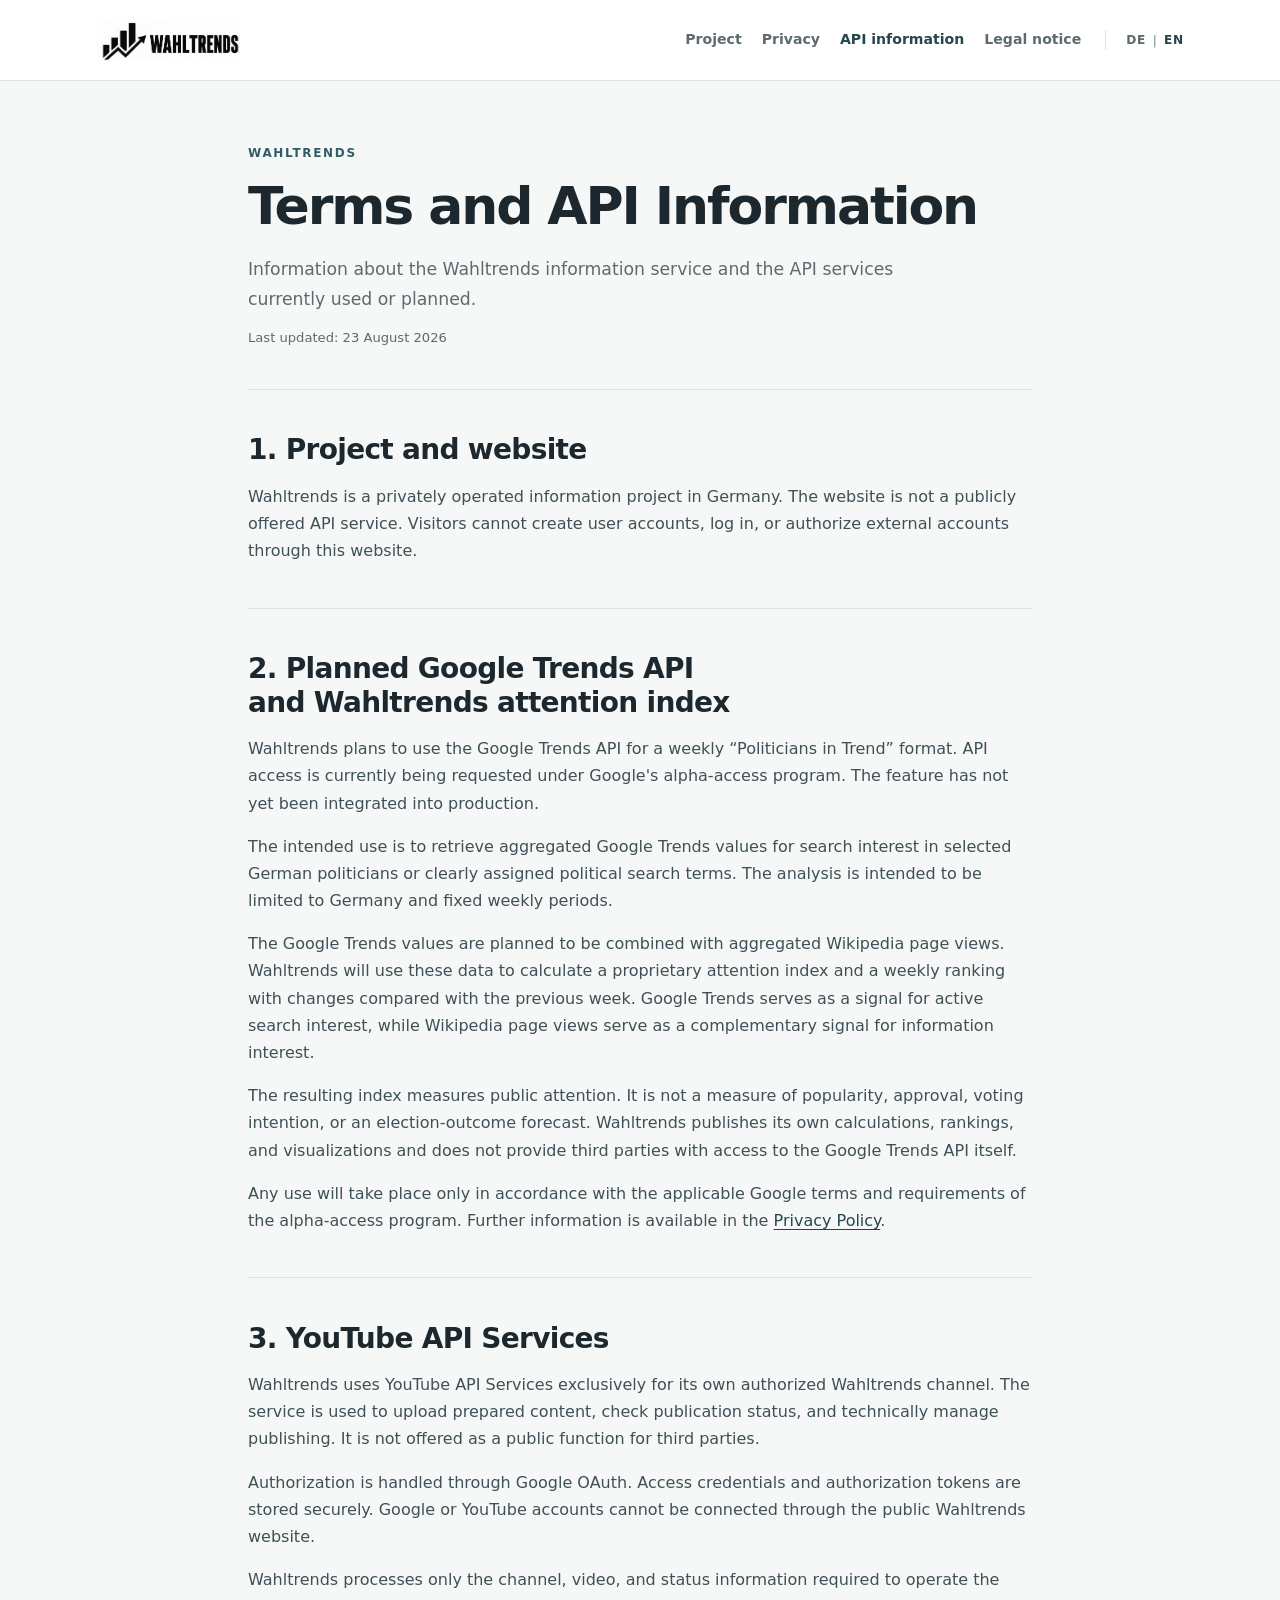
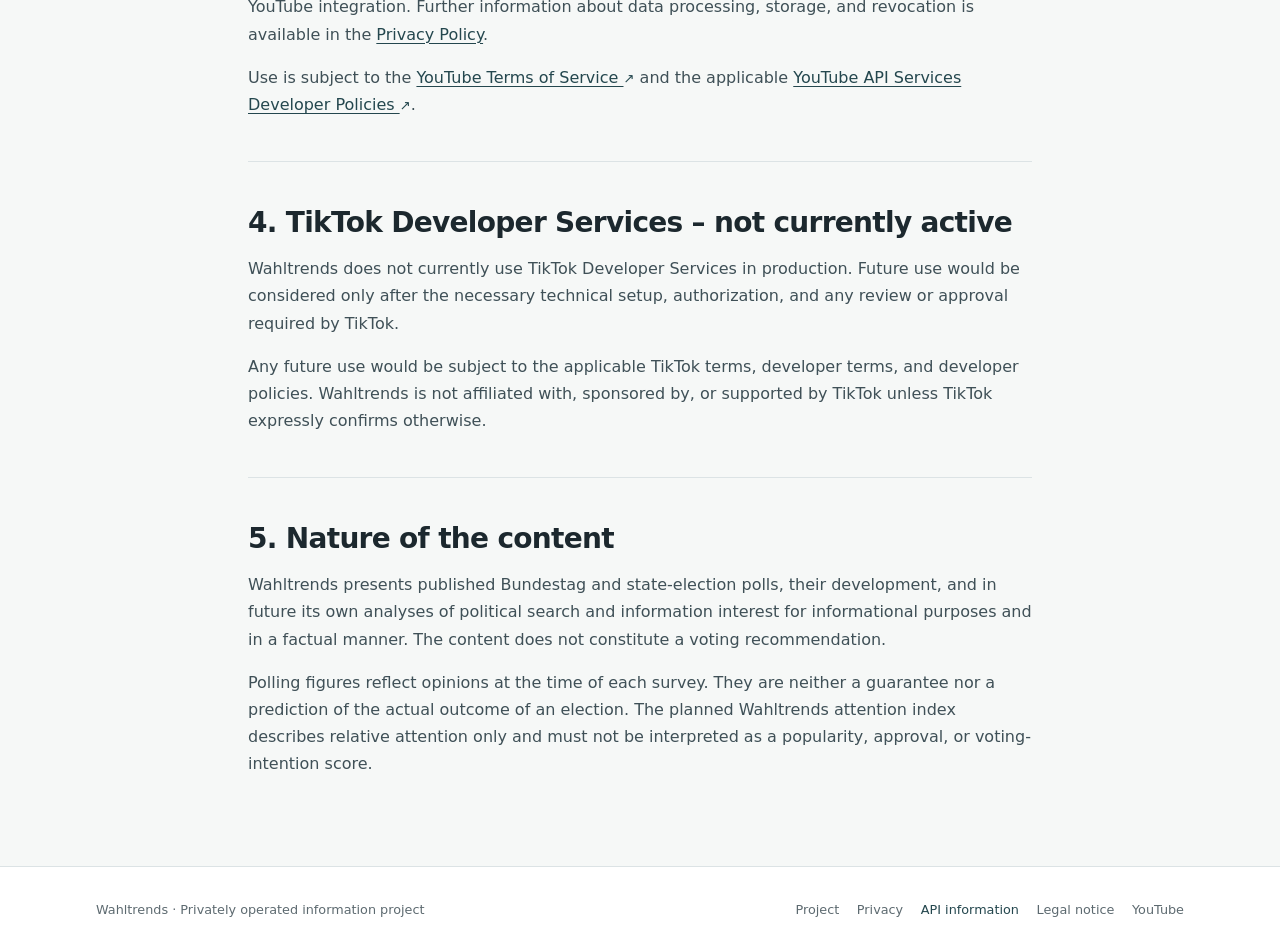
<file: en/terms.html>
<!doctype html>
<html lang="en">
<head>
  <meta charset="utf-8">
  <meta name="viewport" content="width=device-width, initial-scale=1">
  <meta name="robots" content="noindex, nofollow, noarchive, nosnippet">
  <meta name="googlebot" content="noindex, nofollow, noarchive, nosnippet">
  <meta name="description" content="Terms and API information for Wahltrends covering YouTube, the planned Google Trends API, and a possible future TikTok integration.">
  <title>Terms and API Information | Wahltrends</title>
  <link rel="stylesheet" href="../style.css">
</head>
<body>
  <a class="skip-link" href="#content">Skip to content</a>
  <header class="site-header">
    <div class="header-inner">
      <a class="brand" href="index.html" aria-label="Wahltrends – homepage"><img src="../assets/logo.png?v=70850fd99919" alt="Wahltrends"></a>
      <div class="header-tools">
        <nav class="nav-links" aria-label="Main navigation">
          <a href="index.html">Project</a><a href="privacy.html">Privacy</a><a href="terms.html" aria-current="page">API information</a><a href="legal-notice.html">Legal notice</a>
        </nav>
        <nav class="language-switch" aria-label="Language">
          <a href="../terms.html" lang="de" hreflang="de">DE</a><span aria-hidden="true">|</span><a href="terms.html" lang="en" aria-current="page">EN</a>
        </nav>
      </div>
    </div>
  </header>

  <main id="content" class="page page-main document">
    <header class="document-header">
      <p class="eyebrow">Wahltrends</p>
      <h1>Terms and API Information</h1>
      <p class="document-intro">Information about the Wahltrends information service and the API services currently used or planned.</p>
      <p class="updated">Last updated: 23 August 2026</p>
    </header>

    <div class="document-content">
      <section>
        <h2>1. Project and website</h2>
        <p>Wahltrends is a privately operated information project in Germany. The website is not a publicly offered API service. Visitors cannot create user accounts, log in, or authorize external accounts through this website.</p>
      </section>

      <section>
        <h2>2. Planned Google Trends API and Wahltrends attention index</h2>
        <p>Wahltrends plans to use the Google Trends API for a weekly “Politicians in Trend” format. API access is currently being requested under Google's alpha-access program. The feature has not yet been integrated into production.</p>
        <p>The intended use is to retrieve aggregated Google Trends values for search interest in selected German politicians or clearly assigned political search terms. The analysis is intended to be limited to Germany and fixed weekly periods.</p>
        <p>The Google Trends values are planned to be combined with aggregated Wikipedia page views. Wahltrends will use these data to calculate a proprietary attention index and a weekly ranking with changes compared with the previous week. Google Trends serves as a signal for active search interest, while Wikipedia page views serve as a complementary signal for information interest.</p>
        <p>The resulting index measures public attention. It is not a measure of popularity, approval, voting intention, or an election-outcome forecast. Wahltrends publishes its own calculations, rankings, and visualizations and does not provide third parties with access to the Google Trends API itself.</p>
        <p>Any use will take place only in accordance with the applicable Google terms and requirements of the alpha-access program. Further information is available in the <a href="privacy.html">Privacy Policy</a>.</p>
      </section>

      <section>
        <h2>3. YouTube API Services</h2>
        <p>Wahltrends uses YouTube API Services exclusively for its own authorized Wahltrends channel. The service is used to upload prepared content, check publication status, and technically manage publishing. It is not offered as a public function for third parties.</p>
        <p>Authorization is handled through Google OAuth. Access credentials and authorization tokens are stored securely. Google or YouTube accounts cannot be connected through the public Wahltrends website.</p>
        <p>Wahltrends processes only the channel, video, and status information required to operate the YouTube integration. Further information about data processing, storage, and revocation is available in the <a href="privacy.html">Privacy Policy</a>.</p>
        <p>Use is subject to the <a href="https://www.youtube.com/t/terms" target="_blank" rel="noopener noreferrer">YouTube Terms of Service <span class="external" aria-hidden="true">↗</span></a> and the applicable <a href="https://developers.google.com/youtube/terms/developer-policies" target="_blank" rel="noopener noreferrer">YouTube API Services Developer Policies <span class="external" aria-hidden="true">↗</span></a>.</p>
      </section>

      <section>
        <h2>4. TikTok Developer Services – not currently active</h2>
        <p>Wahltrends does not currently use TikTok Developer Services in production. Future use would be considered only after the necessary technical setup, authorization, and any review or approval required by TikTok.</p>
        <p>Any future use would be subject to the applicable TikTok terms, developer terms, and developer policies. Wahltrends is not affiliated with, sponsored by, or supported by TikTok unless TikTok expressly confirms otherwise.</p>
      </section>

      <section>
        <h2>5. Nature of the content</h2>
        <p>Wahltrends presents published Bundestag and state-election polls, their development, and in future its own analyses of political search and information interest for informational purposes and in a factual manner. The content does not constitute a voting recommendation.</p>
        <p>Polling figures reflect opinions at the time of each survey. They are neither a guarantee nor a prediction of the actual outcome of an election. The planned Wahltrends attention index describes relative attention only and must not be interpreted as a popularity, approval, or voting-intention score.</p>
      </section>
    </div>
  </main>

  <footer class="site-footer">
    <div class="site-footer-inner page">
      <p>Wahltrends · Privately operated information project</p>
      <nav class="footer-links" aria-label="Footer navigation">
        <a href="index.html">Project</a><a href="privacy.html">Privacy</a><a href="terms.html" aria-current="page">API information</a><a href="legal-notice.html">Legal notice</a><a href="https://www.youtube.com/@Wahltrends" target="_blank" rel="noopener noreferrer">YouTube</a>
      </nav>
    </div>
  </footer>
</body>
</html>
</file>
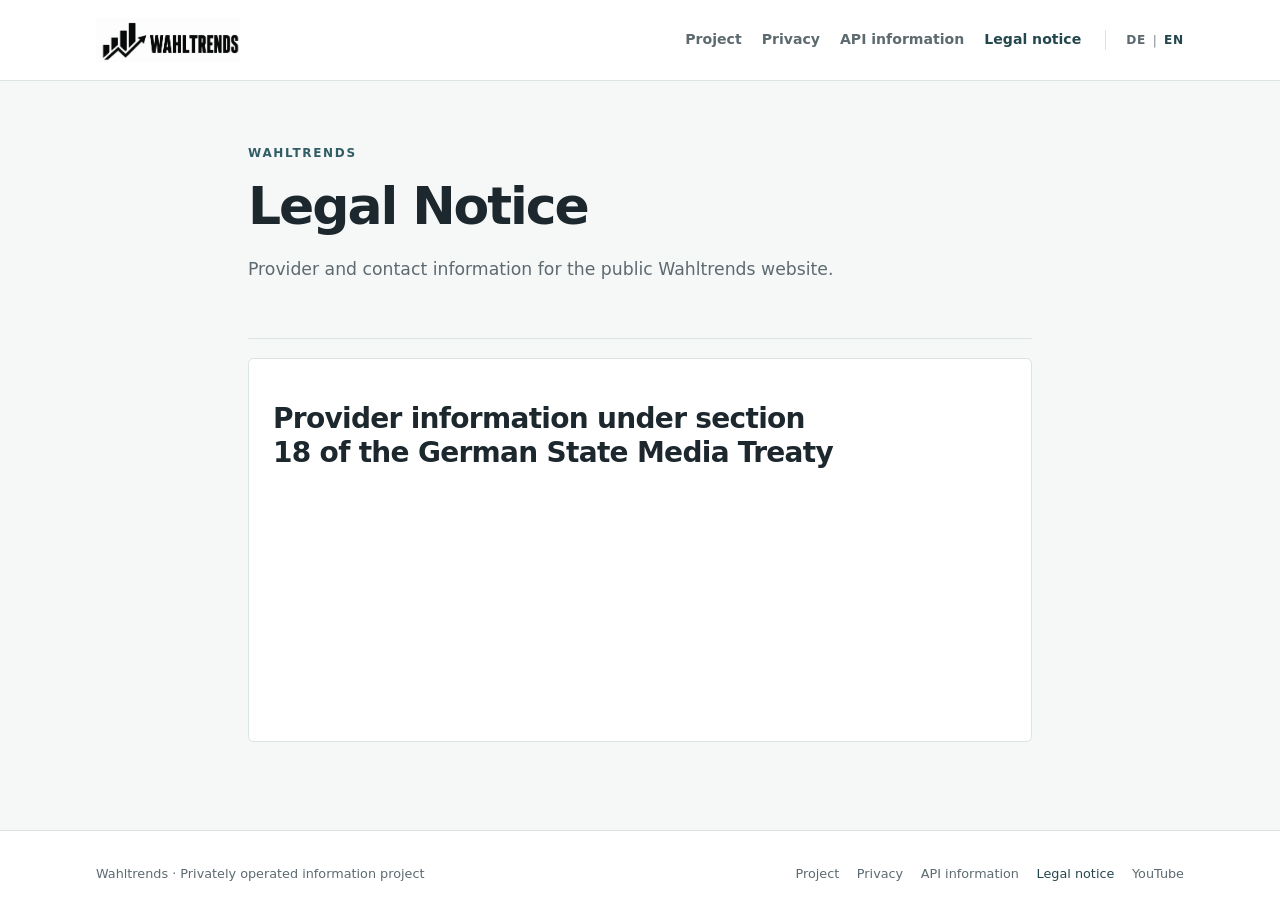
<file: templates/legal-notice.template.html>
<!doctype html>
<html lang="en">
<head>
  <meta charset="utf-8">
  <meta name="viewport" content="width=device-width, initial-scale=1">
  <meta name="robots" content="noindex, nofollow, noarchive, nosnippet">
  <meta name="googlebot" content="noindex, nofollow, noarchive, nosnippet">
  <meta name="description" content="Legal notice and provider information for Wahltrends.">
  <title>Legal Notice | Wahltrends</title>
  <link rel="stylesheet" href="../style.css">
</head>
<body>
  <a class="skip-link" href="#content">Skip to content</a>
  <header class="site-header">
    <div class="header-inner">
      <a class="brand" href="index.html" aria-label="Wahltrends – homepage"><img src="../assets/logo.png?v=70850fd99919" alt="Wahltrends"></a>
      <div class="header-tools">
        <nav class="nav-links" aria-label="Main navigation">
          <a href="index.html">Project</a><a href="privacy.html">Privacy</a><a href="terms.html">API information</a><a href="legal-notice.html" aria-current="page">Legal notice</a>
        </nav>
        <nav class="language-switch" aria-label="Language">
          <a href="../impressum.html" lang="de" hreflang="de">DE</a><span aria-hidden="true">|</span><a href="legal-notice.html" lang="en" aria-current="page">EN</a>
        </nav>
      </div>
    </div>
  </header>

  <main id="content" class="page page-main document">
    <header class="document-header">
      <p class="eyebrow">Wahltrends</p>
      <h1>Legal Notice</h1>
      <p class="document-intro">Provider and contact information for the public Wahltrends website.</p>
    </header>

    <div class="document-content">
      <section class="legal-contact" data-nosnippet>
        <h2>Provider information under section 18 of the German State Media Treaty</h2>
        <iframe
          class="legal-contact-frame"
          src="https://wahltrends.duckdns.org/legal/contact.html"
          title="Provider and contact information"
          loading="eager"
          scrolling="no"
          referrerpolicy="no-referrer"
          style="display:block;width:100%;height:14.5rem;border:0;overflow:hidden;background:transparent"></iframe>
      </section>
    </div>
  </main>

  <footer class="site-footer">
    <div class="site-footer-inner page">
      <p>Wahltrends · Privately operated information project</p>
      <nav class="footer-links" aria-label="Footer navigation">
        <a href="index.html">Project</a><a href="privacy.html">Privacy</a><a href="terms.html">API information</a><a href="legal-notice.html" aria-current="page">Legal notice</a><a href="https://www.youtube.com/@Wahltrends" target="_blank" rel="noopener noreferrer">YouTube</a>
      </nav>
    </div>
  </footer>
</body>
</html>
</file>
<file: style.css>
:root {
  --ink: #1c282e;
  --muted: #5d6a70;
  --line: #dce3e5;
  --paper: #f6f8f7;
  --surface: #ffffff;
  --accent: #315d65;
  --accent-dark: #24474e;
  --accent-soft: #edf3f3;
  --max-width: 68rem;
}

* { box-sizing: border-box; }
html { scroll-behavior: smooth; }

body {
  margin: 0;
  color: var(--ink);
  background: var(--paper);
  font-family: ui-sans-serif, system-ui, -apple-system, BlinkMacSystemFont, "Segoe UI", sans-serif;
  font-size: 1rem;
  line-height: 1.7;
  -webkit-font-smoothing: antialiased;
}

a {
  color: var(--accent-dark);
  text-decoration-thickness: .08em;
  text-underline-offset: .2em;
}

a:hover { color: var(--accent); }
a:focus-visible { outline: 3px solid rgba(49, 93, 101, .3); outline-offset: 3px; border-radius: .15rem; }

.skip-link {
  position: fixed;
  z-index: 20;
  top: .5rem;
  left: .5rem;
  padding: .6rem .8rem;
  background: var(--ink);
  color: #fff;
  transform: translateY(-150%);
}

.skip-link:focus { color: #fff; transform: translateY(0); }
.page, .header-inner { width: min(calc(100% - 2.5rem), var(--max-width)); margin-inline: auto; }

.site-header {
  border-bottom: 1px solid var(--line);
  background: var(--surface);
}

.header-inner {
  display: flex;
  align-items: center;
  justify-content: space-between;
  gap: 2rem;
  min-height: 5rem;
}

.brand { display: inline-flex; flex: 0 0 auto; color: var(--ink); text-decoration: none; }
.brand:hover { color: var(--ink); }
.brand img { display: block; width: 9rem; height: auto; max-height: 3.45rem; object-fit: contain; }

.header-tools {
  display: flex;
  align-items: center;
  justify-content: flex-end;
  gap: 1.5rem;
}

.nav-links, .language-switch, .footer-links {
  display: flex;
  flex-wrap: wrap;
  align-items: center;
}

.nav-links { gap: .55rem 1.25rem; font-size: .88rem; font-weight: 650; }
.nav-links a, .language-switch a, .footer-links a { color: var(--muted); text-decoration: none; }
.nav-links a:hover, .nav-links a[aria-current="page"], .language-switch a:hover, .language-switch a[aria-current="page"], .footer-links a:hover, .footer-links a[aria-current="page"] { color: var(--accent-dark); }

.language-switch {
  gap: .4rem;
  padding-left: 1.25rem;
  border-left: 1px solid var(--line);
  color: #9aa4a8;
  font-size: .76rem;
  font-weight: 750;
  letter-spacing: .06em;
}

.page-main { padding-block: 4rem 5.5rem; }

.intro {
  max-width: 51rem;
  padding-bottom: 3rem;
  border-bottom: 1px solid var(--line);
}

.eyebrow {
  margin: 0 0 .8rem;
  color: var(--accent);
  font-size: .75rem;
  font-weight: 750;
  letter-spacing: .14em;
  line-height: 1.4;
  text-transform: uppercase;
}

h1, h2, h3 { margin-top: 0; color: var(--ink); line-height: 1.2; text-wrap: balance; }
h1 { margin-bottom: 1.15rem; font-size: clamp(2.35rem, 5vw, 3.6rem); font-weight: 720; letter-spacing: -.04em; }
h2 { margin-bottom: 1rem; font-size: clamp(1.45rem, 3vw, 2rem); font-weight: 700; letter-spacing: -.025em; }
h3 { margin-bottom: .55rem; font-size: 1.05rem; }
p { margin-top: 0; }

.lede { margin-bottom: 0; color: var(--muted); font-size: clamp(1.08rem, 2vw, 1.22rem); }
.info-grid { display: grid; grid-template-columns: repeat(2, minmax(0, 1fr)); gap: 3.5rem; padding-block: 3.5rem; }
.info-block p, .document-content { color: #3f5057; }

.plain-list { margin: 0; padding: 0; list-style: none; }
.plain-list li { position: relative; margin-top: .5rem; padding-left: 1.15rem; color: #3f5057; }
.plain-list li::before { position: absolute; top: .67rem; left: 0; width: .35rem; height: .35rem; border-radius: 50%; background: var(--accent); content: ""; }

.notice {
  max-width: 51rem;
  padding: 1.4rem 1.5rem;
  border: 1px solid #ccd9db;
  border-radius: .35rem;
  background: var(--accent-soft);
}

.notice h2 { margin-bottom: .55rem; font-size: 1.12rem; }
.notice p:last-child { margin-bottom: 0; }
.channel-link { margin-top: 1.5rem; font-size: .9rem; font-weight: 650; }
.external { display: inline-block; font-size: .82em; text-decoration: none; }

.document { max-width: 49rem; }
.document-header { padding-bottom: 2.5rem; border-bottom: 1px solid var(--line); }
.document-header h1 { font-size: clamp(2.2rem, 5vw, 3.25rem); }
.document-intro { max-width: 44rem; margin-bottom: .8rem; color: var(--muted); font-size: 1.08rem; }
.updated { margin: 0; color: var(--muted); font-size: .82rem; }

.document-content section { scroll-margin-top: 1rem; padding-top: 2.7rem; }
.document-content section + section { margin-top: 2.7rem; border-top: 1px solid var(--line); }
.document-content h2 { font-size: clamp(1.35rem, 3vw, 1.75rem); }
.document-content p:last-child { margin-bottom: 0; }

.link-list { margin: 1.2rem 0 0; padding: 0; list-style: none; }
.link-list li { padding: .7rem 0; border-bottom: 1px solid var(--line); }
.link-list li:first-child { border-top: 1px solid var(--line); }

.legal-contact {
  margin-top: 1.2rem;
  padding: 1.5rem;
  border: 1px solid var(--line);
  border-radius: .35rem;
  background: var(--surface);
}

.legal-contact h2, .legal-contact h3 { color: var(--ink); }
.legal-contact h3 { margin-top: 1.5rem; }

.legal-contact-frame {
  display: block;
  width: 100%;
  height: 14.5rem;
  border: 0;
  overflow: hidden;
  background: transparent;
}

.site-footer { border-top: 1px solid var(--line); background: var(--surface); }
.site-footer-inner { display: flex; justify-content: space-between; gap: 2rem; align-items: center; padding-block: 2rem; color: var(--muted); font-size: .8rem; }
.site-footer p { margin: 0; }
.footer-links { justify-content: flex-end; gap: .45rem 1.1rem; }

@media (max-width: 49rem) {
  .header-inner { align-items: flex-start; flex-direction: column; gap: .7rem; padding-block: .9rem; }
  .header-tools { width: 100%; justify-content: space-between; gap: 1rem; }
  .info-grid { grid-template-columns: 1fr; gap: 2rem; }
}

@media (max-width: 35rem) {
  .page, .header-inner { width: min(calc(100% - 2rem), var(--max-width)); }
  .header-tools { align-items: flex-start; flex-direction: column-reverse; }
  .language-switch { padding: 0; border-left: 0; }
  .page-main { padding-block: 3rem 4rem; }
  .info-grid { padding-block: 2.75rem; }
  .site-footer-inner { align-items: flex-start; flex-direction: column; }
  .footer-links { justify-content: flex-start; }
}

@media (prefers-reduced-motion: reduce) {
  html { scroll-behavior: auto; }
}
</file>
